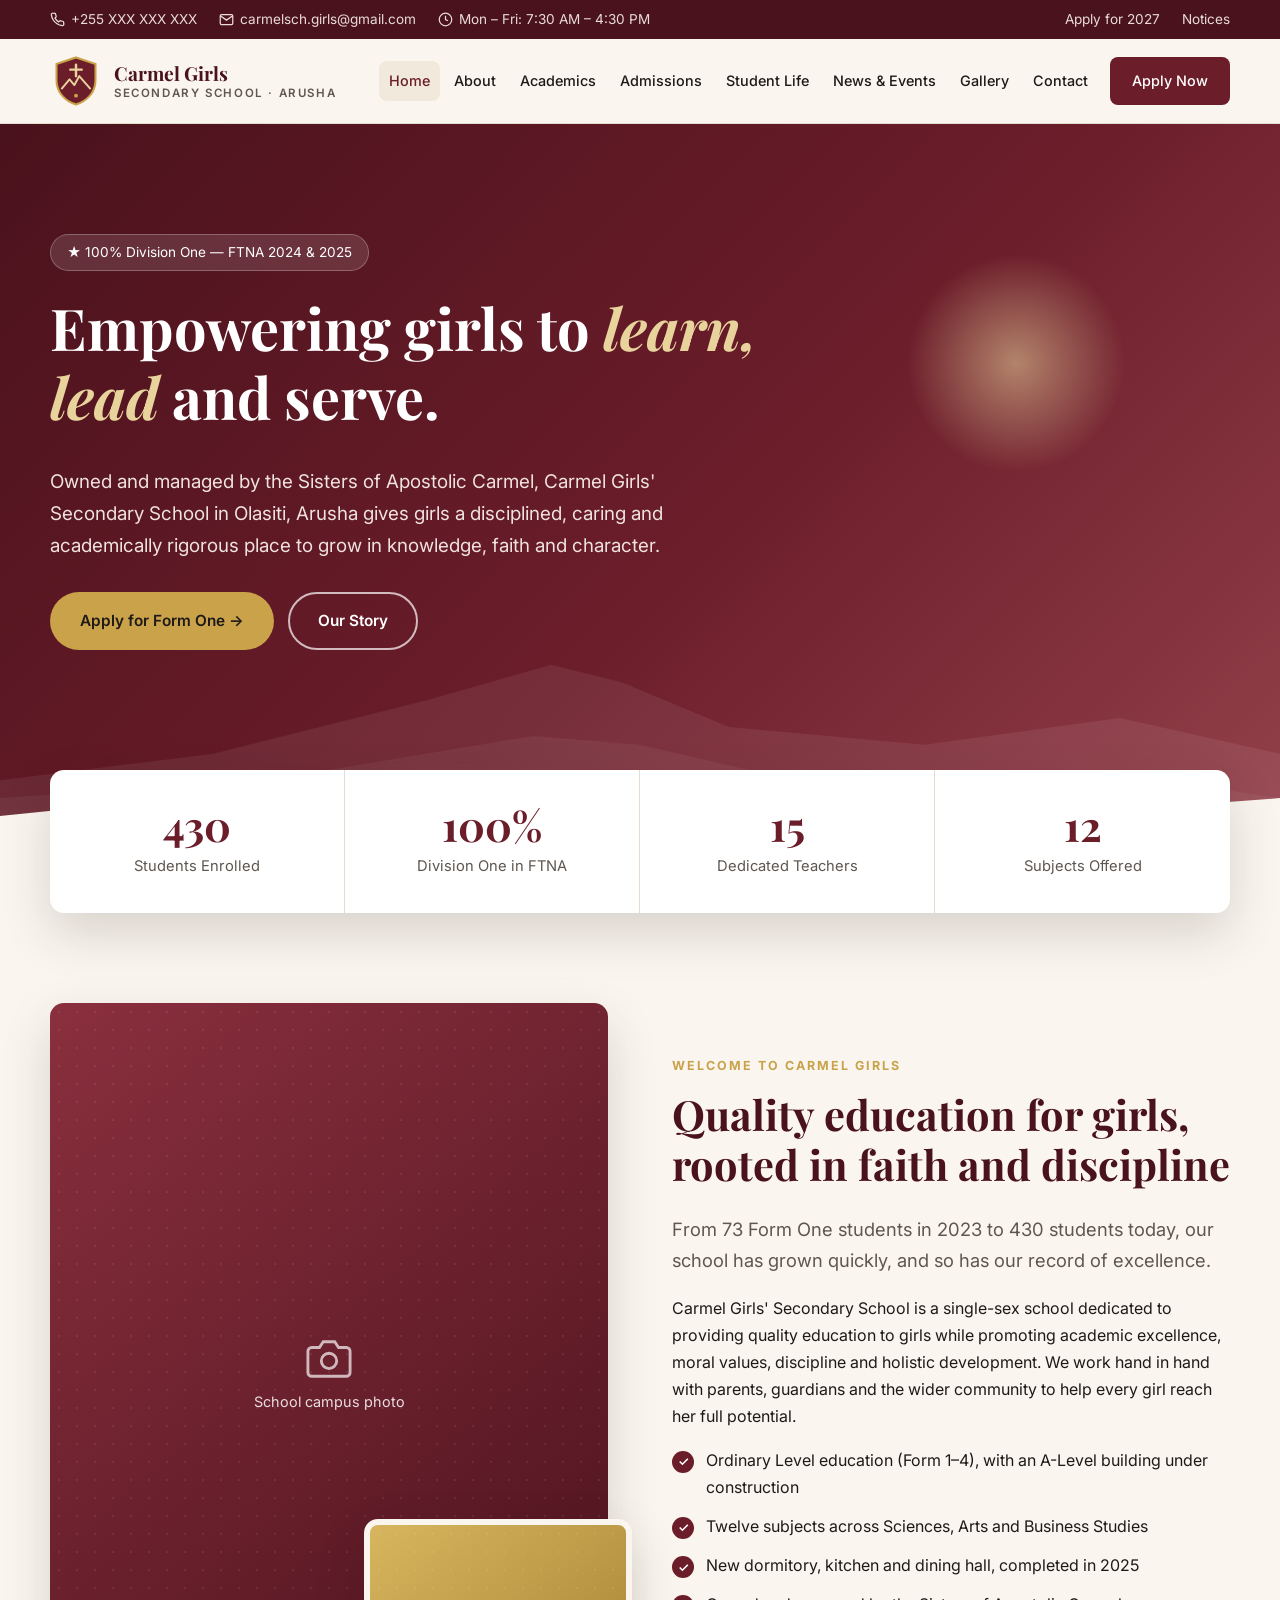
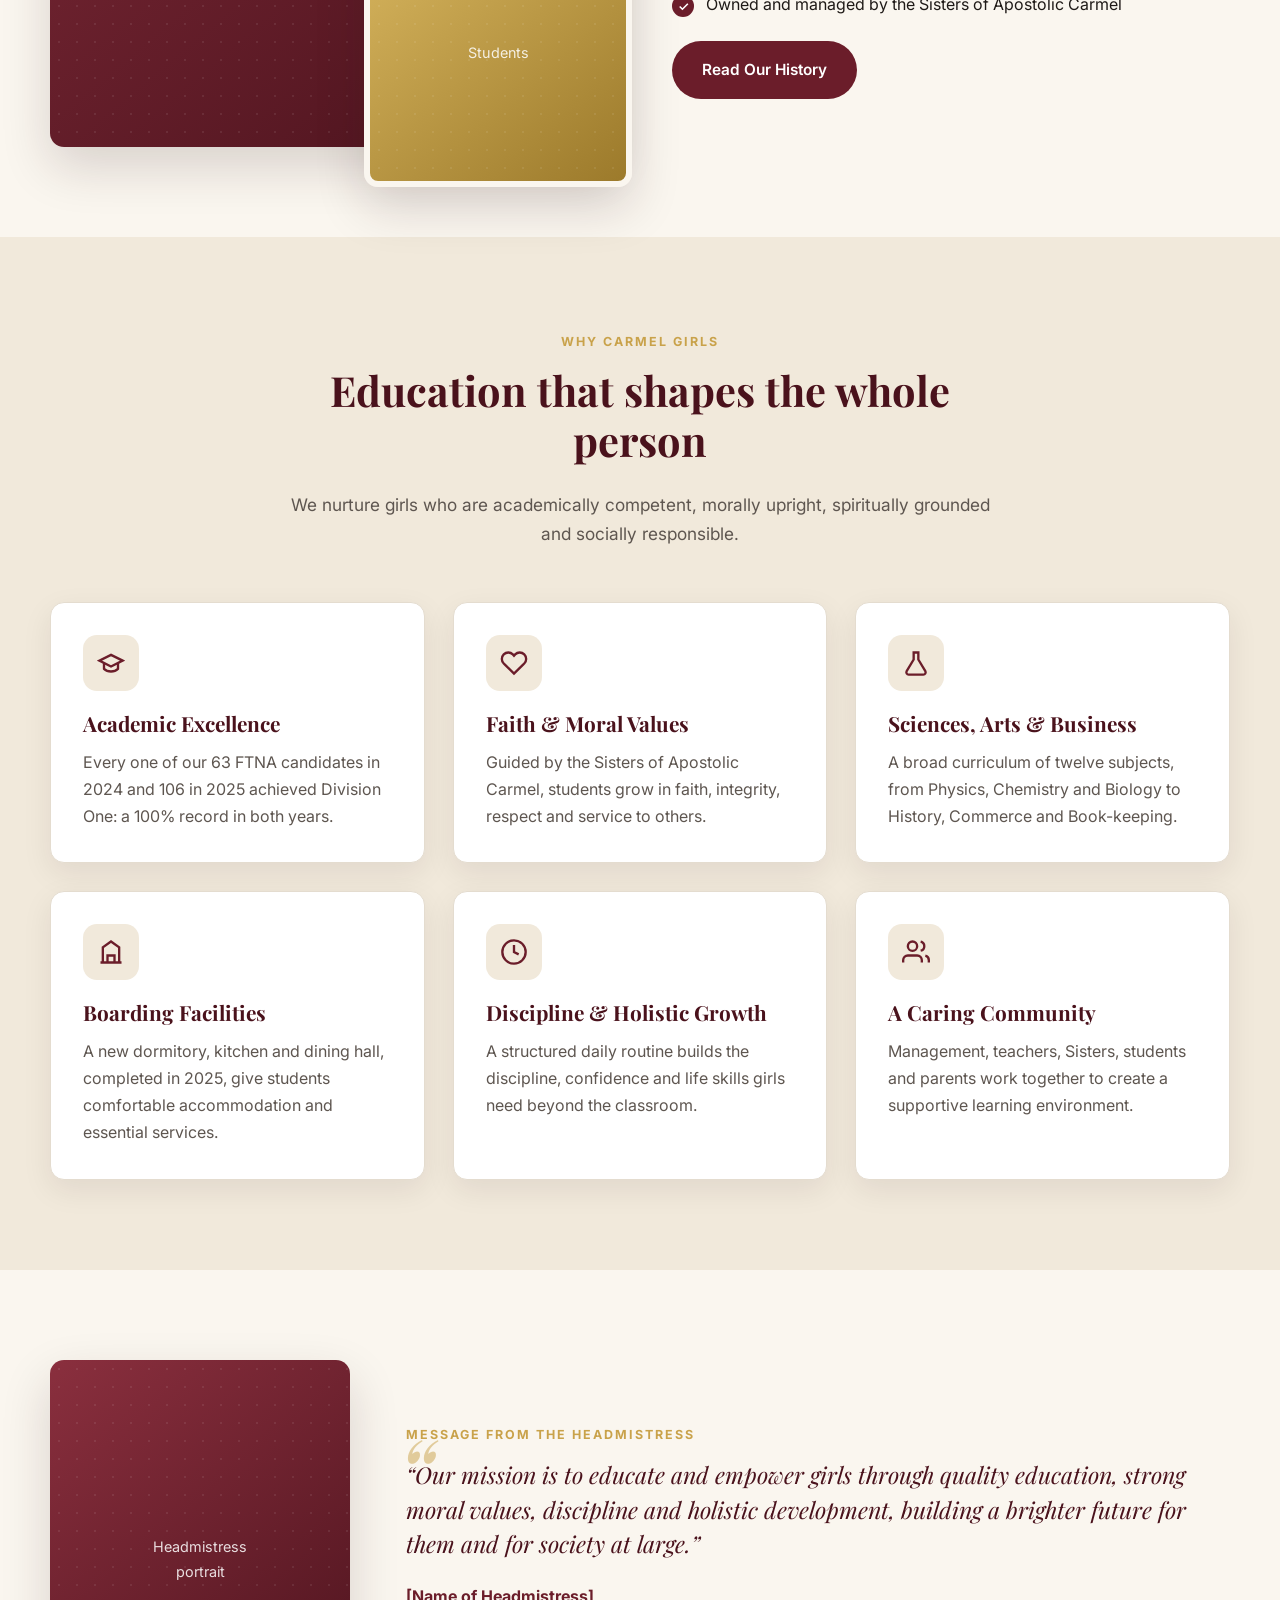
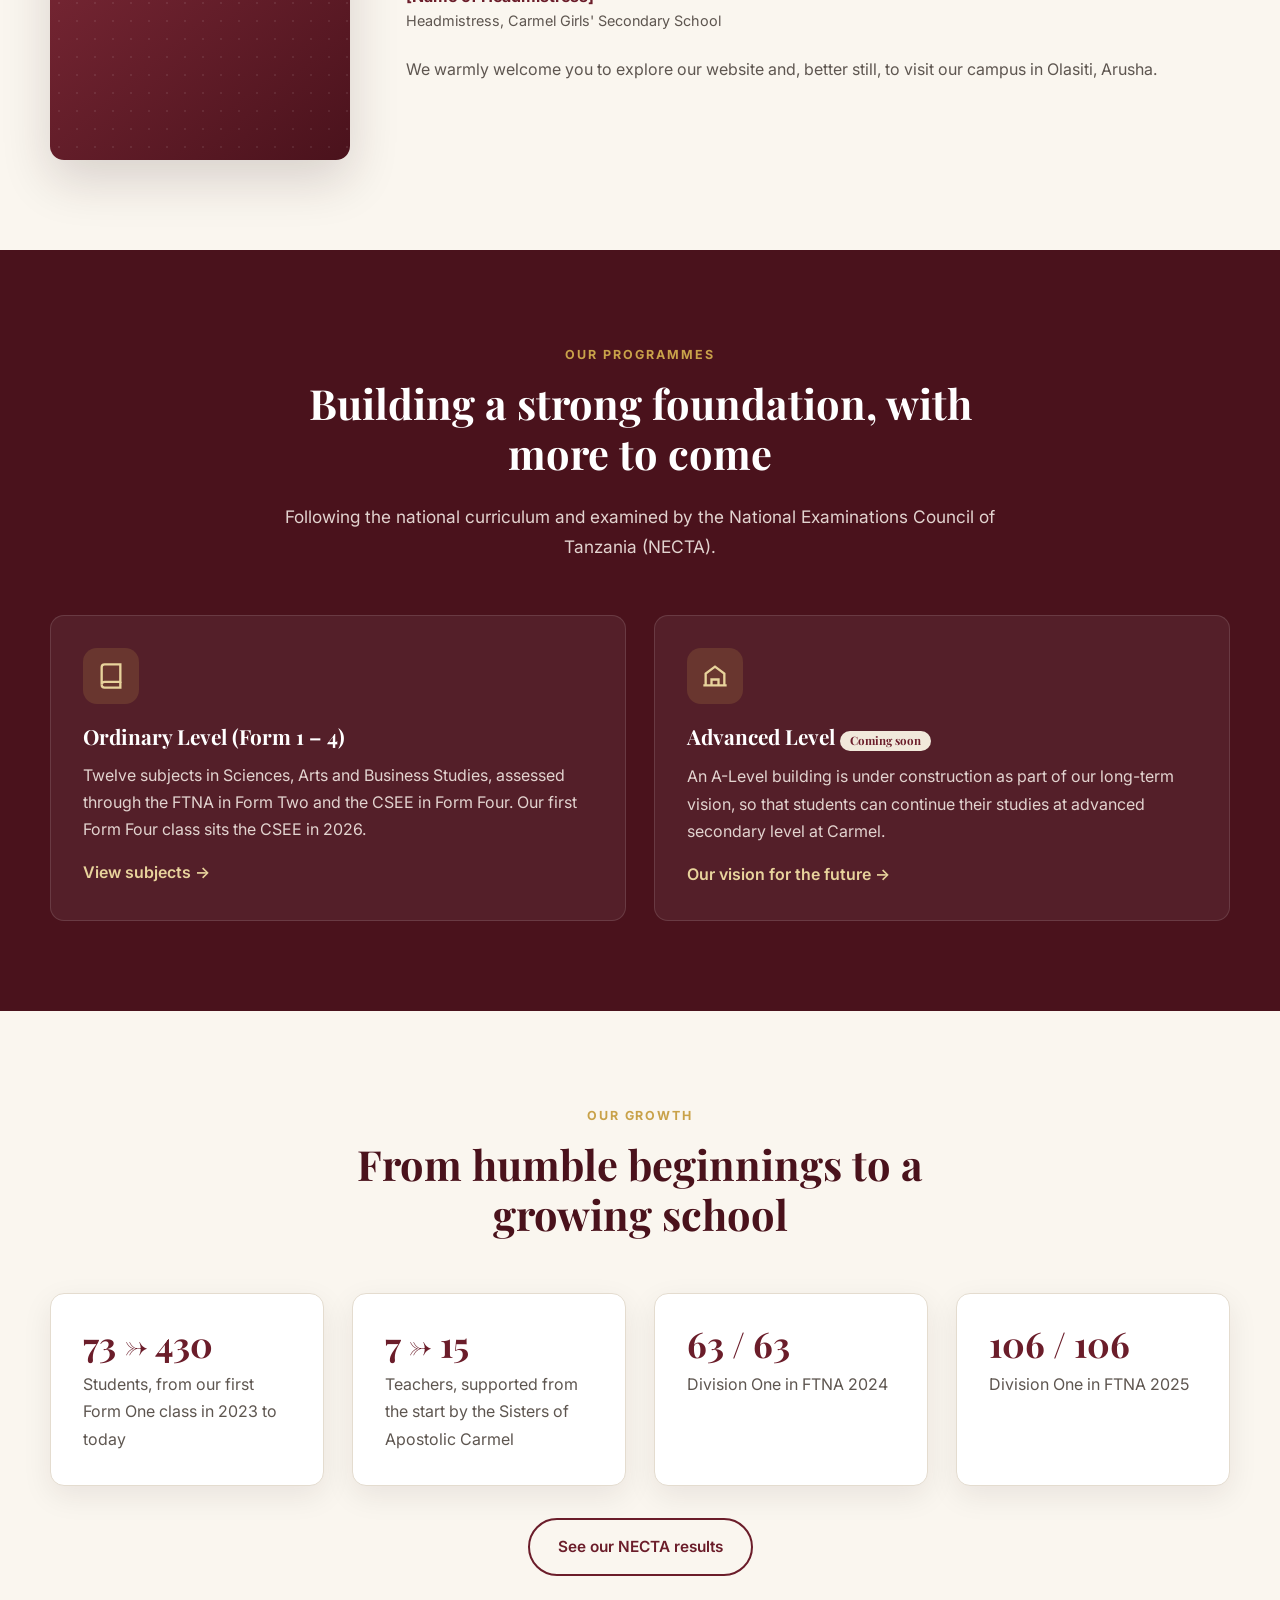
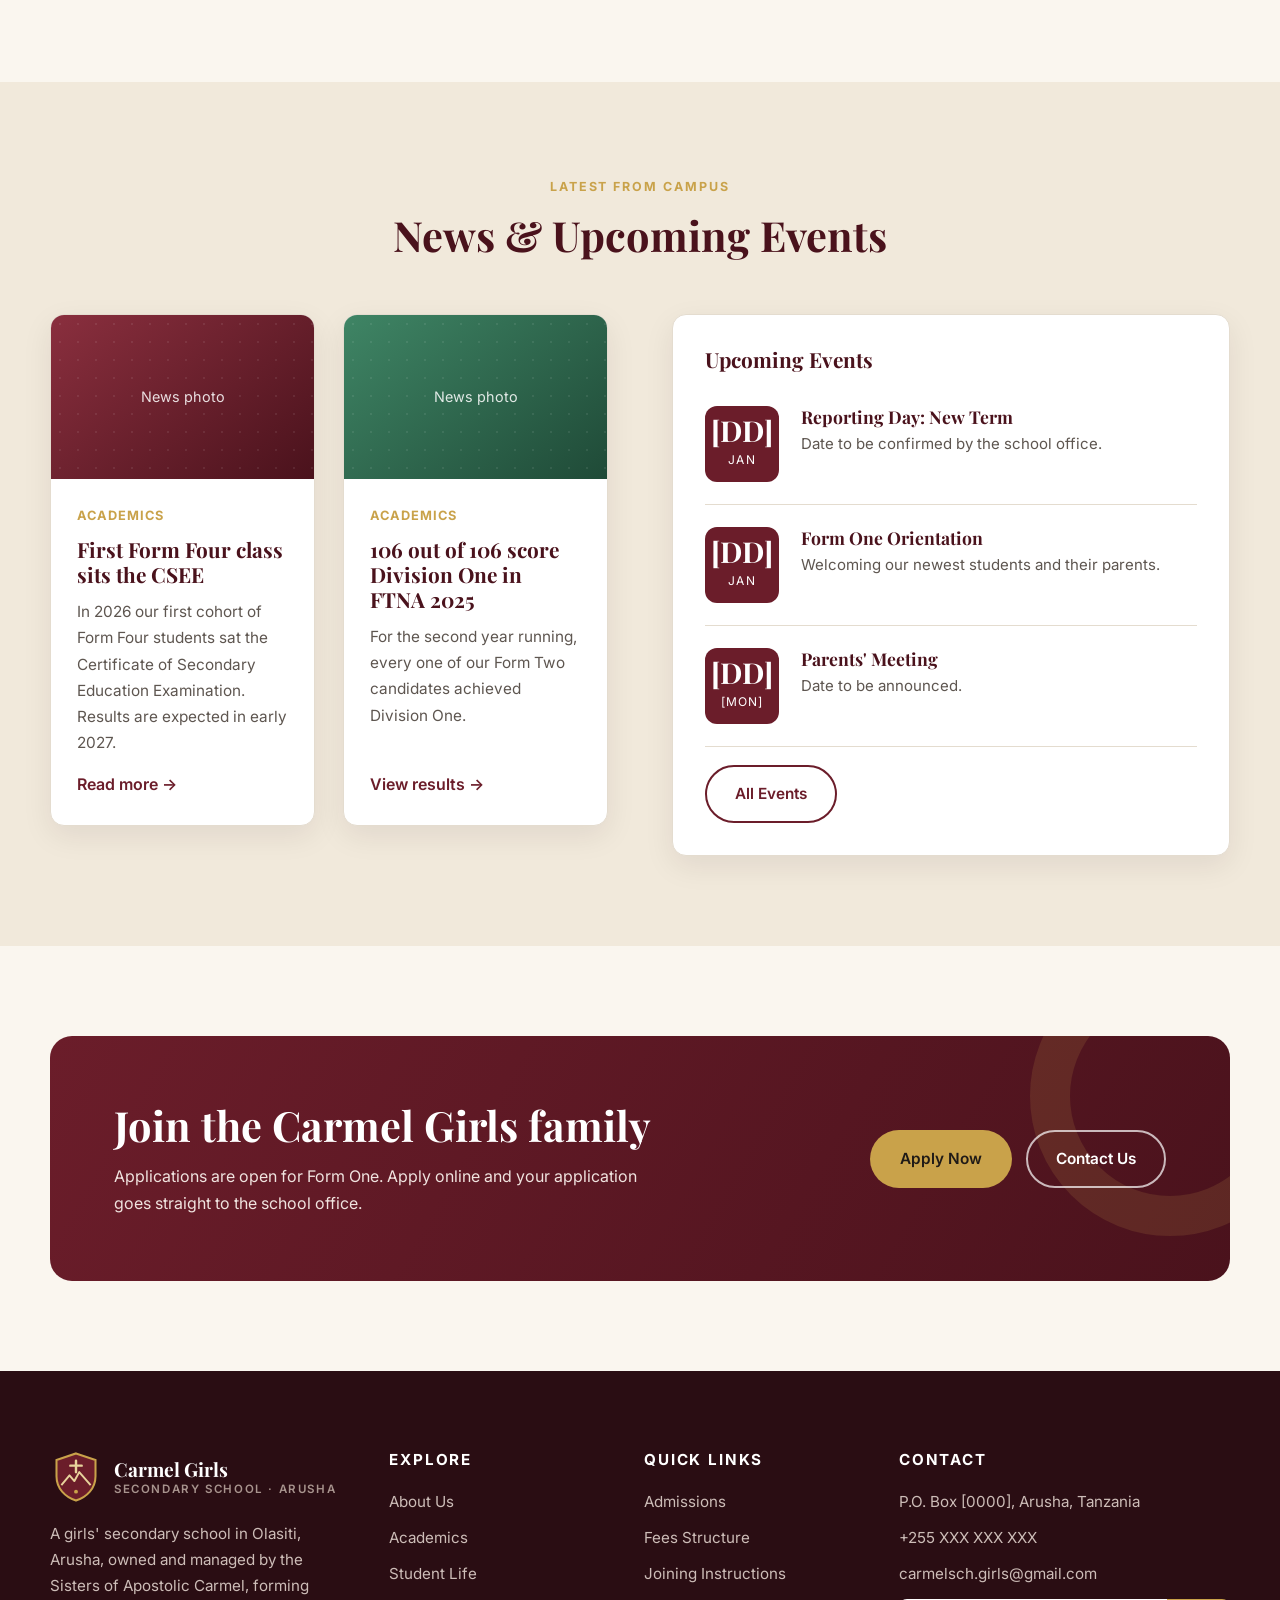
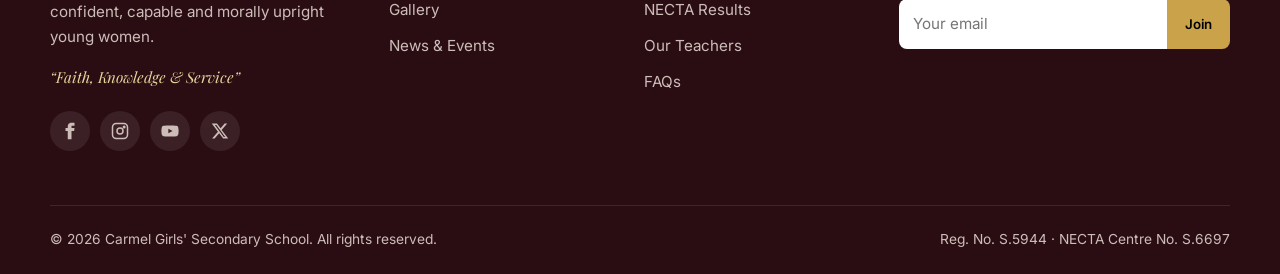
<file: index.html>
<!DOCTYPE html>
<html lang="en">
<head>
  <meta charset="UTF-8">
  <meta name="viewport" content="width=device-width, initial-scale=1.0">
  <title>Carmel Girls' Secondary School | Olasiti, Arusha, Tanzania</title>
  <meta name="description" content="Carmel Girls' Secondary School, Olasiti, Arusha — a girls' secondary school owned by the Sisters of Apostolic Carmel. 100% Division One in FTNA 2024 and 2025.">
  <meta property="og:title" content="Carmel Girls' Secondary School — Arusha">
  <meta property="og:description" content="Quality education for girls, rooted in faith, discipline and holistic development.">
  <meta name="theme-color" content="#6b1d2a">
  <link rel="icon" href="images/favicon.svg" type="image/svg+xml">
  <link rel="preconnect" href="https://fonts.googleapis.com">
  <link rel="preconnect" href="https://fonts.gstatic.com" crossorigin>
  <link href="https://fonts.googleapis.com/css2?family=Inter:wght@400;500;600;700&family=Playfair+Display:ital,wght@0,600;0,700;1,600&display=swap" rel="stylesheet">
  <link rel="stylesheet" href="css/style.css">
</head>
<body>
<div id="site-header"></div>

<main id="main">
  <!-- HERO -->
  <section class="hero">
    <div class="hero__sun"></div>
    <div class="container">
      <div class="hero__inner">
        <span class="hero__badge">★ 100% Division One — FTNA 2024 &amp; 2025</span>
        <h1>Empowering girls to <em>learn, lead</em> and serve.</h1>
        <p>Owned and managed by the Sisters of Apostolic Carmel, Carmel Girls' Secondary School in Olasiti, Arusha gives girls a disciplined, caring and academically rigorous place to grow in knowledge, faith and character.</p>
        <div class="hero__actions">
          <a href="admissions.html#apply" class="btn btn--gold">Apply for Form One →</a>
          <a href="about.html" class="btn btn--outline">Our Story</a>
        </div>
      </div>
    </div>
    <svg class="hero__mountain" viewBox="0 0 1440 220" preserveAspectRatio="none" aria-hidden="true">
      <path fill="rgba(255,255,255,.07)" d="M0 220V150l240-30 240-60 140-40 80 20 120 50 220 20 220-30 180 40v100z"/>
      <path fill="rgba(255,255,255,.05)" d="M0 220V170l300-20 300-50 120 10 260 60 260-30 200 30v50z"/>
      <path fill="#faf6ef" d="M0 220v-30q360-40 720-15t720-5v50z"/>
    </svg>
  </section>

  <!-- STATS -->
  <div class="stats">
    <div class="container">
      <div class="stats__grid">
        <div class="stat"><div class="stat__num" data-count="430">0</div><div class="stat__label">Students Enrolled</div></div>
        <div class="stat"><div class="stat__num" data-count="100" data-suffix="%">0</div><div class="stat__label">Division One in FTNA</div></div>
        <div class="stat"><div class="stat__num" data-count="15">0</div><div class="stat__label">Dedicated Teachers</div></div>
        <div class="stat"><div class="stat__num" data-count="12">0</div><div class="stat__label">Subjects Offered</div></div>
      </div>
    </div>
  </div>

  <!-- WELCOME -->
  <section class="section">
    <div class="container split">
      <div class="photo-stack reveal">
        <div class="photo photo--tall"><div class="photo__label"><svg viewBox="0 0 24 24" fill="none" stroke="currentColor" stroke-width="1.5"><path d="M23 19a2 2 0 0 1-2 2H3a2 2 0 0 1-2-2V8a2 2 0 0 1 2-2h4l2-3h6l2 3h4a2 2 0 0 1 2 2z"/><circle cx="12" cy="13" r="4"/></svg>School campus photo</div></div>
        <div class="photo photo--gold photo--small"><div class="photo__label">Students</div></div>
      </div>
      <div class="reveal">
        <span class="eyebrow">Welcome to Carmel Girls</span>
        <h2>Quality education for girls, rooted in faith and discipline</h2>
        <p class="lead">From 73 Form One students in 2023 to 430 students today, our school has grown quickly, and so has our record of excellence.</p>
        <p>Carmel Girls' Secondary School is a single-sex school dedicated to providing quality education to girls while promoting academic excellence, moral values, discipline and holistic development. We work hand in hand with parents, guardians and the wider community to help every girl reach her full potential.</p>
        <ul class="check-list">
          <li>Ordinary Level education (Form 1–4), with an A-Level building under construction</li>
          <li>Twelve subjects across Sciences, Arts and Business Studies</li>
          <li>New dormitory, kitchen and dining hall, completed in 2025</li>
          <li>Owned and managed by the Sisters of Apostolic Carmel</li>
        </ul>
        <a href="about.html" class="btn btn--maroon">Read Our History</a>
      </div>
    </div>
  </section>

  <!-- WHY CHOOSE -->
  <section class="section section--sand">
    <div class="container">
      <div class="section-head reveal">
        <span class="eyebrow">Why Carmel Girls</span>
        <h2>Education that shapes the whole person</h2>
        <p>We nurture girls who are academically competent, morally upright, spiritually grounded and socially responsible.</p>
      </div>
      <div class="grid grid--3">
        <div class="card reveal">
          <div class="card__icon"><svg viewBox="0 0 24 24" fill="none" stroke="currentColor" stroke-width="2"><path d="M22 10 12 5 2 10l10 5 10-5z"/><path d="M6 12v5c3 3 9 3 12 0v-5"/></svg></div>
          <h3>Academic Excellence</h3>
          <p>Every one of our 63 FTNA candidates in 2024 and 106 in 2025 achieved Division One: a 100% record in both years.</p>
        </div>
        <div class="card reveal">
          <div class="card__icon"><svg viewBox="0 0 24 24" fill="none" stroke="currentColor" stroke-width="2"><path d="M20.8 4.6a5.5 5.5 0 0 0-7.8 0L12 5.7l-1-1.1a5.5 5.5 0 0 0-7.8 7.8l1 1L12 21l7.8-7.6 1-1a5.5 5.5 0 0 0 0-7.8z"/></svg></div>
          <h3>Faith &amp; Moral Values</h3>
          <p>Guided by the Sisters of Apostolic Carmel, students grow in faith, integrity, respect and service to others.</p>
        </div>
        <div class="card reveal">
          <div class="card__icon"><svg viewBox="0 0 24 24" fill="none" stroke="currentColor" stroke-width="2"><path d="M9 3h6M10 3v6L4 19a2 2 0 0 0 1.7 3h12.6a2 2 0 0 0 1.7-3L14 9V3"/></svg></div>
          <h3>Sciences, Arts &amp; Business</h3>
          <p>A broad curriculum of twelve subjects, from Physics, Chemistry and Biology to History, Commerce and Book-keeping.</p>
        </div>
        <div class="card reveal">
          <div class="card__icon"><svg viewBox="0 0 24 24" fill="none" stroke="currentColor" stroke-width="2"><path d="M3 21h18M5 21V8l7-5 7 5v13M9 21v-6h6v6"/></svg></div>
          <h3>Boarding Facilities</h3>
          <p>A new dormitory, kitchen and dining hall, completed in 2025, give students comfortable accommodation and essential services.</p>
        </div>
        <div class="card reveal">
          <div class="card__icon"><svg viewBox="0 0 24 24" fill="none" stroke="currentColor" stroke-width="2"><circle cx="12" cy="12" r="10"/><path d="M12 6v6l4 2"/></svg></div>
          <h3>Discipline &amp; Holistic Growth</h3>
          <p>A structured daily routine builds the discipline, confidence and life skills girls need beyond the classroom.</p>
        </div>
        <div class="card reveal">
          <div class="card__icon"><svg viewBox="0 0 24 24" fill="none" stroke="currentColor" stroke-width="2"><path d="M17 21v-2a4 4 0 0 0-4-4H5a4 4 0 0 0-4 4v2"/><circle cx="9" cy="7" r="4"/><path d="M23 21v-2a4 4 0 0 0-3-3.9M16 3.1a4 4 0 0 1 0 7.8"/></svg></div>
          <h3>A Caring Community</h3>
          <p>Management, teachers, Sisters, students and parents work together to create a supportive learning environment.</p>
        </div>
      </div>
    </div>
  </section>

  <!-- HEAD'S MESSAGE -->
  <section class="section">
    <div class="container message">
      <div class="photo photo--tall reveal"><div class="photo__label">Headmistress<br>portrait</div></div>
      <div class="reveal">
        <span class="eyebrow">Message from the Headmistress</span>
        <blockquote>
          “Our mission is to educate and empower girls through quality education, strong moral values, discipline and holistic development, building a brighter future for them and for society at large.”
          <div class="signature"><strong>[Name of Headmistress]</strong><span>Headmistress, Carmel Girls' Secondary School</span></div>
        </blockquote>
        <p style="margin-top:24px;color:var(--muted)">We warmly welcome you to explore our website and, better still, to visit our campus in Olasiti, Arusha.</p>
      </div>
    </div>
  </section>

  <!-- PROGRAMMES -->
  <section class="section section--maroon">
    <div class="container">
      <div class="section-head reveal">
        <span class="eyebrow">Our Programmes</span>
        <h2>Building a strong foundation, with more to come</h2>
        <p>Following the national curriculum and examined by the National Examinations Council of Tanzania (NECTA).</p>
      </div>
      <div class="grid grid--2">
        <div class="card reveal">
          <div class="card__icon"><svg viewBox="0 0 24 24" fill="none" stroke="currentColor" stroke-width="2"><path d="M4 19.5A2.5 2.5 0 0 1 6.5 17H20V2H6.5A2.5 2.5 0 0 0 4 4.5v15z"/><path d="M4 19.5A2.5 2.5 0 0 0 6.5 22H20v-5"/></svg></div>
          <h3>Ordinary Level (Form 1 – 4)</h3>
          <p>Twelve subjects in Sciences, Arts and Business Studies, assessed through the FTNA in Form Two and the CSEE in Form Four. Our first Form Four class sits the CSEE in 2026.</p>
          <p style="margin-top:16px"><a href="academics.html#subjects" style="color:var(--gold-light);font-weight:600">View subjects →</a></p>
        </div>
        <div class="card reveal">
          <div class="card__icon"><svg viewBox="0 0 24 24" fill="none" stroke="currentColor" stroke-width="2"><path d="M2 20h20M4 20V10l8-6 8 6v10"/><path d="M9 20v-5h6v5"/></svg></div>
          <h3>Advanced Level <span class="badge">Coming soon</span></h3>
          <p>An A-Level building is under construction as part of our long-term vision, so that students can continue their studies at advanced secondary level at Carmel.</p>
          <p style="margin-top:16px"><a href="about.html#future" style="color:var(--gold-light);font-weight:600">Our vision for the future →</a></p>
        </div>
      </div>
    </div>
  </section>

  <!-- MILESTONES (replaces testimonials) -->
  <section class="section">
    <div class="container">
      <div class="section-head reveal">
        <span class="eyebrow">Our Growth</span>
        <h2>From humble beginnings to a growing school</h2>
      </div>
      <div class="grid grid--4">
        <div class="card reveal"><div class="stat__num" style="font-size:2.2rem">73 → 430</div><p style="margin-top:10px">Students, from our first Form One class in 2023 to today</p></div>
        <div class="card reveal"><div class="stat__num" style="font-size:2.2rem">7 → 15</div><p style="margin-top:10px">Teachers, supported from the start by the Sisters of Apostolic Carmel</p></div>
        <div class="card reveal"><div class="stat__num" style="font-size:2.2rem">63 / 63</div><p style="margin-top:10px">Division One in FTNA 2024</p></div>
        <div class="card reveal"><div class="stat__num" style="font-size:2.2rem">106 / 106</div><p style="margin-top:10px">Division One in FTNA 2025</p></div>
      </div>
      <p style="text-align:center;margin-top:32px"><a href="academics.html#results" class="btn btn--ghost">See our NECTA results</a></p>
    </div>
  </section>

  <!-- NEWS + EVENTS -->
  <section class="section section--sand">
    <div class="container">
      <div class="section-head reveal">
        <span class="eyebrow">Latest From Campus</span>
        <h2>News &amp; Upcoming Events</h2>
      </div>
      <div class="split" style="align-items:start">
        <div class="grid grid--2">
          <article class="news-card reveal">
            <div class="photo"><div class="photo__label">News photo</div></div>
            <div class="news-card__body">
              <div class="news-card__meta">Academics</div>
              <h3>First Form Four class sits the CSEE</h3>
              <p>In 2026 our first cohort of Form Four students sat the Certificate of Secondary Education Examination. Results are expected in early 2027.</p>
              <a href="news.html" class="more">Read more →</a>
            </div>
          </article>
          <article class="news-card reveal">
            <div class="photo photo--green"><div class="photo__label">News photo</div></div>
            <div class="news-card__body">
              <div class="news-card__meta">Academics</div>
              <h3>106 out of 106 score Division One in FTNA 2025</h3>
              <p>For the second year running, every one of our Form Two candidates achieved Division One.</p>
              <a href="academics.html#results" class="more">View results →</a>
            </div>
          </article>
        </div>
        <div class="card reveal">
          <h3>Upcoming Events</h3>
          <div class="event"><div class="event__date"><strong>[DD]</strong><span>Jan</span></div><div><h4>Reporting Day: New Term</h4><p>Date to be confirmed by the school office.</p></div></div>
          <div class="event"><div class="event__date"><strong>[DD]</strong><span>Jan</span></div><div><h4>Form One Orientation</h4><p>Welcoming our newest students and their parents.</p></div></div>
          <div class="event"><div class="event__date"><strong>[DD]</strong><span>[Mon]</span></div><div><h4>Parents' Meeting</h4><p>Date to be announced.</p></div></div>
          <a href="news.html#events" class="btn btn--ghost" style="margin-top:18px">All Events</a>
        </div>
      </div>
    </div>
  </section>

  <!-- CTA -->
  <section class="section">
    <div class="container">
      <div class="cta reveal">
        <div>
          <h2>Join the Carmel Girls family</h2>
          <p>Applications are open for Form One. Apply online and your application goes straight to the school office.</p>
        </div>
        <div class="hero__actions" style="margin:0">
          <a href="admissions.html#apply" class="btn btn--gold">Apply Now</a>
          <a href="contact.html" class="btn btn--outline">Contact Us</a>
        </div>
      </div>
    </div>
  </section>
</main>

<div id="site-footer"></div>
<script src="js/main.js"></script>
</body>
</html>
</file>
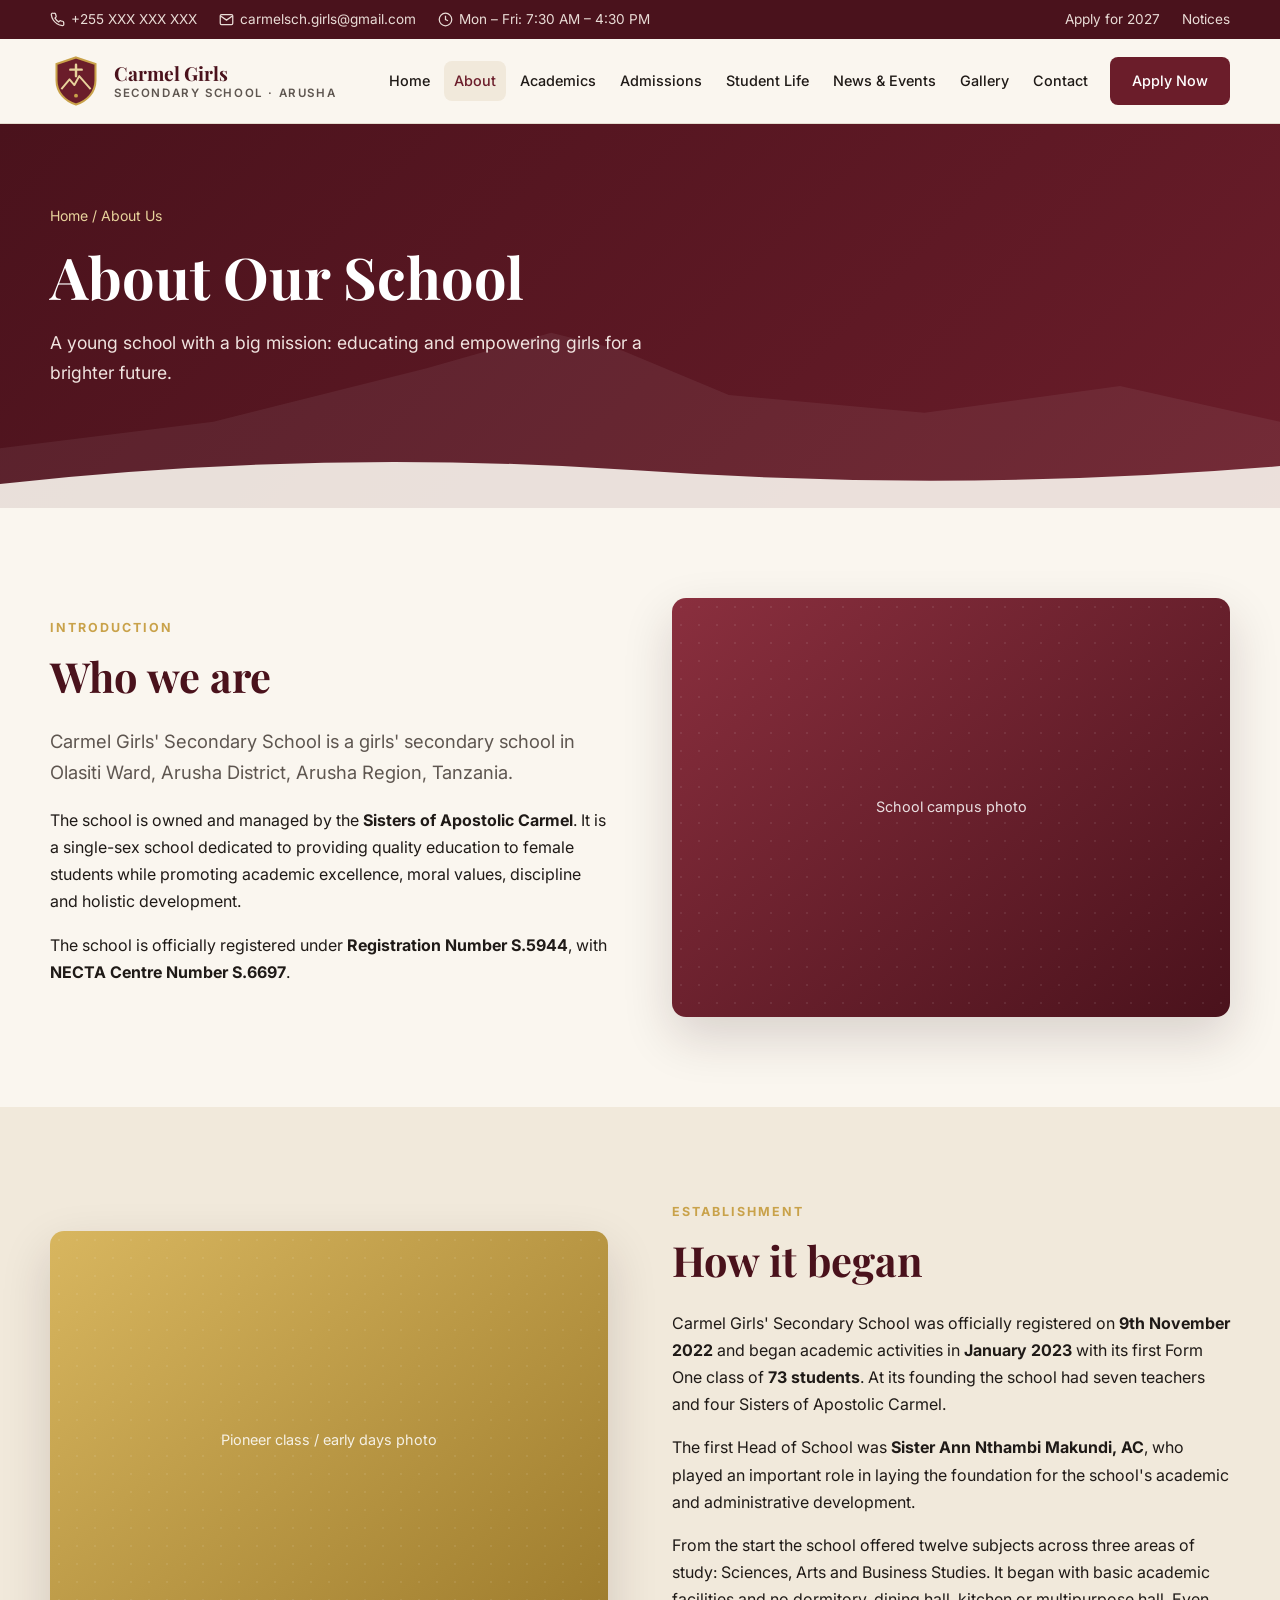
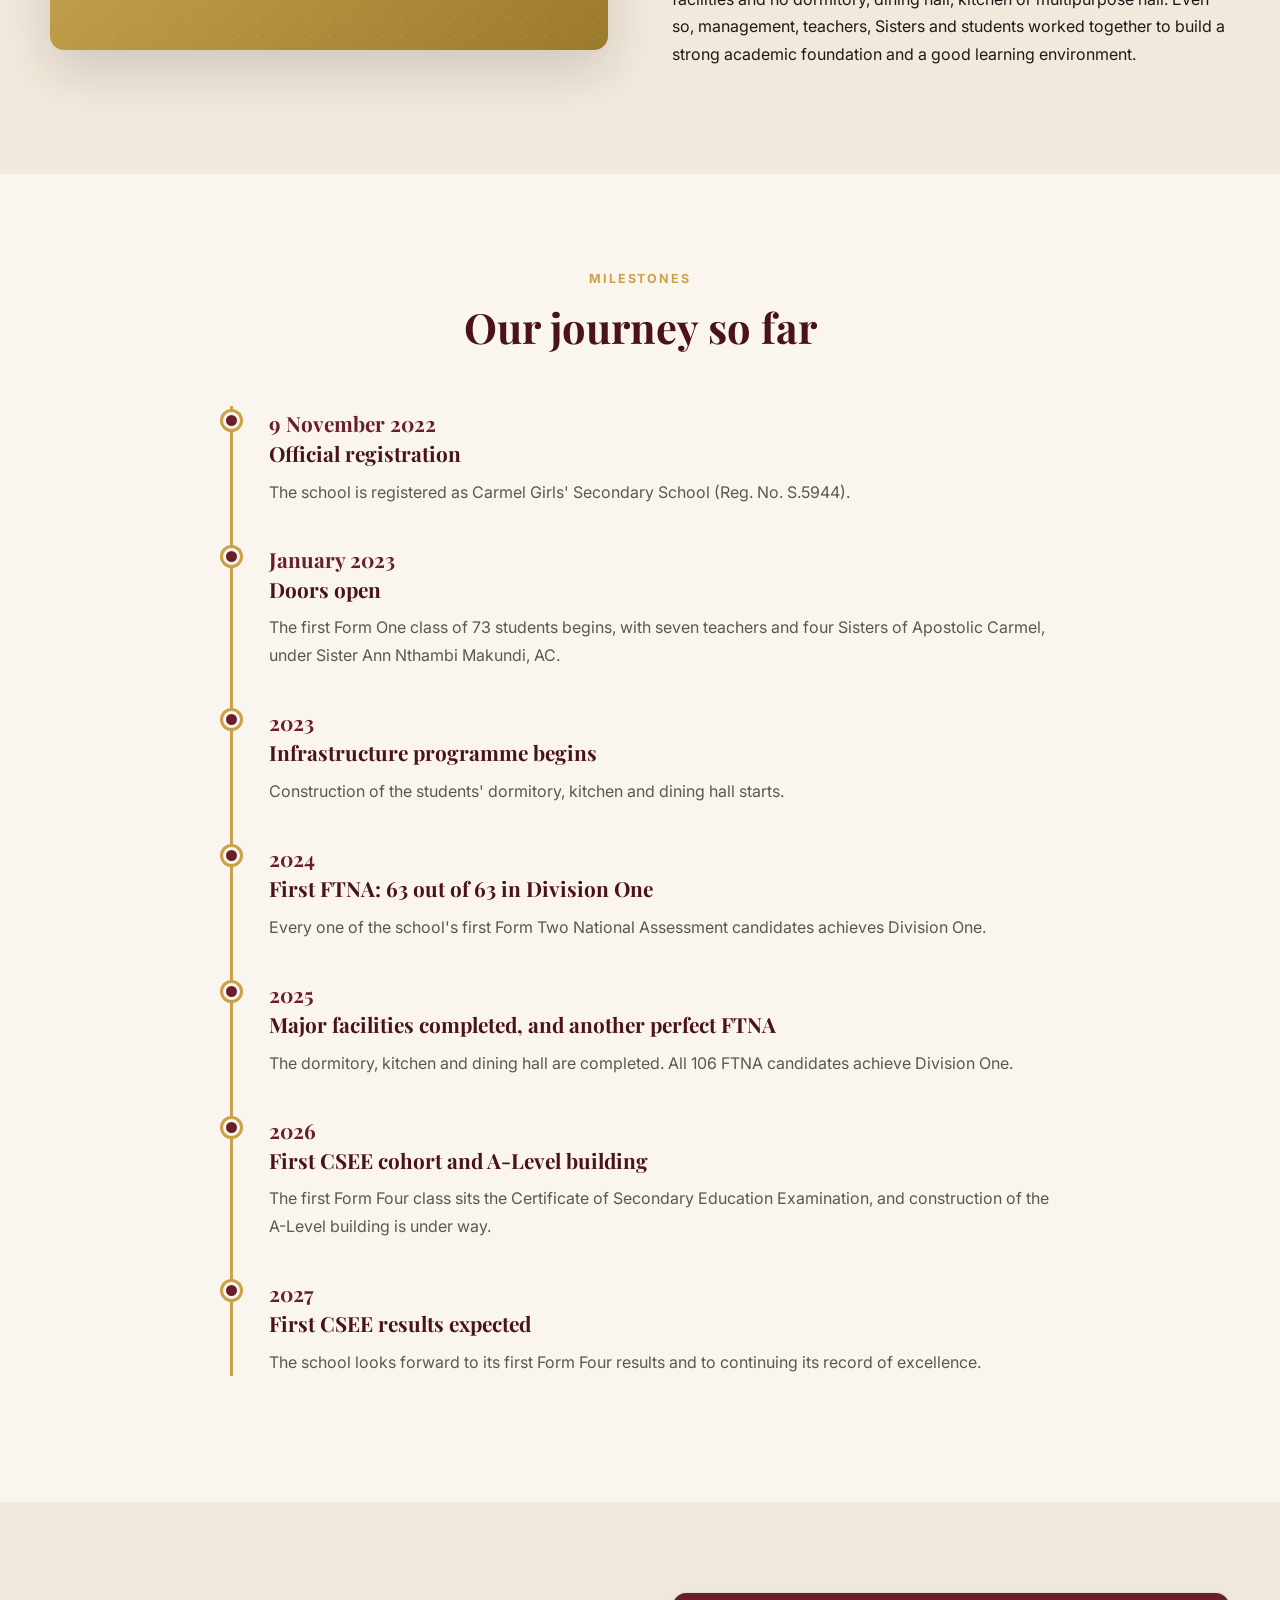
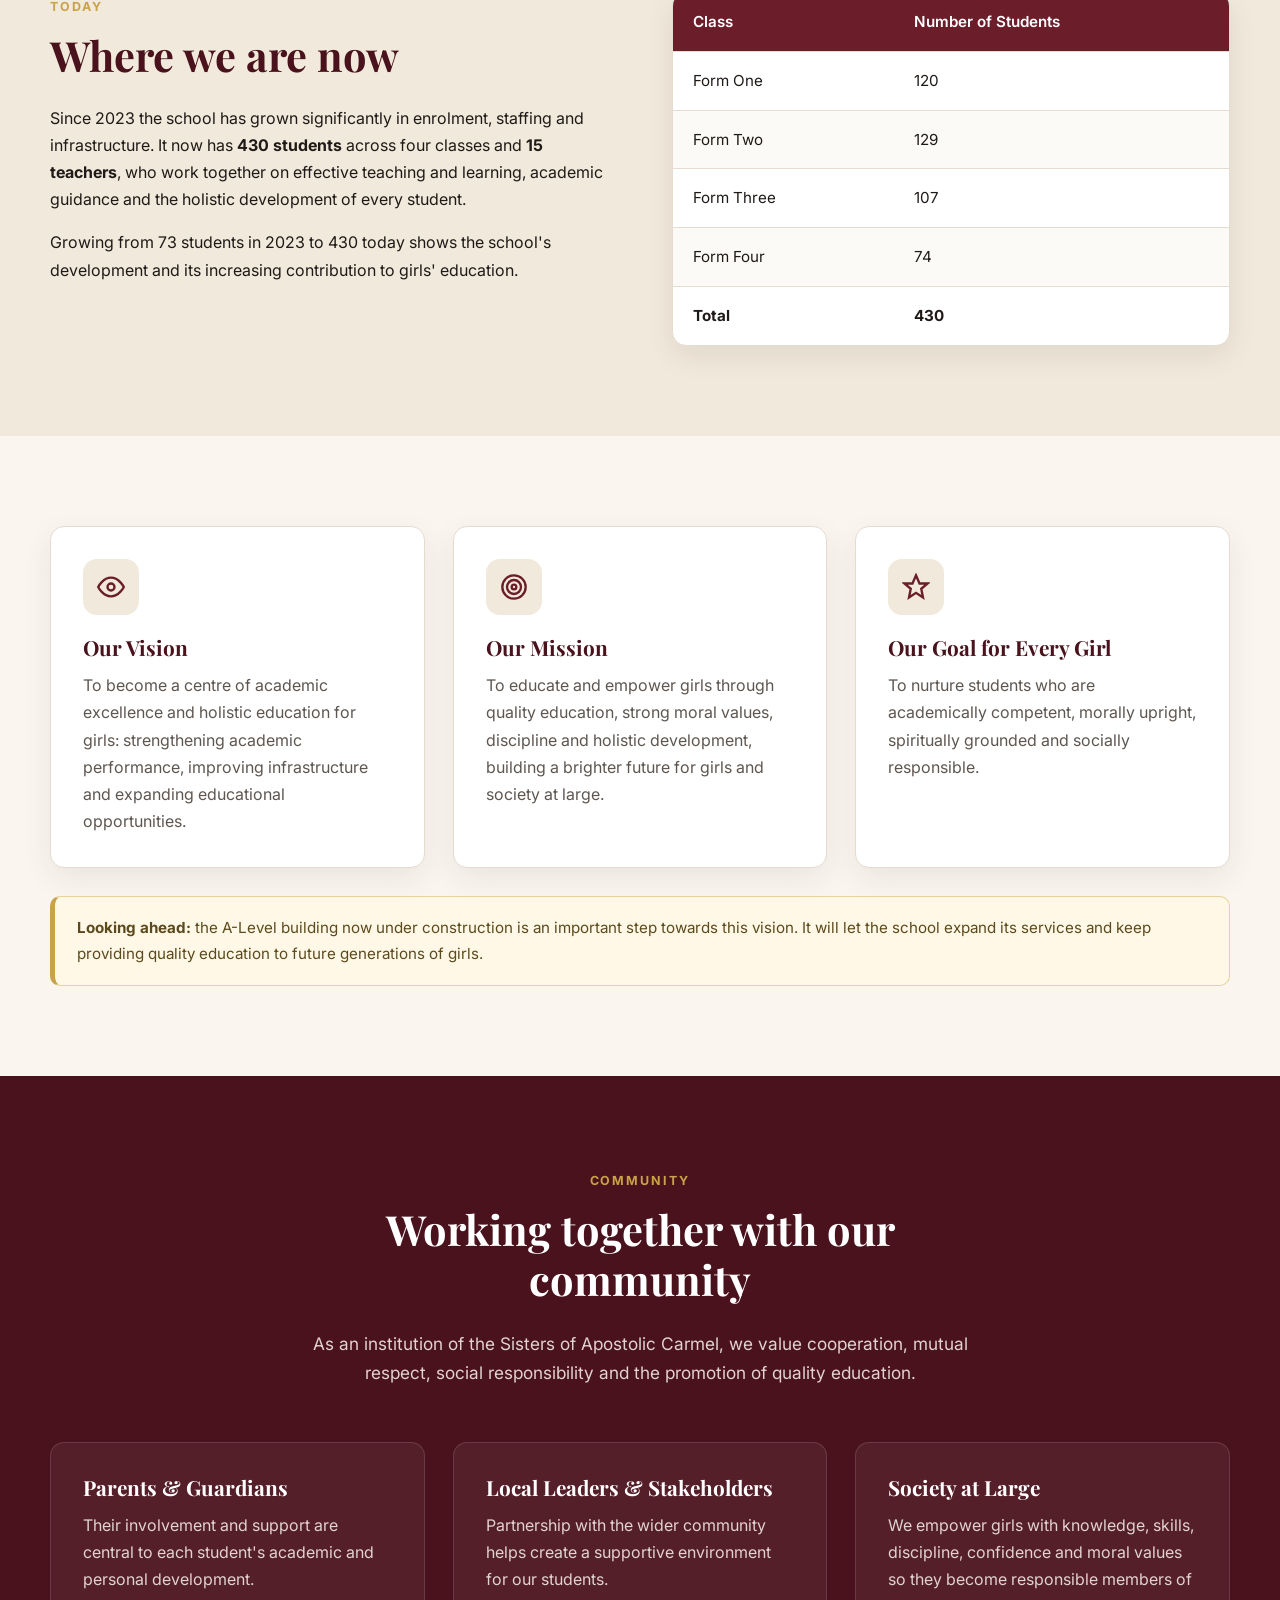
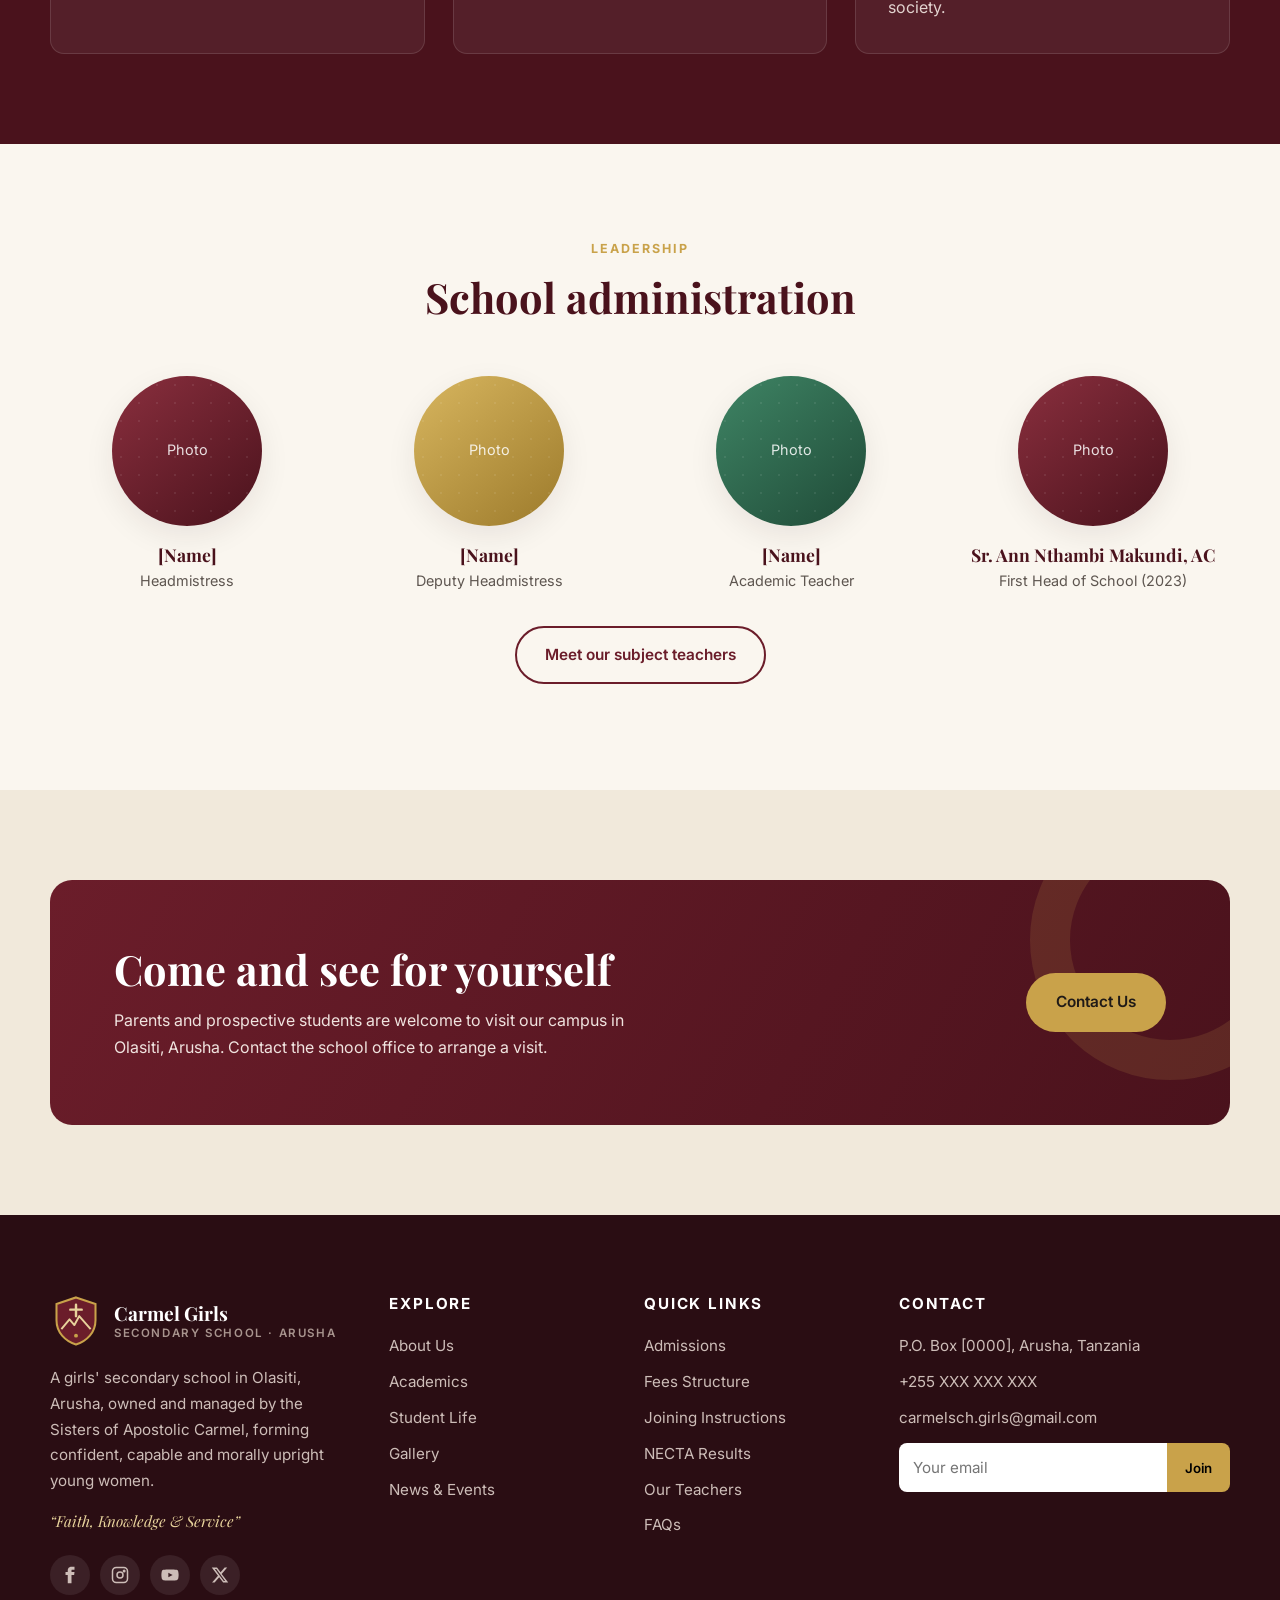
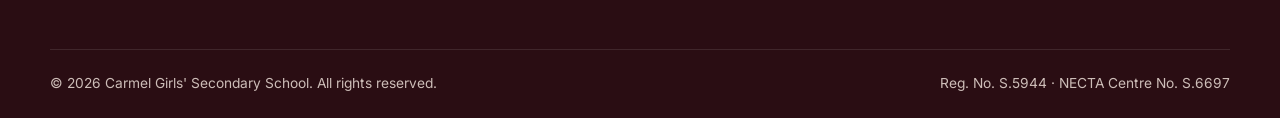
<file: about.html>
<!DOCTYPE html>
<html lang="en">
<head>
  <meta charset="UTF-8">
  <meta name="viewport" content="width=device-width, initial-scale=1.0">
  <title>About Us | Carmel Girls' Secondary School, Arusha</title>
  <meta name="description" content="The history of Carmel Girls' Secondary School, Olasiti, Arusha: founded 2023 by the Sisters of Apostolic Carmel, Reg. No. S.5944, Centre No. S.6697.">
  <meta name="theme-color" content="#6b1d2a">
  <link rel="icon" href="images/favicon.svg" type="image/svg+xml">
  <link rel="preconnect" href="https://fonts.googleapis.com">
  <link rel="preconnect" href="https://fonts.gstatic.com" crossorigin>
  <link href="https://fonts.googleapis.com/css2?family=Inter:wght@400;500;600;700&family=Playfair+Display:ital,wght@0,600;0,700;1,600&display=swap" rel="stylesheet">
  <link rel="stylesheet" href="css/style.css">
</head>
<body>
<div id="site-header"></div>

<main id="main">
  <section class="page-banner">
    <div class="container">
      <div class="breadcrumb"><a href="index.html">Home</a> / About Us</div>
      <h1>About Our School</h1>
      <p>A young school with a big mission: educating and empowering girls for a brighter future.</p>
    </div>
    <svg class="hero__mountain" viewBox="0 0 1440 220" preserveAspectRatio="none" aria-hidden="true"><path fill="rgba(255,255,255,.07)" d="M0 220V150l240-30 240-60 140-40 80 20 120 50 220 20 220-30 180 40v100z"/><path fill="#faf6ef" d="M0 220v-30q360-40 720-15t720-5v50z"/></svg>
  </section>

  <!-- INTRODUCTION -->
  <section class="section">
    <div class="container split">
      <div class="reveal">
        <span class="eyebrow">Introduction</span>
        <h2>Who we are</h2>
        <p class="lead">Carmel Girls' Secondary School is a girls' secondary school in Olasiti Ward, Arusha District, Arusha Region, Tanzania.</p>
        <p>The school is owned and managed by the <strong>Sisters of Apostolic Carmel</strong>. It is a single-sex school dedicated to providing quality education to female students while promoting academic excellence, moral values, discipline and holistic development.</p>
        <p>The school is officially registered under <strong>Registration Number S.5944</strong>, with <strong>NECTA Centre Number S.6697</strong>.</p>
      </div>
      <div class="photo reveal"><div class="photo__label">School campus photo</div></div>
    </div>
  </section>

  <!-- ESTABLISHMENT -->
  <section class="section section--sand">
    <div class="container split">
      <div class="photo photo--gold reveal"><div class="photo__label">Pioneer class / early days photo</div></div>
      <div class="reveal">
        <span class="eyebrow">Establishment</span>
        <h2>How it began</h2>
        <p>Carmel Girls' Secondary School was officially registered on <strong>9th November 2022</strong> and began academic activities in <strong>January 2023</strong> with its first Form One class of <strong>73 students</strong>. At its founding the school had seven teachers and four Sisters of Apostolic Carmel.</p>
        <p>The first Head of School was <strong>Sister Ann Nthambi Makundi, AC</strong>, who played an important role in laying the foundation for the school's academic and administrative development.</p>
        <p>From the start the school offered twelve subjects across three areas of study: Sciences, Arts and Business Studies. It began with basic academic facilities and no dormitory, dining hall, kitchen or multipurpose hall. Even so, management, teachers, Sisters and students worked together to build a strong academic foundation and a good learning environment.</p>
      </div>
    </div>
  </section>

  <!-- TIMELINE -->
  <section class="section">
    <div class="container">
      <div class="section-head reveal">
        <span class="eyebrow">Milestones</span>
        <h2>Our journey so far</h2>
      </div>
      <div class="timeline">
        <div class="timeline__item reveal"><div class="timeline__year">9 November 2022</div><h3>Official registration</h3><p>The school is registered as Carmel Girls' Secondary School (Reg. No. S.5944).</p></div>
        <div class="timeline__item reveal"><div class="timeline__year">January 2023</div><h3>Doors open</h3><p>The first Form One class of 73 students begins, with seven teachers and four Sisters of Apostolic Carmel, under Sister Ann Nthambi Makundi, AC.</p></div>
        <div class="timeline__item reveal"><div class="timeline__year">2023</div><h3>Infrastructure programme begins</h3><p>Construction of the students' dormitory, kitchen and dining hall starts.</p></div>
        <div class="timeline__item reveal"><div class="timeline__year">2024</div><h3>First FTNA: 63 out of 63 in Division One</h3><p>Every one of the school's first Form Two National Assessment candidates achieves Division One.</p></div>
        <div class="timeline__item reveal"><div class="timeline__year">2025</div><h3>Major facilities completed, and another perfect FTNA</h3><p>The dormitory, kitchen and dining hall are completed. All 106 FTNA candidates achieve Division One.</p></div>
        <div class="timeline__item reveal"><div class="timeline__year">2026</div><h3>First CSEE cohort and A-Level building</h3><p>The first Form Four class sits the Certificate of Secondary Education Examination, and construction of the A-Level building is under way.</p></div>
        <div class="timeline__item reveal"><div class="timeline__year">2027</div><h3>First CSEE results expected</h3><p>The school looks forward to its first Form Four results and to continuing its record of excellence.</p></div>
      </div>
    </div>
  </section>

  <!-- CURRENT SITUATION -->
  <section class="section section--sand">
    <div class="container split" style="align-items:start">
      <div class="reveal">
        <span class="eyebrow">Today</span>
        <h2>Where we are now</h2>
        <p>Since 2023 the school has grown significantly in enrolment, staffing and infrastructure. It now has <strong>430 students</strong> across four classes and <strong>15 teachers</strong>, who work together on effective teaching and learning, academic guidance and the holistic development of every student.</p>
        <p>Growing from 73 students in 2023 to 430 today shows the school's development and its increasing contribution to girls' education.</p>
      </div>
      <div class="table-wrap reveal">
        <table style="min-width:0">
          <thead><tr><th>Class</th><th>Number of Students</th></tr></thead>
          <tbody>
            <tr><td>Form One</td><td>120</td></tr>
            <tr><td>Form Two</td><td>129</td></tr>
            <tr><td>Form Three</td><td>107</td></tr>
            <tr><td>Form Four</td><td>74</td></tr>
            <tr><td><strong>Total</strong></td><td><strong>430</strong></td></tr>
          </tbody>
        </table>
      </div>
    </div>
  </section>

  <!-- VISION / MISSION -->
  <section class="section">
    <div class="container">
      <div class="grid grid--3">
        <div class="card reveal" id="future">
          <div class="card__icon"><svg viewBox="0 0 24 24" fill="none" stroke="currentColor" stroke-width="2"><path d="M1 12s4-8 11-8 11 8 11 8-4 8-11 8S1 12 1 12z"/><circle cx="12" cy="12" r="3"/></svg></div>
          <h3>Our Vision</h3>
          <p>To become a centre of academic excellence and holistic education for girls: strengthening academic performance, improving infrastructure and expanding educational opportunities.</p>
        </div>
        <div class="card reveal">
          <div class="card__icon"><svg viewBox="0 0 24 24" fill="none" stroke="currentColor" stroke-width="2"><circle cx="12" cy="12" r="10"/><circle cx="12" cy="12" r="6"/><circle cx="12" cy="12" r="2"/></svg></div>
          <h3>Our Mission</h3>
          <p>To educate and empower girls through quality education, strong moral values, discipline and holistic development, building a brighter future for girls and society at large.</p>
        </div>
        <div class="card reveal">
          <div class="card__icon"><svg viewBox="0 0 24 24" fill="none" stroke="currentColor" stroke-width="2"><path d="M12 2l3 7h7l-5.5 4.5L18 21l-6-4-6 4 1.5-7.5L2 9h7z"/></svg></div>
          <h3>Our Goal for Every Girl</h3>
          <p>To nurture students who are academically competent, morally upright, spiritually grounded and socially responsible.</p>
        </div>
      </div>
      <div class="notice reveal" style="margin-top:28px"><strong>Looking ahead:</strong> the A-Level building now under construction is an important step towards this vision. It will let the school expand its services and keep providing quality education to future generations of girls.</div>
    </div>
  </section>

  <!-- COMMUNITY -->
  <section class="section section--maroon">
    <div class="container">
      <div class="section-head reveal">
        <span class="eyebrow">Community</span>
        <h2>Working together with our community</h2>
        <p>As an institution of the Sisters of Apostolic Carmel, we value cooperation, mutual respect, social responsibility and the promotion of quality education.</p>
      </div>
      <div class="grid grid--3">
        <div class="card reveal"><h3>Parents &amp; Guardians</h3><p>Their involvement and support are central to each student's academic and personal development.</p></div>
        <div class="card reveal"><h3>Local Leaders &amp; Stakeholders</h3><p>Partnership with the wider community helps create a supportive environment for our students.</p></div>
        <div class="card reveal"><h3>Society at Large</h3><p>We empower girls with knowledge, skills, discipline, confidence and moral values so they become responsible members of society.</p></div>
      </div>
    </div>
  </section>

  <!-- LEADERSHIP -->
  <section class="section">
    <div class="container">
      <div class="section-head reveal">
        <span class="eyebrow">Leadership</span>
        <h2>School administration</h2>
      </div>
      <div class="grid grid--4">
        <div class="staff reveal"><div class="photo"><div class="photo__label">Photo</div></div><h3>[Name]</h3><span>Headmistress</span></div>
        <div class="staff reveal"><div class="photo photo--gold"><div class="photo__label">Photo</div></div><h3>[Name]</h3><span>Deputy Headmistress</span></div>
        <div class="staff reveal"><div class="photo photo--green"><div class="photo__label">Photo</div></div><h3>[Name]</h3><span>Academic Teacher</span></div>
        <div class="staff reveal"><div class="photo"><div class="photo__label">Photo</div></div><h3>Sr. Ann Nthambi Makundi, AC</h3><span>First Head of School (2023)</span></div>
      </div>
      <p style="text-align:center;margin-top:32px"><a href="academics.html#teachers" class="btn btn--ghost">Meet our subject teachers</a></p>
    </div>
  </section>

  <section class="section section--sand">
    <div class="container">
      <div class="cta reveal">
        <div><h2>Come and see for yourself</h2><p>Parents and prospective students are welcome to visit our campus in Olasiti, Arusha. Contact the school office to arrange a visit.</p></div>
        <a href="contact.html" class="btn btn--gold">Contact Us</a>
      </div>
    </div>
  </section>
</main>

<div id="site-footer"></div>
<script src="js/main.js"></script>
</body>
</html>
</file>
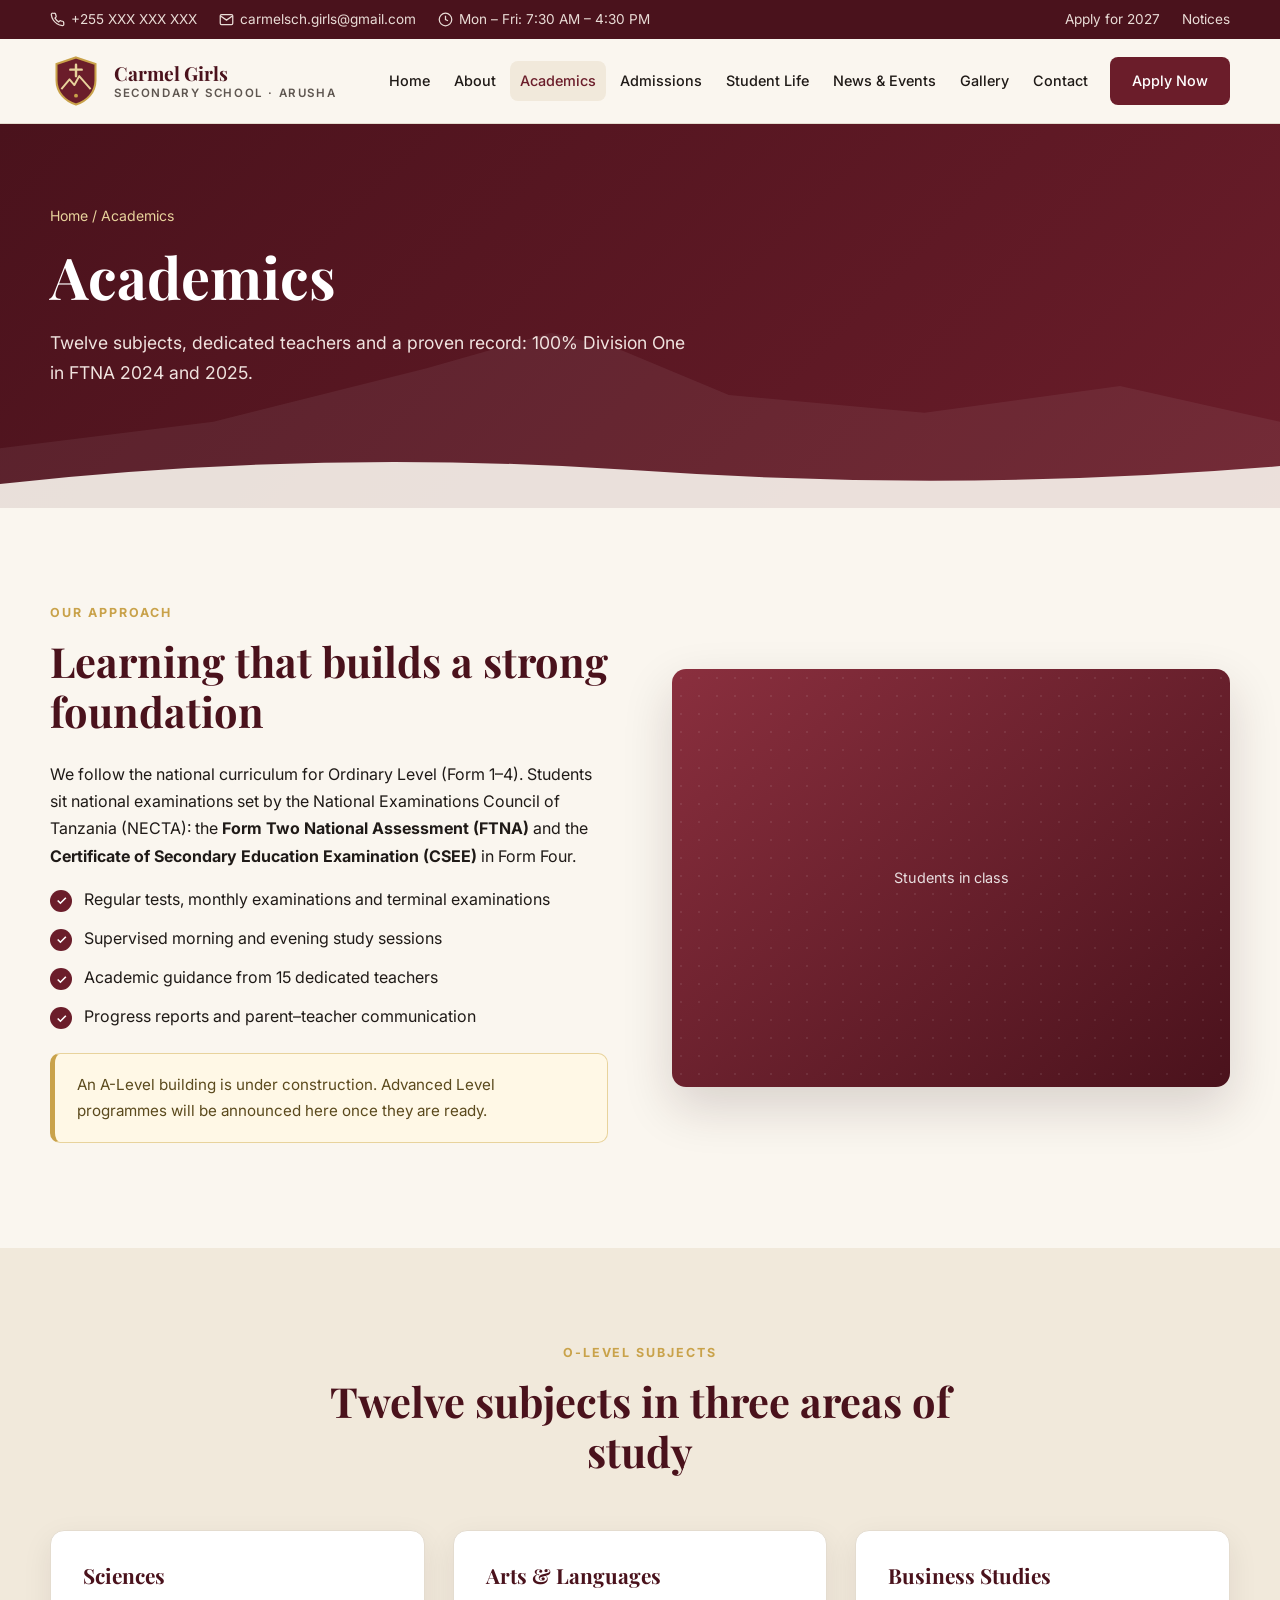
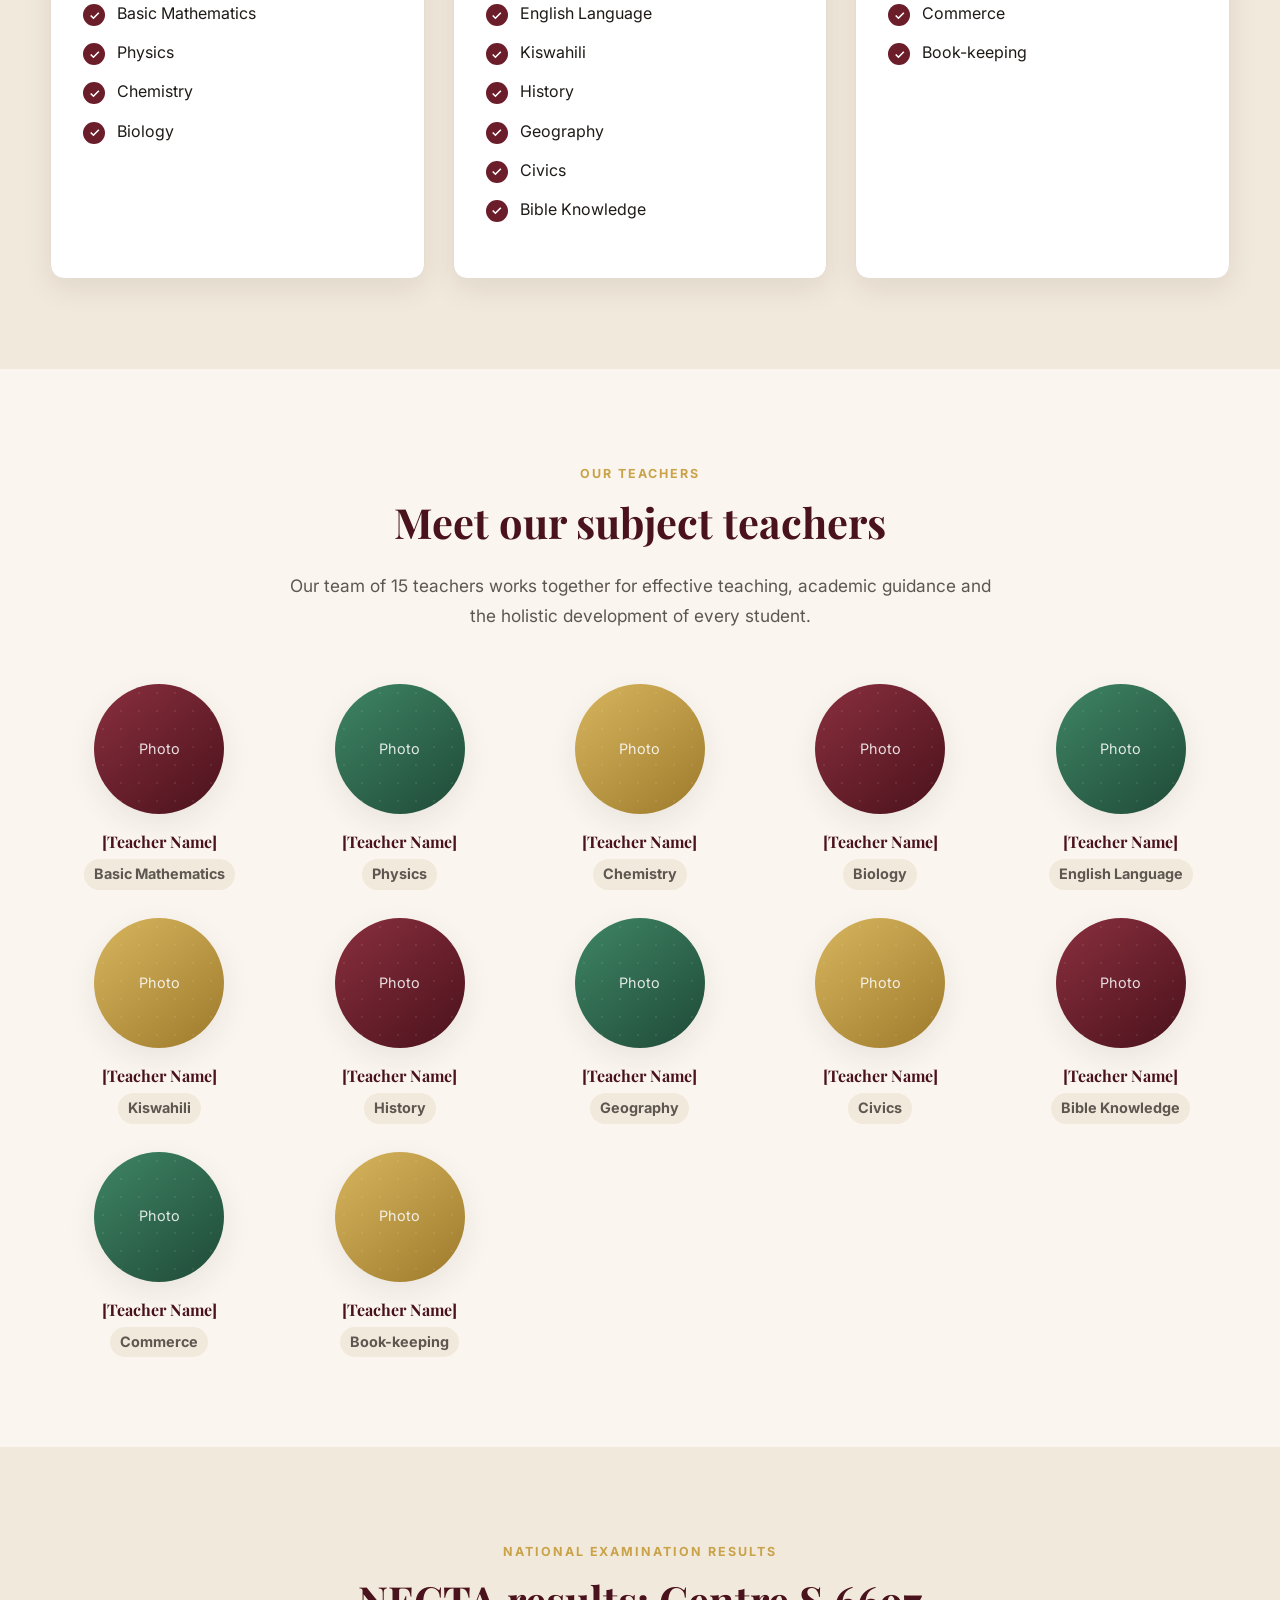
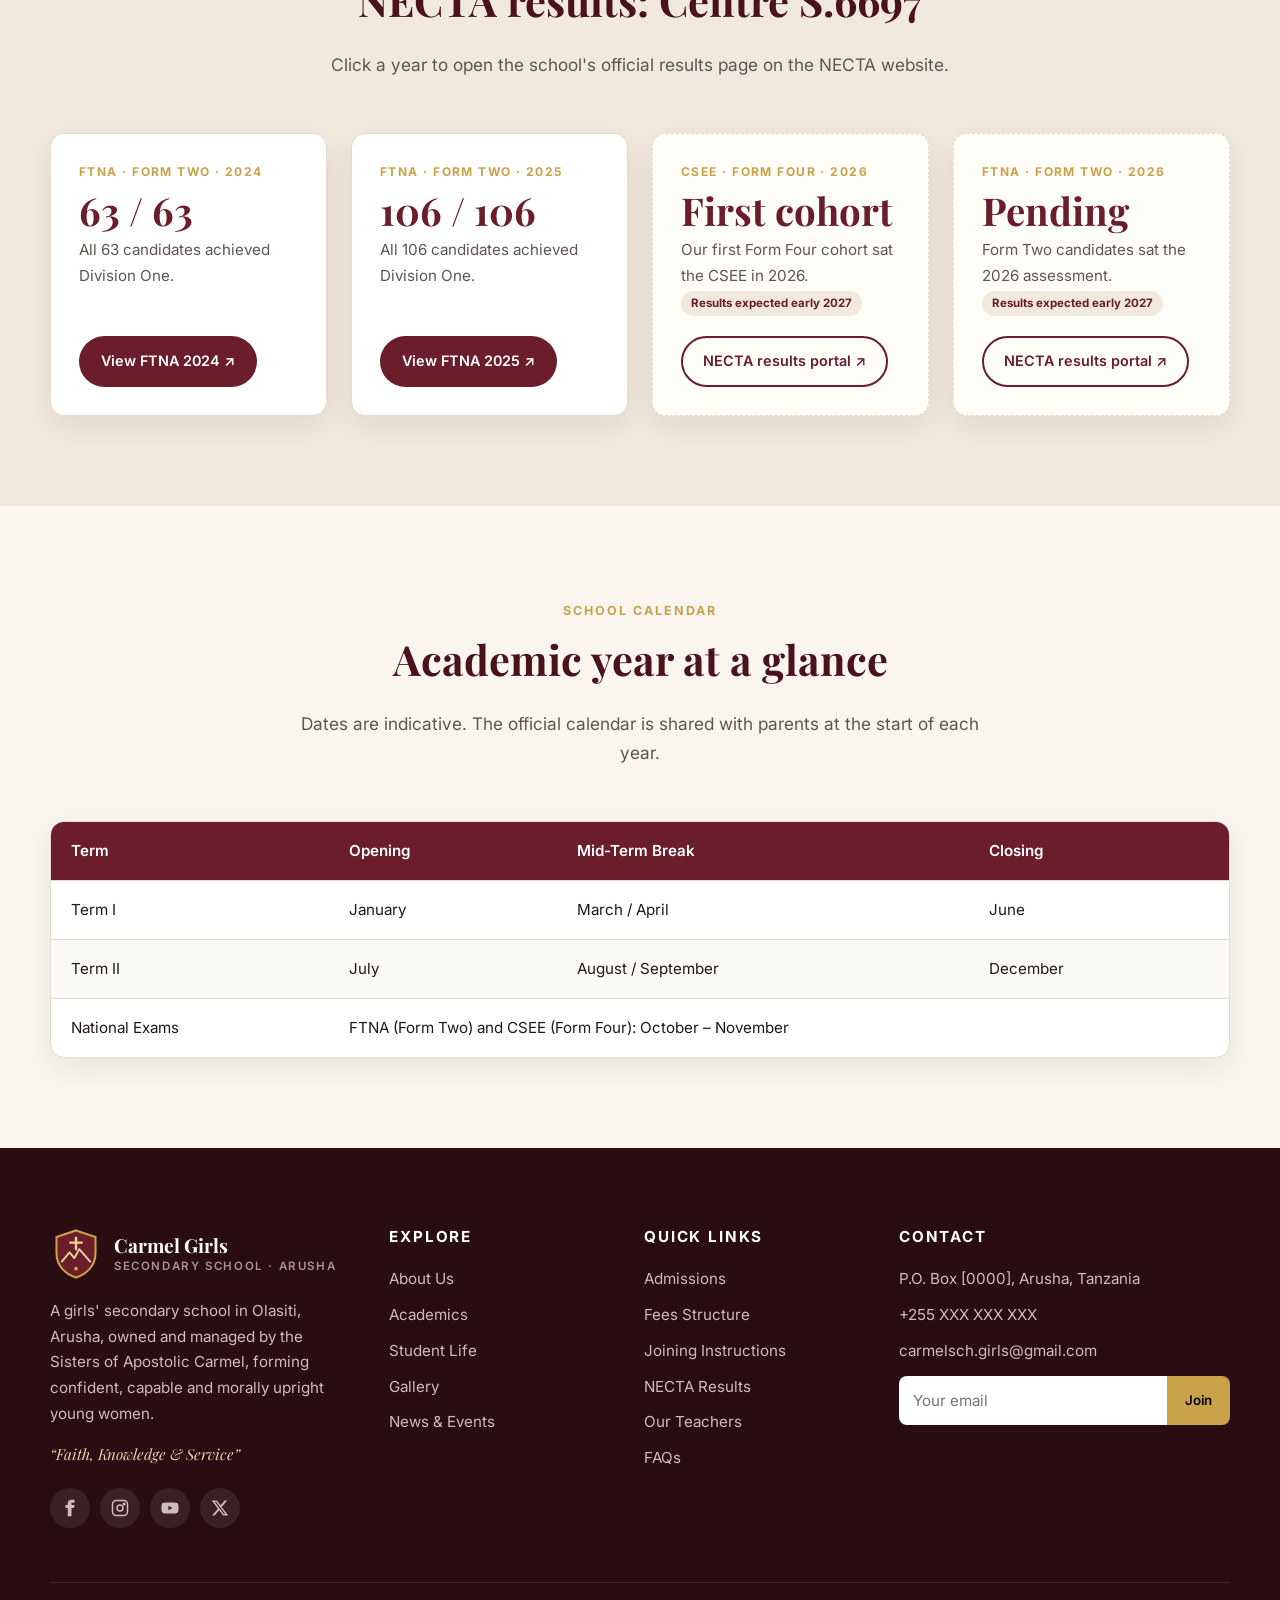
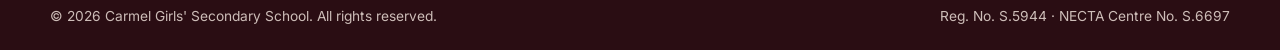
<file: academics.html>
<!DOCTYPE html>
<html lang="en">
<head>
  <meta charset="UTF-8">
  <meta name="viewport" content="width=device-width, initial-scale=1.0">
  <title>Academics | Carmel Girls' Secondary School, Arusha</title>
  <meta name="description" content="Subjects, teachers and NECTA results (FTNA and CSEE) for Carmel Girls' Secondary School, Arusha, Centre No. S.6697.">
  <meta name="theme-color" content="#6b1d2a">
  <link rel="icon" href="images/favicon.svg" type="image/svg+xml">
  <link rel="preconnect" href="https://fonts.googleapis.com">
  <link rel="preconnect" href="https://fonts.gstatic.com" crossorigin>
  <link href="https://fonts.googleapis.com/css2?family=Inter:wght@400;500;600;700&family=Playfair+Display:ital,wght@0,600;0,700;1,600&display=swap" rel="stylesheet">
  <link rel="stylesheet" href="css/style.css">
</head>
<body>
<div id="site-header"></div>

<main id="main">
  <section class="page-banner">
    <div class="container">
      <div class="breadcrumb"><a href="index.html">Home</a> / Academics</div>
      <h1>Academics</h1>
      <p>Twelve subjects, dedicated teachers and a proven record: 100% Division One in FTNA 2024 and 2025.</p>
    </div>
    <svg class="hero__mountain" viewBox="0 0 1440 220" preserveAspectRatio="none" aria-hidden="true"><path fill="rgba(255,255,255,.07)" d="M0 220V150l240-30 240-60 140-40 80 20 120 50 220 20 220-30 180 40v100z"/><path fill="#faf6ef" d="M0 220v-30q360-40 720-15t720-5v50z"/></svg>
  </section>

  <!-- APPROACH -->
  <section class="section">
    <div class="container split">
      <div class="reveal">
        <span class="eyebrow">Our Approach</span>
        <h2>Learning that builds a strong foundation</h2>
        <p>We follow the national curriculum for Ordinary Level (Form 1–4). Students sit national examinations set by the National Examinations Council of Tanzania (NECTA): the <strong>Form Two National Assessment (FTNA)</strong> and the <strong>Certificate of Secondary Education Examination (CSEE)</strong> in Form Four.</p>
        <ul class="check-list">
          <li>Regular tests, monthly examinations and terminal examinations</li>
          <li>Supervised morning and evening study sessions</li>
          <li>Academic guidance from 15 dedicated teachers</li>
          <li>Progress reports and parent–teacher communication</li>
        </ul>
        <p class="notice">An A-Level building is under construction. Advanced Level programmes will be announced here once they are ready.</p>
      </div>
      <div class="photo reveal"><div class="photo__label">Students in class</div></div>
    </div>
  </section>

  <!-- SUBJECTS -->
  <section class="section section--sand" id="subjects">
    <div class="container">
      <div class="section-head reveal">
        <span class="eyebrow">O-Level Subjects</span>
        <h2>Twelve subjects in three areas of study</h2>
      </div>
      <div class="grid grid--3">
        <div class="card reveal">
          <h3>Sciences</h3>
          <ul class="check-list">
            <li>Basic Mathematics</li>
            <li>Physics</li>
            <li>Chemistry</li>
            <li>Biology</li>
          </ul>
        </div>
        <div class="card reveal">
          <h3>Arts &amp; Languages</h3>
          <ul class="check-list">
            <li>English Language</li>
            <li>Kiswahili</li>
            <li>History</li>
            <li>Geography</li>
            <li>Civics</li>
            <li>Bible Knowledge</li>
          </ul>
        </div>
        <div class="card reveal">
          <h3>Business Studies</h3>
          <ul class="check-list">
            <li>Commerce</li>
            <li>Book-keeping</li>
          </ul>
        </div>
      </div>
    </div>
  </section>

  <!-- TEACHERS -->
  <section class="section" id="teachers">
    <div class="container">
      <div class="section-head reveal">
        <span class="eyebrow">Our Teachers</span>
        <h2>Meet our subject teachers</h2>
        <p>Our team of 15 teachers works together for effective teaching, academic guidance and the holistic development of every student.</p>
      </div>
      <!-- To add a photo: put the image in /images and place <img src="images/teacher-name.jpg" alt="Teacher name"> inside the .photo div.
           Duplicate a card if a subject has more than one teacher. -->
      <div class="teachers">
        <div class="staff reveal"><div class="photo"><div class="photo__label">Photo</div></div><h3>[Teacher Name]</h3><span class="badge subject">Basic Mathematics</span></div>
        <div class="staff reveal"><div class="photo photo--green"><div class="photo__label">Photo</div></div><h3>[Teacher Name]</h3><span class="badge subject">Physics</span></div>
        <div class="staff reveal"><div class="photo photo--gold"><div class="photo__label">Photo</div></div><h3>[Teacher Name]</h3><span class="badge subject">Chemistry</span></div>
        <div class="staff reveal"><div class="photo"><div class="photo__label">Photo</div></div><h3>[Teacher Name]</h3><span class="badge subject">Biology</span></div>
        <div class="staff reveal"><div class="photo photo--green"><div class="photo__label">Photo</div></div><h3>[Teacher Name]</h3><span class="badge subject">English Language</span></div>
        <div class="staff reveal"><div class="photo photo--gold"><div class="photo__label">Photo</div></div><h3>[Teacher Name]</h3><span class="badge subject">Kiswahili</span></div>
        <div class="staff reveal"><div class="photo"><div class="photo__label">Photo</div></div><h3>[Teacher Name]</h3><span class="badge subject">History</span></div>
        <div class="staff reveal"><div class="photo photo--green"><div class="photo__label">Photo</div></div><h3>[Teacher Name]</h3><span class="badge subject">Geography</span></div>
        <div class="staff reveal"><div class="photo photo--gold"><div class="photo__label">Photo</div></div><h3>[Teacher Name]</h3><span class="badge subject">Civics</span></div>
        <div class="staff reveal"><div class="photo"><div class="photo__label">Photo</div></div><h3>[Teacher Name]</h3><span class="badge subject">Bible Knowledge</span></div>
        <div class="staff reveal"><div class="photo photo--green"><div class="photo__label">Photo</div></div><h3>[Teacher Name]</h3><span class="badge subject">Commerce</span></div>
        <div class="staff reveal"><div class="photo photo--gold"><div class="photo__label">Photo</div></div><h3>[Teacher Name]</h3><span class="badge subject">Book-keeping</span></div>
      </div>
    </div>
  </section>

  <!-- RESULTS -->
  <section class="section section--sand" id="results">
    <div class="container">
      <div class="section-head reveal">
        <span class="eyebrow">National Examination Results</span>
        <h2>NECTA results: Centre S.6697</h2>
        <p>Click a year to open the school's official results page on the NECTA website.</p>
      </div>
      <div class="results-grid">
        <div class="result-card reveal">
          <span class="result-card__tag">FTNA · Form Two · 2024</span>
          <div class="result-card__big">63 / 63</div>
          <p>All 63 candidates achieved Division One.</p>
          <a class="btn btn--maroon" href="https://onlinesys.necta.go.tz/results/2024/ftna/results/S6697.htm" target="_blank" rel="noopener">View FTNA 2024 ↗</a>
        </div>
        <div class="result-card reveal">
          <span class="result-card__tag">FTNA · Form Two · 2025</span>
          <div class="result-card__big">106 / 106</div>
          <p>All 106 candidates achieved Division One.</p>
          <a class="btn btn--maroon" href="https://onlinesys.necta.go.tz/results/2025/ftna/results/S6697.htm" target="_blank" rel="noopener">View FTNA 2025 ↗</a>
        </div>
        <!-- When CSEE 2026 results are published, replace this card's href with the school's page.
             Find it on https://matokeo.necta.go.tz → CSEE 2026 → search "CARMEL GIRLS'" (centre S6697). -->
        <div class="result-card result-card--pending reveal">
          <span class="result-card__tag">CSEE · Form Four · 2026</span>
          <div class="result-card__big">First cohort</div>
          <p>Our first Form Four cohort sat the CSEE in 2026. <span class="badge">Results expected early 2027</span></p>
          <a class="btn btn--ghost" href="https://matokeo.necta.go.tz/" target="_blank" rel="noopener">NECTA results portal ↗</a>
        </div>
        <!-- Expected link once published: https://onlinesys.necta.go.tz/results/2026/ftna/results/S6697.htm -->
        <div class="result-card result-card--pending reveal">
          <span class="result-card__tag">FTNA · Form Two · 2026</span>
          <div class="result-card__big">Pending</div>
          <p>Form Two candidates sat the 2026 assessment. <span class="badge">Results expected early 2027</span></p>
          <a class="btn btn--ghost" href="https://matokeo.necta.go.tz/" target="_blank" rel="noopener">NECTA results portal ↗</a>
        </div>
      </div>
    </div>
  </section>

  <!-- CALENDAR -->
  <section class="section" id="calendar">
    <div class="container">
      <div class="section-head reveal">
        <span class="eyebrow">School Calendar</span>
        <h2>Academic year at a glance</h2>
        <p>Dates are indicative. The official calendar is shared with parents at the start of each year.</p>
      </div>
      <div class="table-wrap reveal">
        <table>
          <thead><tr><th>Term</th><th>Opening</th><th>Mid-Term Break</th><th>Closing</th></tr></thead>
          <tbody>
            <tr><td>Term I</td><td>January</td><td>March / April</td><td>June</td></tr>
            <tr><td>Term II</td><td>July</td><td>August / September</td><td>December</td></tr>
            <tr><td>National Exams</td><td colspan="3">FTNA (Form Two) and CSEE (Form Four): October – November</td></tr>
          </tbody>
        </table>
      </div>
    </div>
  </section>
</main>

<div id="site-footer"></div>
<script src="js/main.js"></script>
</body>
</html>
</file>
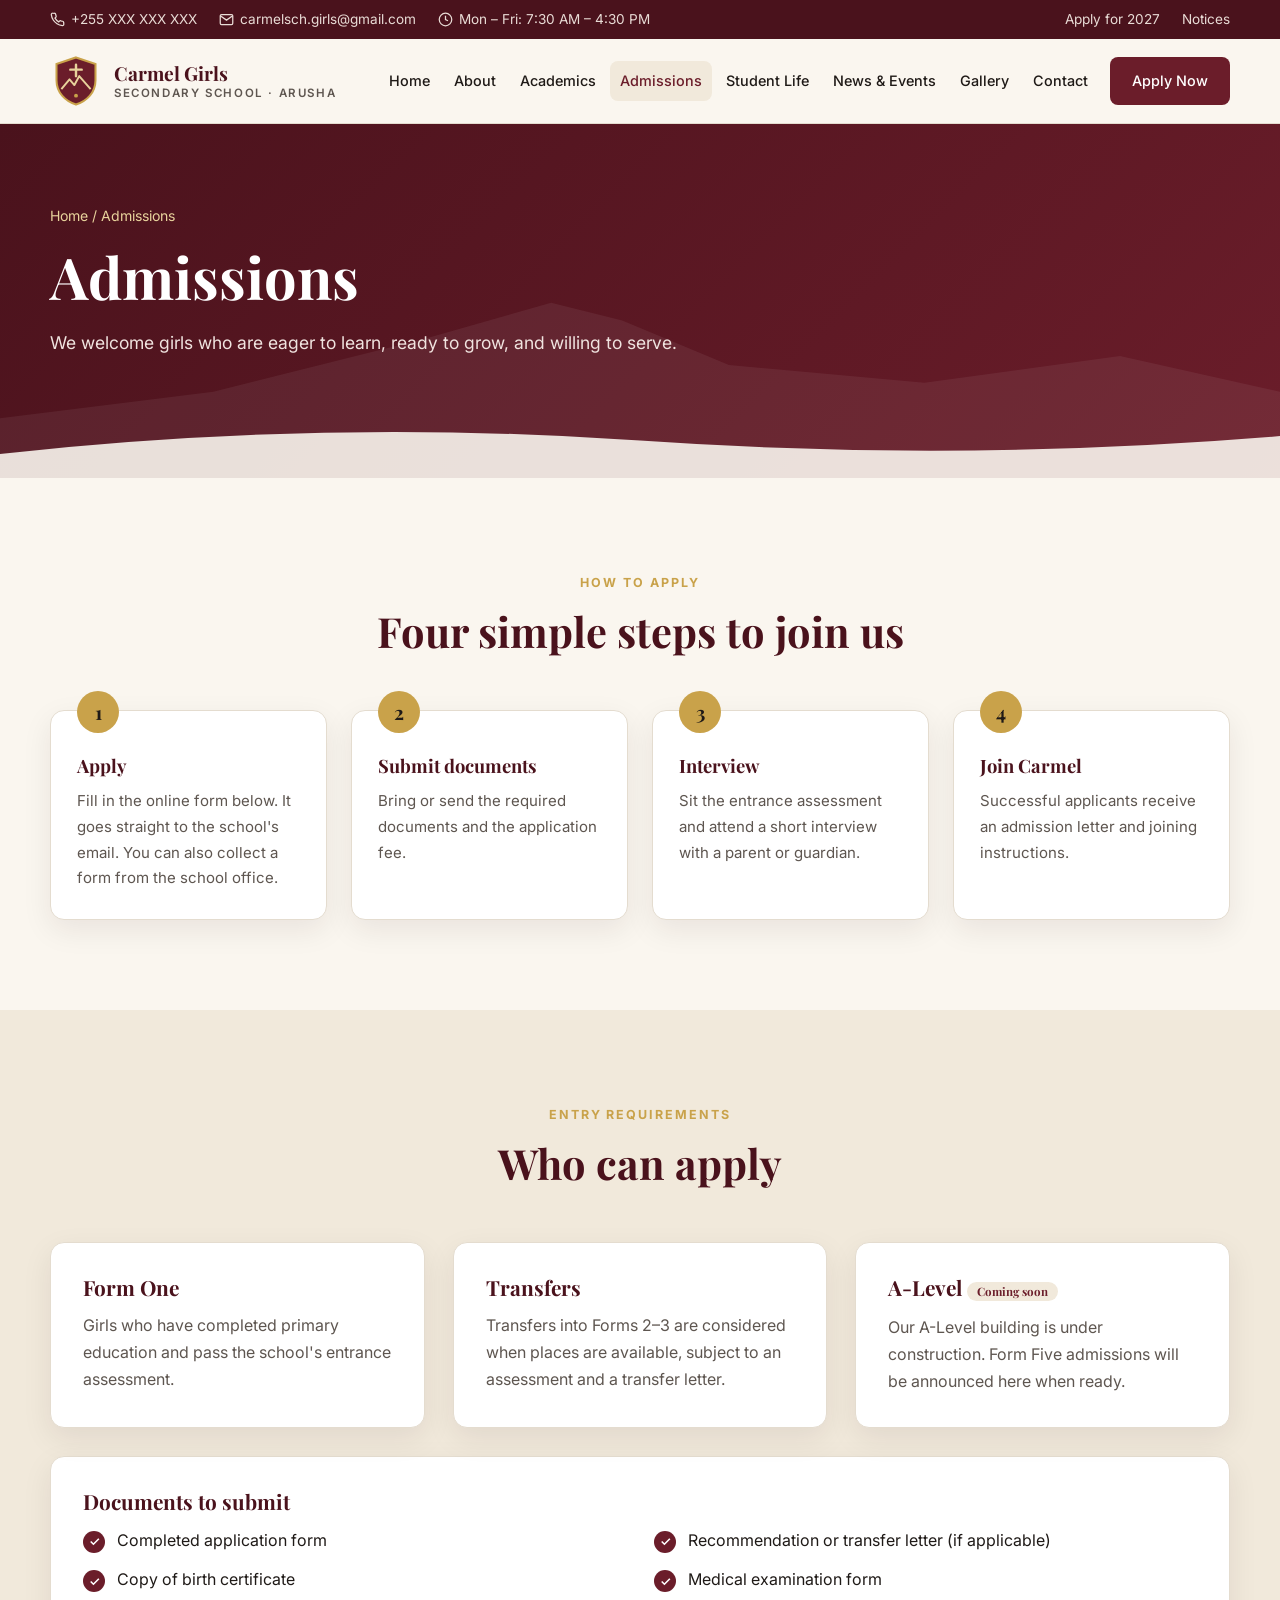
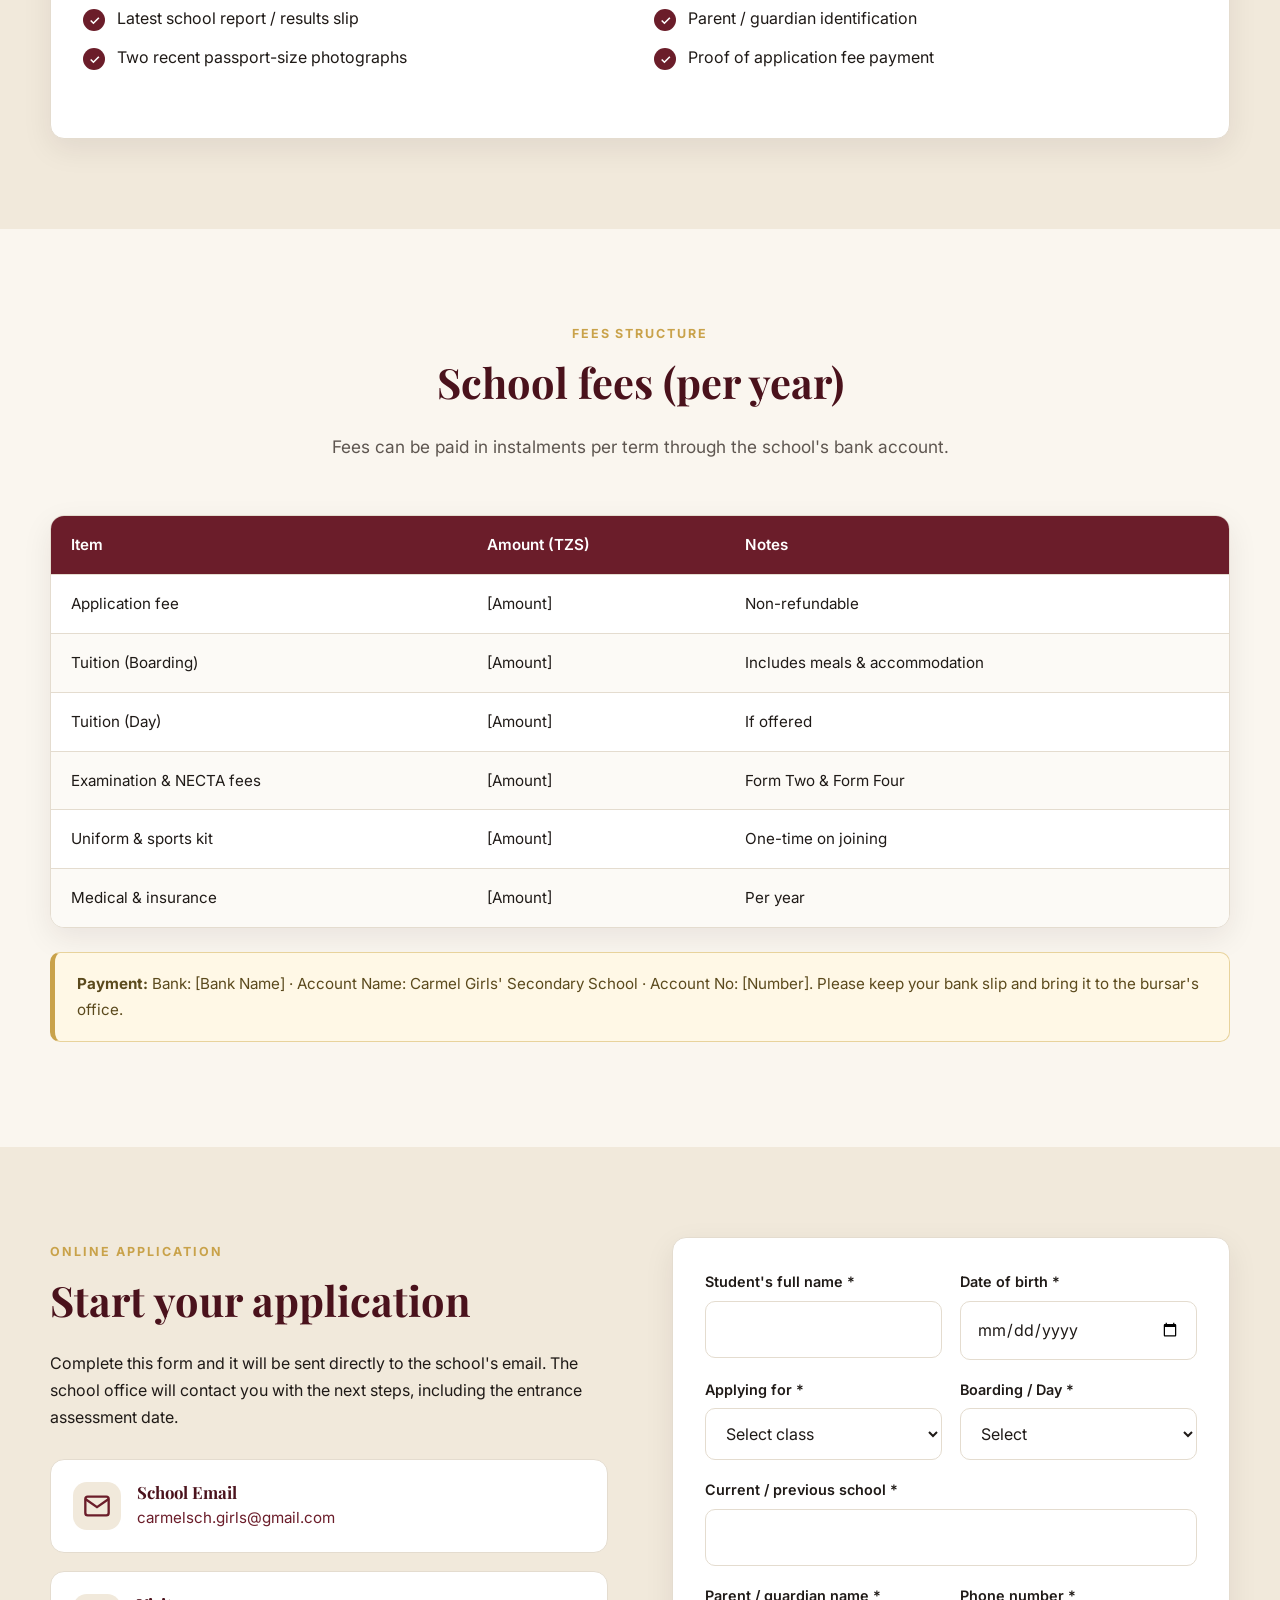
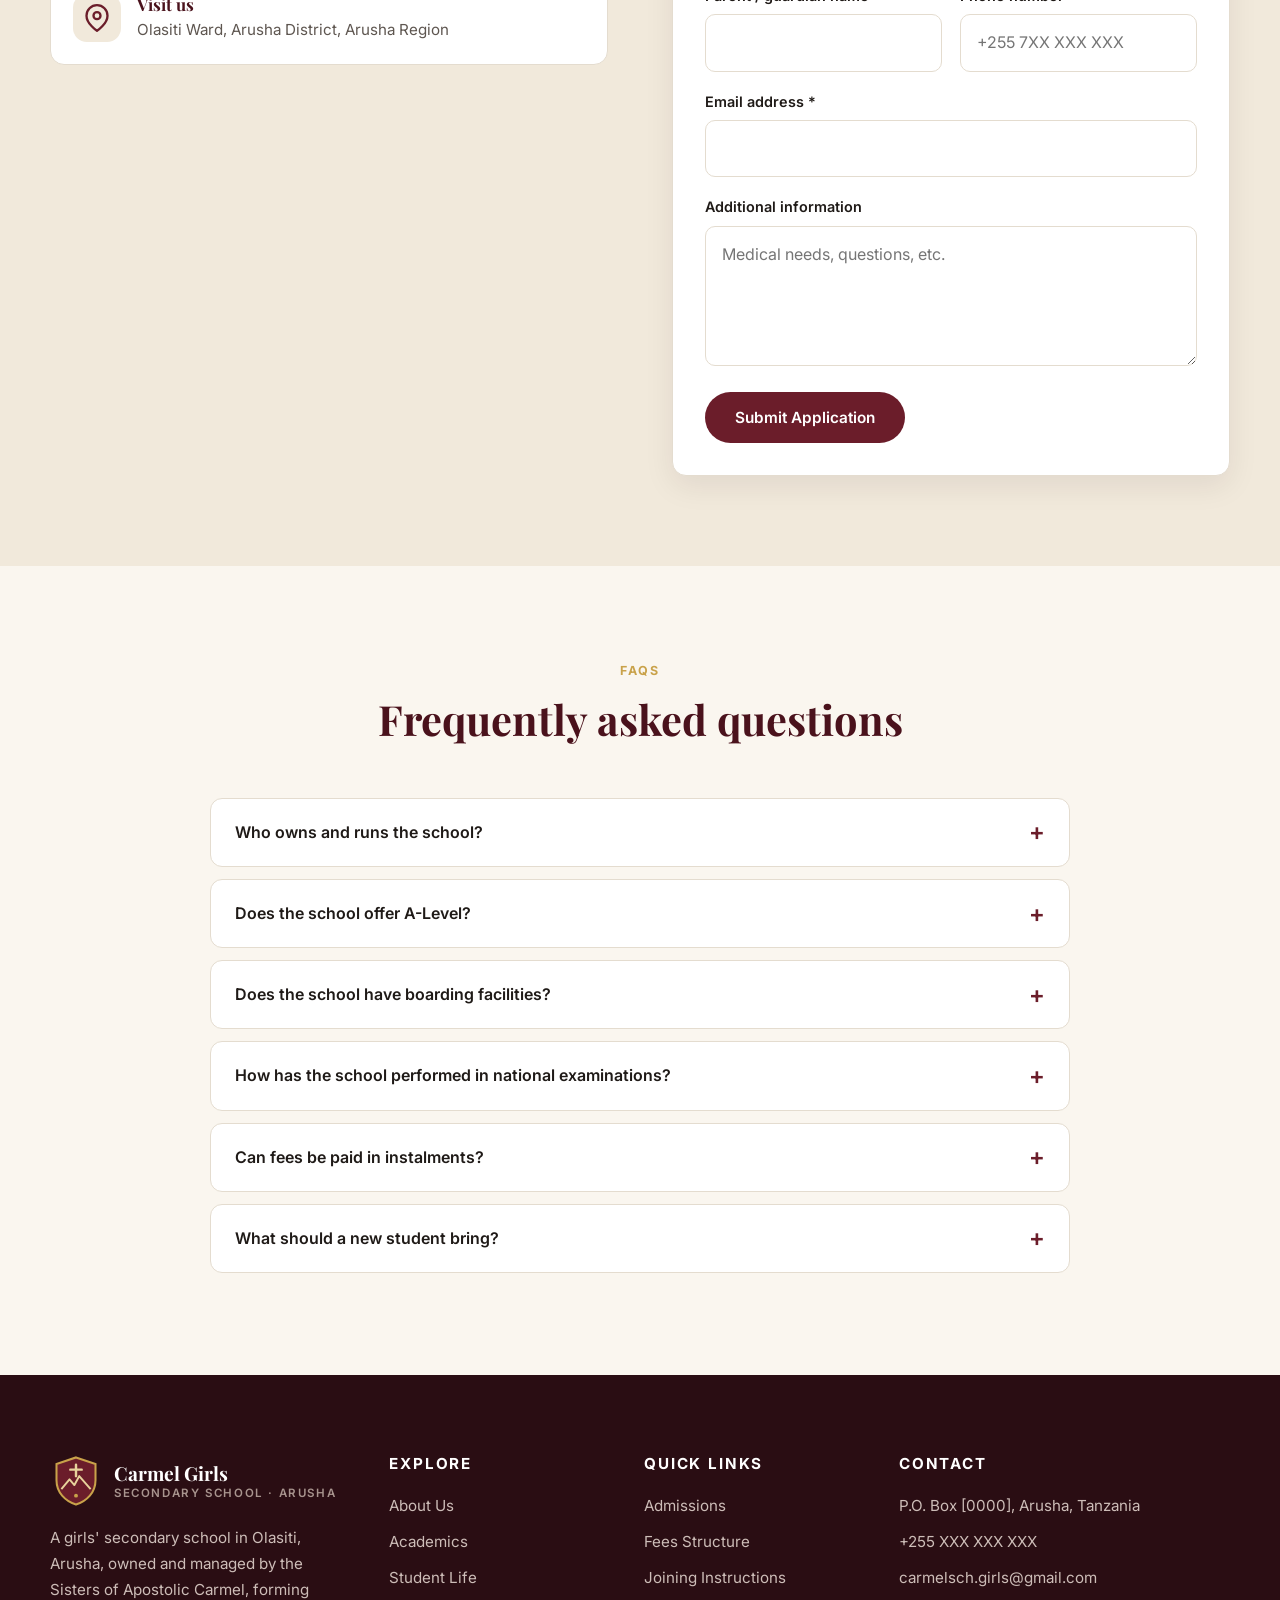
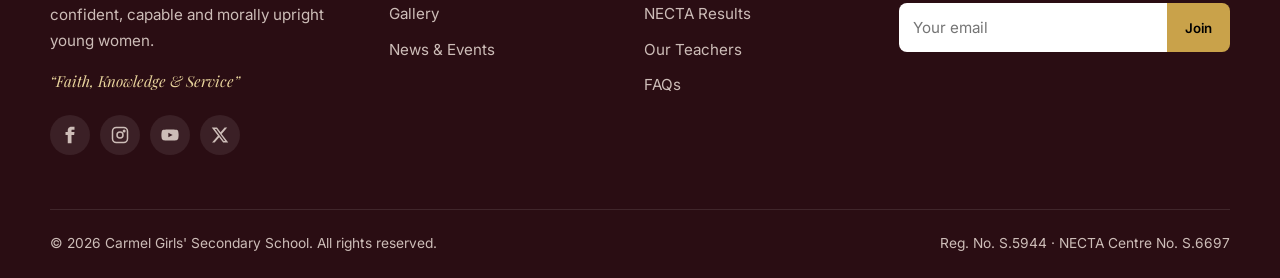
<file: admissions.html>
<!DOCTYPE html>
<html lang="en">
<head>
  <meta charset="UTF-8">
  <meta name="viewport" content="width=device-width, initial-scale=1.0">
  <title>Admissions | Carmel Girls' Secondary School, Arusha</title>
  <meta name="description" content="How to apply to Carmel Girls' Secondary School, Olasiti, Arusha: admission process, requirements, fees and online application.">
  <meta name="theme-color" content="#6b1d2a">
  <link rel="icon" href="images/favicon.svg" type="image/svg+xml">
  <link rel="preconnect" href="https://fonts.googleapis.com">
  <link rel="preconnect" href="https://fonts.gstatic.com" crossorigin>
  <link href="https://fonts.googleapis.com/css2?family=Inter:wght@400;500;600;700&family=Playfair+Display:ital,wght@0,600;0,700;1,600&display=swap" rel="stylesheet">
  <link rel="stylesheet" href="css/style.css">
</head>
<body>
<div id="site-header"></div>

<main id="main">
  <section class="page-banner">
    <div class="container">
      <div class="breadcrumb"><a href="index.html">Home</a> / Admissions</div>
      <h1>Admissions</h1>
      <p>We welcome girls who are eager to learn, ready to grow, and willing to serve.</p>
    </div>
    <svg class="hero__mountain" viewBox="0 0 1440 220" preserveAspectRatio="none" aria-hidden="true"><path fill="rgba(255,255,255,.07)" d="M0 220V150l240-30 240-60 140-40 80 20 120 50 220 20 220-30 180 40v100z"/><path fill="#faf6ef" d="M0 220v-30q360-40 720-15t720-5v50z"/></svg>
  </section>

  <!-- PROCESS -->
  <section class="section">
    <div class="container">
      <div class="section-head reveal">
        <span class="eyebrow">How to Apply</span>
        <h2>Four simple steps to join us</h2>
      </div>
      <div class="steps">
        <div class="step reveal"><h3>Apply</h3><p>Fill in the online form below. It goes straight to the school's email. You can also collect a form from the school office.</p></div>
        <div class="step reveal"><h3>Submit documents</h3><p>Bring or send the required documents and the application fee.</p></div>
        <div class="step reveal"><h3>Interview</h3><p>Sit the entrance assessment and attend a short interview with a parent or guardian.</p></div>
        <div class="step reveal"><h3>Join Carmel</h3><p>Successful applicants receive an admission letter and joining instructions.</p></div>
      </div>
    </div>
  </section>

  <!-- ENTRY POINTS + REQUIREMENTS -->
  <section class="section section--sand" id="requirements">
    <div class="container">
      <div class="section-head reveal">
        <span class="eyebrow">Entry Requirements</span>
        <h2>Who can apply</h2>
      </div>
      <div class="grid grid--3">
        <div class="card reveal">
          <h3>Form One</h3>
          <p>Girls who have completed primary education and pass the school's entrance assessment.</p>
        </div>
        <div class="card reveal">
          <h3>Transfers</h3>
          <p>Transfers into Forms 2–3 are considered when places are available, subject to an assessment and a transfer letter.</p>
        </div>
        <div class="card reveal">
          <h3>A-Level <span class="badge">Coming soon</span></h3>
          <p>Our A-Level building is under construction. Form Five admissions will be announced here when ready.</p>
        </div>
      </div>
      <div class="card reveal" style="margin-top:28px">
        <h3>Documents to submit</h3>
        <div class="grid grid--2" style="gap:0 28px">
          <ul class="check-list">
            <li>Completed application form</li>
            <li>Copy of birth certificate</li>
            <li>Latest school report / results slip</li>
            <li>Two recent passport-size photographs</li>
          </ul>
          <ul class="check-list">
            <li>Recommendation or transfer letter (if applicable)</li>
            <li>Medical examination form</li>
            <li>Parent / guardian identification</li>
            <li>Proof of application fee payment</li>
          </ul>
        </div>
      </div>
    </div>
  </section>

  <!-- FEES -->
  <section class="section" id="fees">
    <div class="container">
      <div class="section-head reveal">
        <span class="eyebrow">Fees Structure</span>
        <h2>School fees (per year)</h2>
        <p>Fees can be paid in instalments per term through the school's bank account.</p>
      </div>
      <div class="table-wrap reveal">
        <table>
          <thead><tr><th>Item</th><th>Amount (TZS)</th><th>Notes</th></tr></thead>
          <tbody>
            <tr><td>Application fee</td><td>[Amount]</td><td>Non-refundable</td></tr>
            <tr><td>Tuition (Boarding)</td><td>[Amount]</td><td>Includes meals &amp; accommodation</td></tr>
            <tr><td>Tuition (Day)</td><td>[Amount]</td><td>If offered</td></tr>
            <tr><td>Examination &amp; NECTA fees</td><td>[Amount]</td><td>Form Two &amp; Form Four</td></tr>
            <tr><td>Uniform &amp; sports kit</td><td>[Amount]</td><td>One-time on joining</td></tr>
            <tr><td>Medical &amp; insurance</td><td>[Amount]</td><td>Per year</td></tr>
          </tbody>
        </table>
      </div>
      <p class="notice reveal" style="margin-top:24px"><strong>Payment:</strong> Bank: [Bank Name] · Account Name: Carmel Girls' Secondary School · Account No: [Number]. Please keep your bank slip and bring it to the bursar's office.</p>
    </div>
  </section>

  <!-- APPLICATION FORM -->
  <section class="section section--sand" id="apply">
    <div class="container split" style="align-items:start">
      <div class="reveal">
        <span class="eyebrow">Online Application</span>
        <h2>Start your application</h2>
        <p>Complete this form and it will be sent directly to the school's email. The school office will contact you with the next steps, including the entrance assessment date.</p>
        <div class="contact-info" style="margin-top:28px">
          <div class="contact-item">
            <div class="card__icon"><svg viewBox="0 0 24 24" fill="none" stroke="currentColor" stroke-width="2"><rect x="2" y="4" width="20" height="16" rx="2"/><path d="m22 6-10 7L2 6"/></svg></div>
            <div><h4>School Email</h4><p><a href="mailto:carmelsch.girls@gmail.com">carmelsch.girls@gmail.com</a></p></div>
          </div>
          <div class="contact-item">
            <div class="card__icon"><svg viewBox="0 0 24 24" fill="none" stroke="currentColor" stroke-width="2"><path d="M21 10c0 7-9 13-9 13S3 17 3 10a9 9 0 0 1 18 0z"/><circle cx="12" cy="10" r="3"/></svg></div>
            <div><h4>Visit us</h4><p data-school="location">Olasiti Ward, Arusha District, Arusha Region</p></div>
          </div>
        </div>
      </div>
      <div class="card reveal">
        <!-- Submissions are emailed to carmelsch.girls@gmail.com via FormSubmit. The very first submission sends an
             activation email to that inbox; click "Activate Form" in it once, and every later application will arrive. -->
        <form class="form" data-validate novalidate action="https://formsubmit.co/ajax/carmelsch.girls@gmail.com" method="POST">
          <input type="hidden" name="_subject" value="New Admission Application: Carmel Girls' Website">
          <input type="hidden" name="_template" value="table">
          <input type="text" name="_honey" style="display:none" tabindex="-1" autocomplete="off">
          <div class="field"><label for="sname">Student's full name *</label><input id="sname" name="Student name" required><div class="error">Please enter the student's name.</div></div>
          <div class="field"><label for="dob">Date of birth *</label><input id="dob" name="Date of birth" type="date" required><div class="error">Please enter date of birth.</div></div>
          <div class="field"><label for="level">Applying for *</label>
            <select id="level" name="Applying for" required>
              <option value="">Select class</option>
              <option>Form One</option><option>Form Two (transfer)</option><option>Form Three (transfer)</option>
            </select><div class="error">Please choose a class.</div></div>
          <div class="field"><label for="mode">Boarding / Day *</label>
            <select id="mode" name="Boarding or Day" required><option value="">Select</option><option>Boarding</option><option>Day</option></select>
            <div class="error">Please choose an option.</div></div>
          <div class="field full"><label for="prev">Current / previous school *</label><input id="prev" name="Previous school" required><div class="error">Please enter the previous school.</div></div>
          <div class="field"><label for="pname">Parent / guardian name *</label><input id="pname" name="Parent or guardian" required><div class="error">Please enter a name.</div></div>
          <div class="field"><label for="pphone">Phone number *</label><input id="pphone" name="Phone" type="tel" placeholder="+255 7XX XXX XXX" required><div class="error">Please enter a valid phone number.</div></div>
          <div class="field full"><label for="pemail">Email address *</label><input id="pemail" name="email" type="email" required><div class="error">Please enter a valid email.</div></div>
          <div class="field full"><label for="notes">Additional information</label><textarea id="notes" name="Additional information" placeholder="Medical needs, questions, etc."></textarea></div>
          <div class="full"><button type="submit" class="btn btn--maroon">Submit Application</button>
            <div class="form-success" role="status">Thank you! Your application has been sent to the school. The office will contact you shortly.</div></div>
        </form>
      </div>
    </div>
  </section>

  <!-- FAQ -->
  <section class="section" id="faq">
    <div class="container">
      <div class="section-head reveal">
        <span class="eyebrow">FAQs</span>
        <h2>Frequently asked questions</h2>
      </div>
      <div class="faq reveal">
        <details><summary>Who owns and runs the school?</summary><p>Carmel Girls' Secondary School is owned and managed by the Sisters of Apostolic Carmel.</p></details>
        <details><summary>Does the school offer A-Level?</summary><p>Not yet. The school currently offers Ordinary Level (Form 1–4). An A-Level building is under construction, and Form Five admissions will be announced when it is ready.</p></details>
        <details><summary>Does the school have boarding facilities?</summary><p>Yes. A new dormitory, kitchen and dining hall were completed in 2025.</p></details>
        <details><summary>How has the school performed in national examinations?</summary><p>All candidates achieved Division One in the Form Two National Assessment (FTNA) in both 2024 (63 candidates) and 2025 (106 candidates). See the <a href="academics.html#results">results page</a>.</p></details>
        <details><summary>Can fees be paid in instalments?</summary><p>Yes, fees can be paid termly. Contact the school office to agree on a payment plan.</p></details>
        <details><summary>What should a new student bring?</summary><p>A full list of items is included in the joining instructions sent with the admission letter.</p></details>
      </div>
    </div>
  </section>
</main>

<div id="site-footer"></div>
<script src="js/main.js"></script>
</body>
</html>
</file>
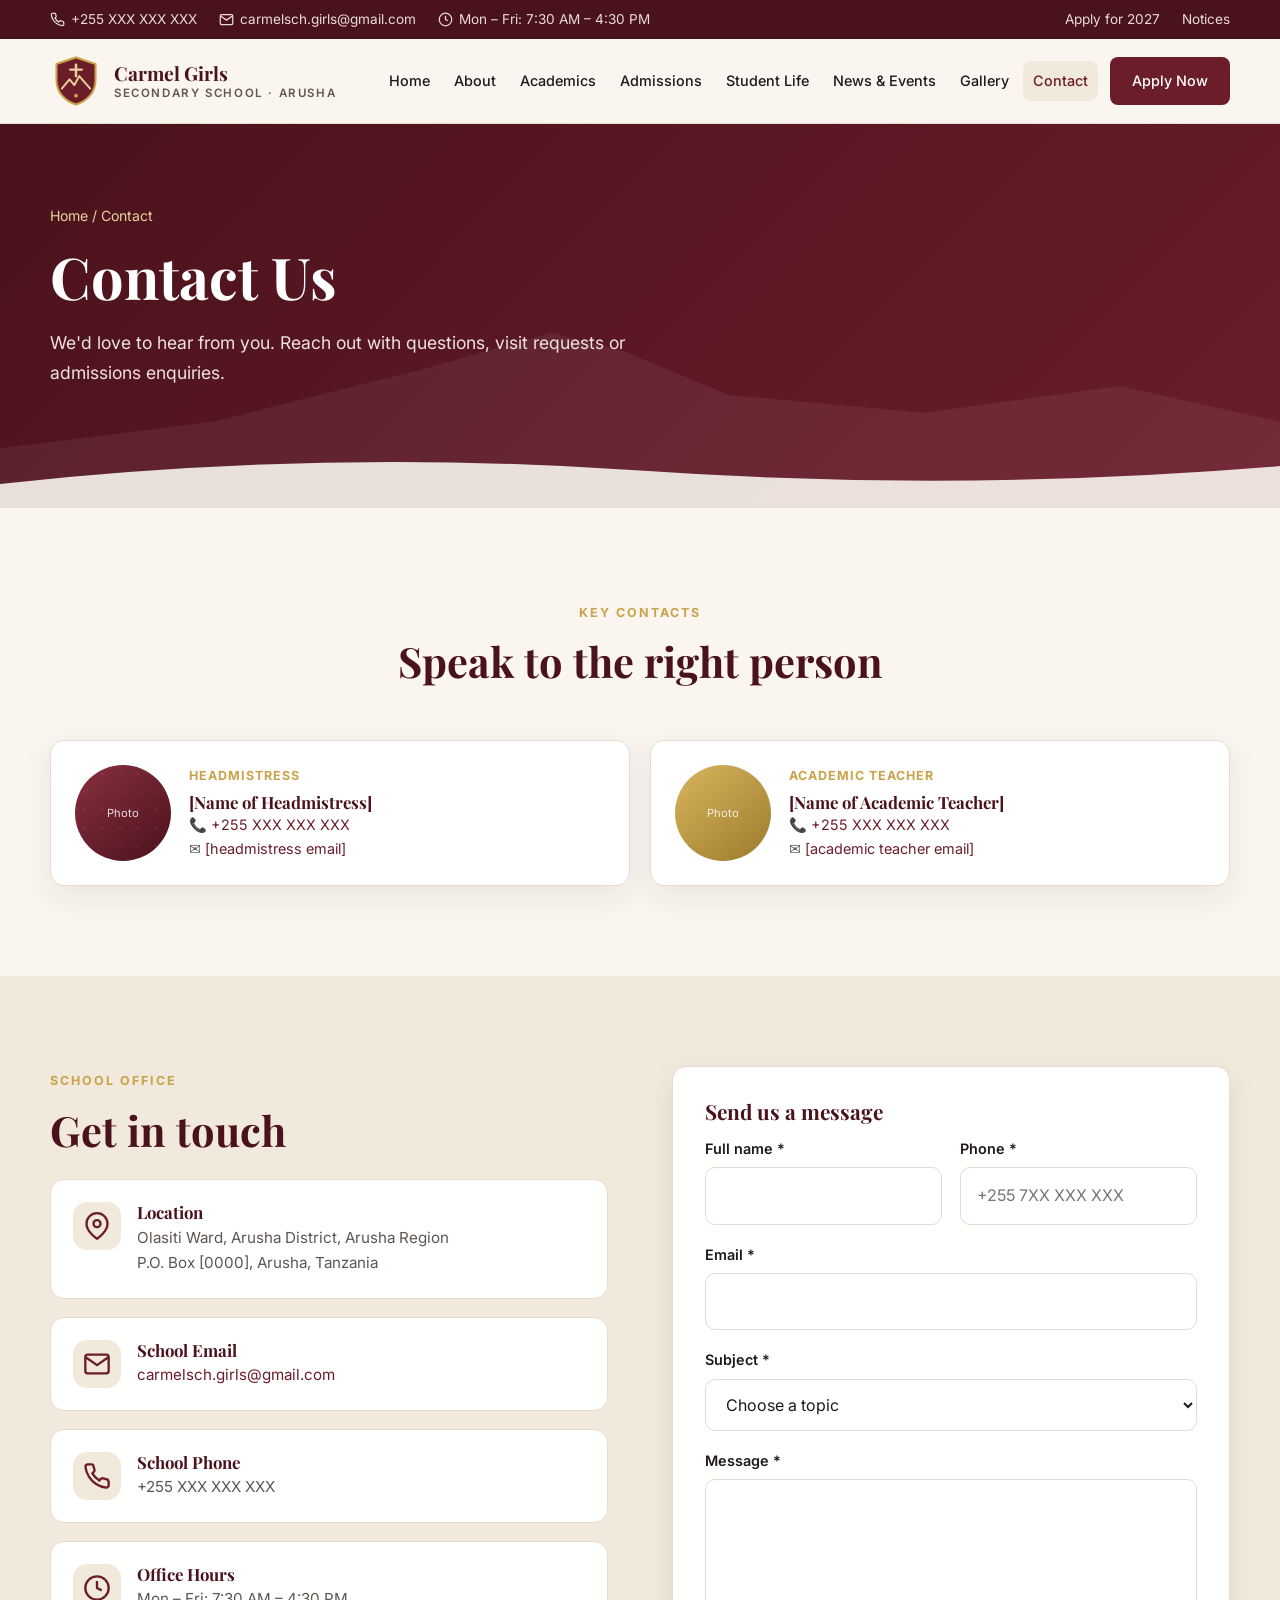
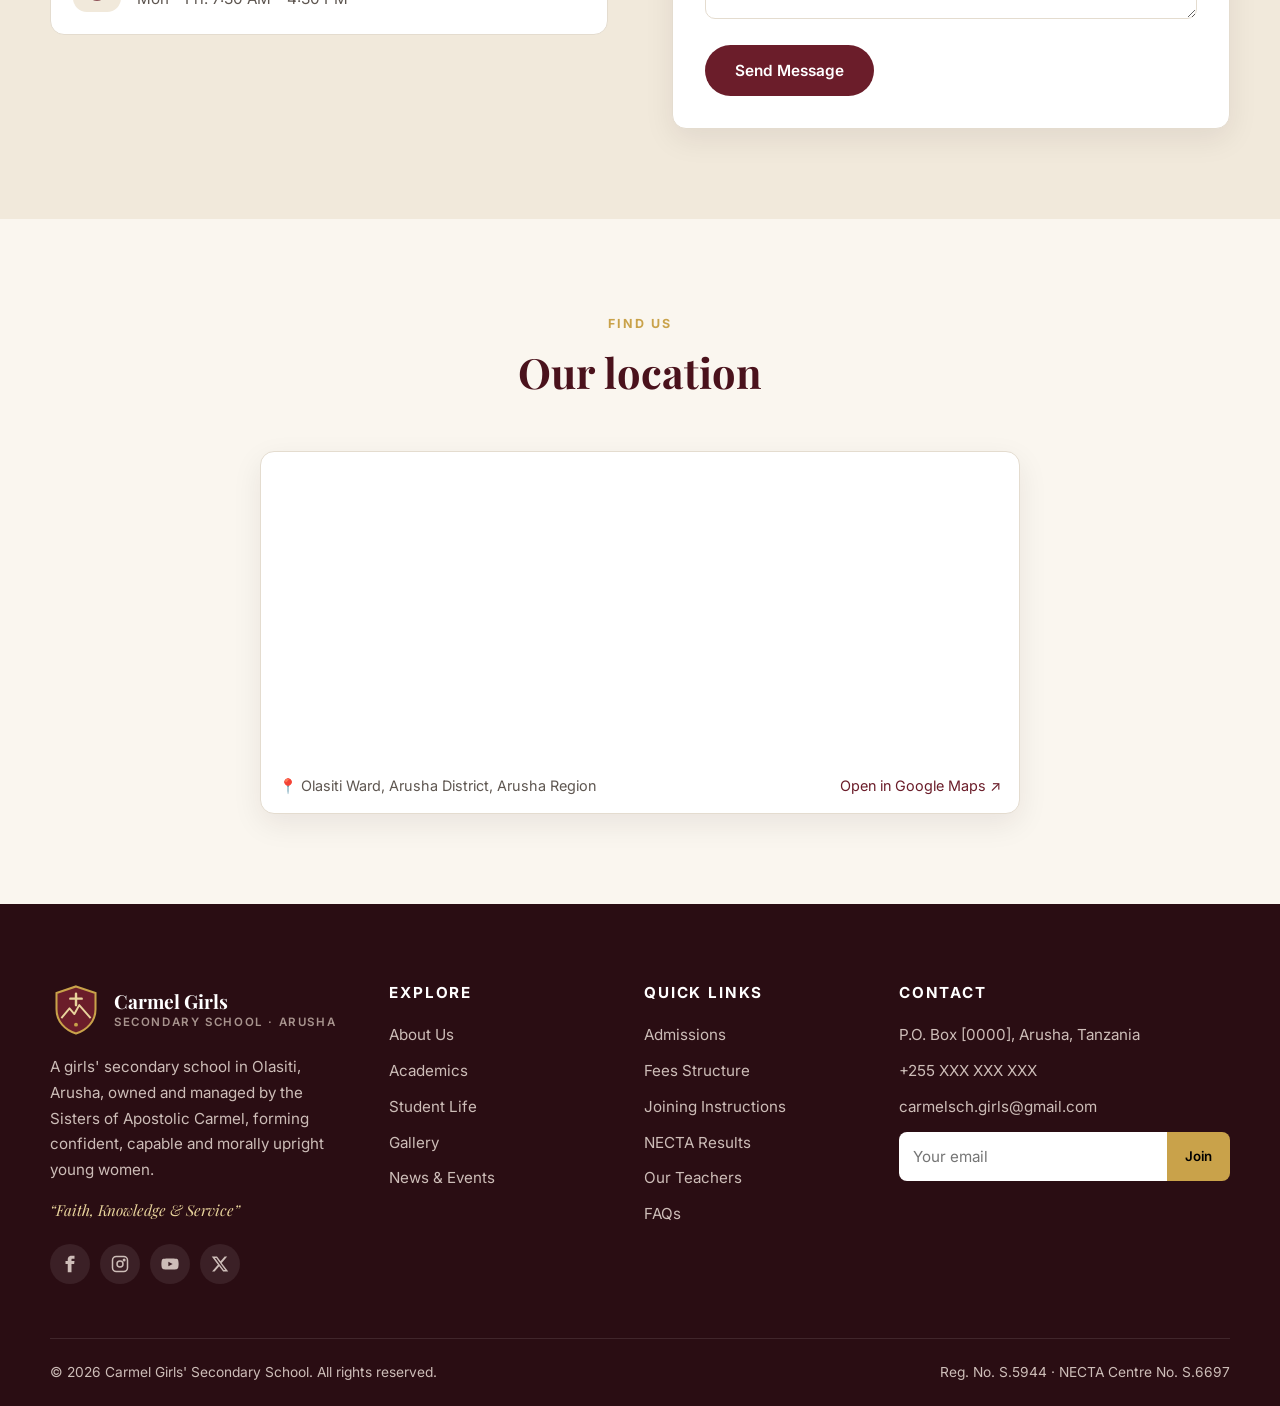
<file: contact.html>
<!DOCTYPE html>
<html lang="en">
<head>
  <meta charset="UTF-8">
  <meta name="viewport" content="width=device-width, initial-scale=1.0">
  <title>Contact Us | Carmel Girls' Secondary School, Arusha</title>
  <meta name="description" content="Contact Carmel Girls' Secondary School in Olasiti, Arusha: Headmistress, Academic Teacher, school email and location map.">
  <meta name="theme-color" content="#6b1d2a">
  <link rel="icon" href="images/favicon.svg" type="image/svg+xml">
  <link rel="preconnect" href="https://fonts.googleapis.com">
  <link rel="preconnect" href="https://fonts.gstatic.com" crossorigin>
  <link href="https://fonts.googleapis.com/css2?family=Inter:wght@400;500;600;700&family=Playfair+Display:ital,wght@0,600;0,700;1,600&display=swap" rel="stylesheet">
  <link rel="stylesheet" href="css/style.css">
</head>
<body>
<div id="site-header"></div>

<main id="main">
  <section class="page-banner">
    <div class="container">
      <div class="breadcrumb"><a href="index.html">Home</a> / Contact</div>
      <h1>Contact Us</h1>
      <p>We'd love to hear from you. Reach out with questions, visit requests or admissions enquiries.</p>
    </div>
    <svg class="hero__mountain" viewBox="0 0 1440 220" preserveAspectRatio="none" aria-hidden="true"><path fill="rgba(255,255,255,.07)" d="M0 220V150l240-30 240-60 140-40 80 20 120 50 220 20 220-30 180 40v100z"/><path fill="#faf6ef" d="M0 220v-30q360-40 720-15t720-5v50z"/></svg>
  </section>

  <!-- KEY CONTACTS -->
  <section class="section">
    <div class="container">
      <div class="section-head reveal">
        <span class="eyebrow">Key Contacts</span>
        <h2>Speak to the right person</h2>
      </div>
      <!-- Add photos: place <img src="images/headmistress.jpg" alt="Headmistress"> inside each .photo div -->
      <div class="people reveal">
        <div class="person">
          <div class="photo"><div class="photo__label">Photo</div></div>
          <div>
            <span class="person__role">Headmistress</span>
            <h4>[Name of Headmistress]</h4>
            <p>📞 <a href="tel:+255XXXXXXXXX">+255 XXX XXX XXX</a></p>
            <p>✉️ <a href="mailto:headmistress@example.com">[headmistress email]</a></p>
          </div>
        </div>
        <div class="person">
          <div class="photo photo--gold"><div class="photo__label">Photo</div></div>
          <div>
            <span class="person__role">Academic Teacher</span>
            <h4>[Name of Academic Teacher]</h4>
            <p>📞 <a href="tel:+255XXXXXXXXX">+255 XXX XXX XXX</a></p>
            <p>✉️ <a href="mailto:academic@example.com">[academic teacher email]</a></p>
          </div>
        </div>
      </div>
    </div>
  </section>

  <section class="section section--sand">
    <div class="container split" style="align-items:start">
      <div class="reveal">
        <span class="eyebrow">School Office</span>
        <h2>Get in touch</h2>
        <div class="contact-info">
          <div class="contact-item">
            <div class="card__icon"><svg viewBox="0 0 24 24" fill="none" stroke="currentColor" stroke-width="2"><path d="M21 10c0 7-9 13-9 13S3 17 3 10a9 9 0 0 1 18 0z"/><circle cx="12" cy="10" r="3"/></svg></div>
            <div><h4>Location</h4><p data-school="location">Olasiti Ward, Arusha District, Arusha Region</p><p data-school="poBox">P.O. Box [0000], Arusha, Tanzania</p></div>
          </div>
          <div class="contact-item">
            <div class="card__icon"><svg viewBox="0 0 24 24" fill="none" stroke="currentColor" stroke-width="2"><rect x="2" y="4" width="20" height="16" rx="2"/><path d="m22 6-10 7L2 6"/></svg></div>
            <div><h4>School Email</h4><p><a href="mailto:carmelsch.girls@gmail.com">carmelsch.girls@gmail.com</a></p></div>
          </div>
          <div class="contact-item">
            <div class="card__icon"><svg viewBox="0 0 24 24" fill="none" stroke="currentColor" stroke-width="2"><path d="M22 16.9v3a2 2 0 0 1-2.2 2 19.8 19.8 0 0 1-8.6-3.1 19.5 19.5 0 0 1-6-6A19.8 19.8 0 0 1 2.1 4.2 2 2 0 0 1 4.1 2h3a2 2 0 0 1 2 1.7c.1.9.4 1.8.7 2.7a2 2 0 0 1-.5 2.1L8 9.8a16 16 0 0 0 6 6l1.3-1.3a2 2 0 0 1 2.1-.4c.9.3 1.8.6 2.7.7a2 2 0 0 1 1.7 2z"/></svg></div>
            <div><h4>School Phone</h4><p data-school="phone">+255 XXX XXX XXX</p></div>
          </div>
          <div class="contact-item">
            <div class="card__icon"><svg viewBox="0 0 24 24" fill="none" stroke="currentColor" stroke-width="2"><circle cx="12" cy="12" r="10"/><path d="M12 6v6l4 2"/></svg></div>
            <div><h4>Office Hours</h4><p data-school="hours">Mon – Fri: 7:30 AM – 4:30 PM</p></div>
          </div>
        </div>
      </div>

      <div class="card reveal">
        <h3>Send us a message</h3>
        <form class="form" data-validate novalidate action="https://formsubmit.co/ajax/carmelsch.girls@gmail.com" method="POST">
          <input type="hidden" name="_subject" value="New Message: Carmel Girls' Website">
          <input type="hidden" name="_template" value="table">
          <input type="text" name="_honey" style="display:none" tabindex="-1" autocomplete="off">
          <div class="field"><label for="cname">Full name *</label><input id="cname" name="Name" required><div class="error">Please enter your name.</div></div>
          <div class="field"><label for="cphone">Phone *</label><input id="cphone" name="Phone" type="tel" placeholder="+255 7XX XXX XXX" required><div class="error">Please enter a valid phone number.</div></div>
          <div class="field full"><label for="cemail">Email *</label><input id="cemail" name="email" type="email" required><div class="error">Please enter a valid email.</div></div>
          <div class="field full"><label for="subject">Subject *</label>
            <select id="subject" name="Topic" required>
              <option value="">Choose a topic</option>
              <option>Admissions enquiry</option><option>Book a campus visit</option><option>Fees &amp; payments</option><option>Academic matters</option><option>Other</option>
            </select><div class="error">Please choose a subject.</div></div>
          <div class="field full"><label for="message">Message *</label><textarea id="message" name="Message" required></textarea><div class="error">Please write your message.</div></div>
          <div class="full"><button type="submit" class="btn btn--maroon">Send Message</button>
            <div class="form-success" role="status">Thank you for contacting us! Your message has been sent to the school.</div></div>
        </form>
      </div>
    </div>
  </section>

  <!-- MAP -->
  <section class="section">
    <div class="container">
      <div class="section-head reveal">
        <span class="eyebrow">Find Us</span>
        <h2>Our location</h2>
      </div>
      <div class="map-box reveal">
        <!-- The school is not yet listed on Google Maps, so this shows Olasiti Ward.
             For an exact pin, replace "Olasiti,+Arusha,+Tanzania" in BOTH links below with the school's
             GPS coordinates, e.g. q=-3.3912,36.6457 (get them by long-pressing the school's spot in Google Maps). -->
        <iframe title="Map: Olasiti, Arusha (location of Carmel Girls' Secondary School)" loading="lazy" referrerpolicy="no-referrer-when-downgrade"
          src="https://www.google.com/maps?q=Olasiti,+Arusha,+Tanzania&z=14&output=embed"></iframe>
        <div class="map-box__caption">
          <span>📍 Olasiti Ward, Arusha District, Arusha Region</span>
          <a href="https://www.google.com/maps/search/?api=1&query=Olasiti,+Arusha,+Tanzania" target="_blank" rel="noopener">Open in Google Maps ↗</a>
        </div>
      </div>
    </div>
  </section>
</main>

<div id="site-footer"></div>
<script src="js/main.js"></script>
</body>
</html>
</file>
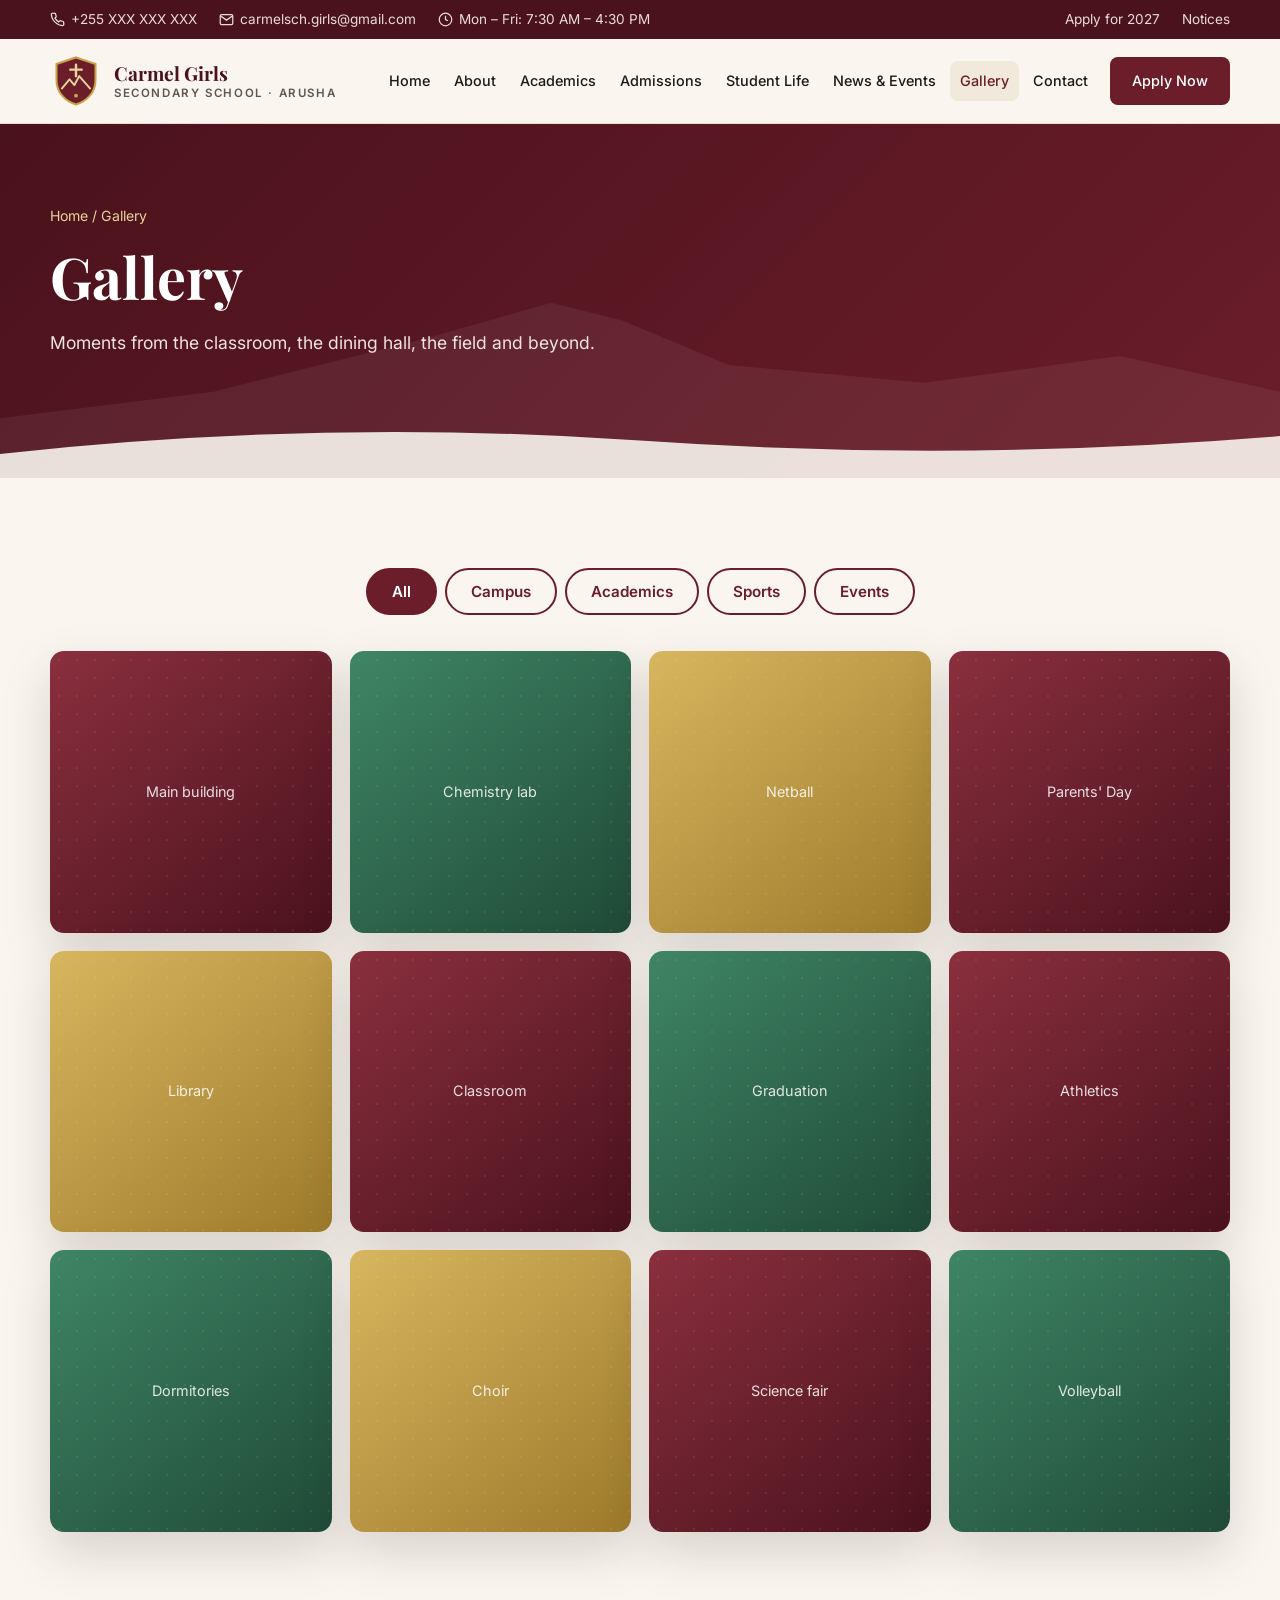
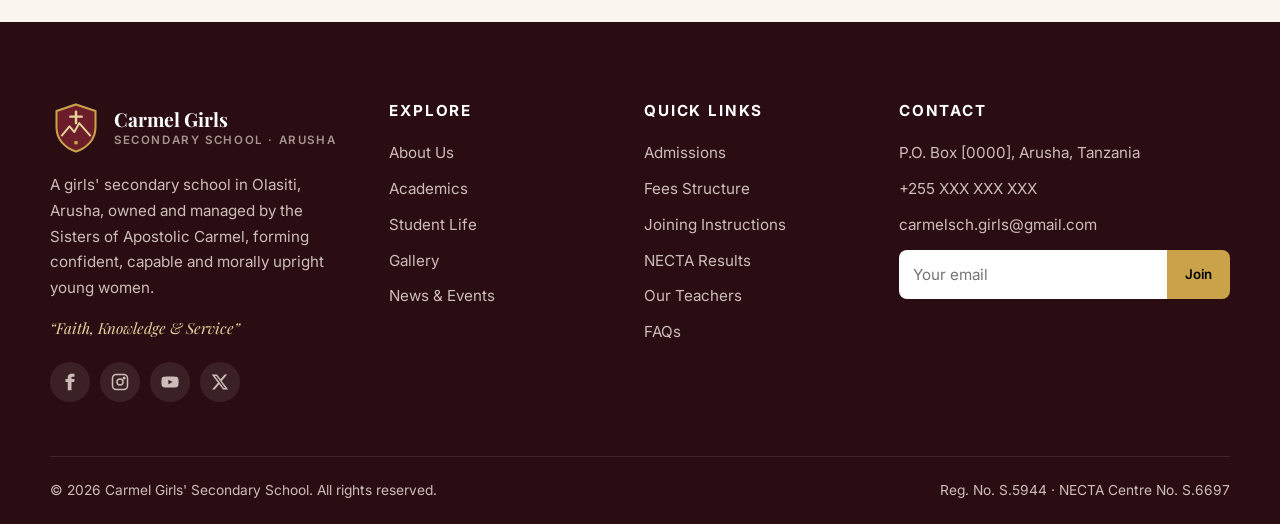
<file: gallery.html>
<!DOCTYPE html>
<html lang="en">
<head>
  <meta charset="UTF-8">
  <meta name="viewport" content="width=device-width, initial-scale=1.0">
  <title>Gallery | Carmel Girls Secondary School, Arusha</title>
  <meta name="description" content="Photo gallery of campus life, academics, sports and events at Carmel Girls Secondary School, Arusha.">
  <meta name="theme-color" content="#6b1d2a">
  <link rel="icon" href="images/favicon.svg" type="image/svg+xml">
  <link rel="preconnect" href="https://fonts.googleapis.com">
  <link rel="preconnect" href="https://fonts.gstatic.com" crossorigin>
  <link href="https://fonts.googleapis.com/css2?family=Inter:wght@400;500;600;700&family=Playfair+Display:ital,wght@0,600;0,700;1,600&display=swap" rel="stylesheet">
  <link rel="stylesheet" href="css/style.css">
</head>
<body>
<div id="site-header"></div>

<main id="main">
  <section class="page-banner">
    <div class="container">
      <div class="breadcrumb"><a href="index.html">Home</a> / Gallery</div>
      <h1>Gallery</h1>
      <p>Moments from the classroom, the dining hall, the field and beyond.</p>
    </div>
    <svg class="hero__mountain" viewBox="0 0 1440 220" preserveAspectRatio="none" aria-hidden="true"><path fill="rgba(255,255,255,.07)" d="M0 220V150l240-30 240-60 140-40 80 20 120 50 220 20 220-30 180 40v100z"/><path fill="#faf6ef" d="M0 220v-30q360-40 720-15t720-5v50z"/></svg>
  </section>

  <section class="section">
    <div class="container">
      <div class="filters">
        <button class="tab-btn active" data-filter="all">All</button>
        <button class="tab-btn" data-filter="campus">Campus</button>
        <button class="tab-btn" data-filter="academics">Academics</button>
        <button class="tab-btn" data-filter="sports">Sports</button>
        <button class="tab-btn" data-filter="events">Events</button>
      </div>
      <!-- To use real photos: put images in /images and add <img src="images/your-photo.jpg" alt="..."> inside each .photo -->
      <div class="gallery">
        <button class="gallery__item" data-cat="campus" data-caption="Main administration block"><div class="photo"><div class="photo__label">Main building</div></div></button>
        <button class="gallery__item" data-cat="academics" data-caption="Chemistry practical session"><div class="photo photo--green"><div class="photo__label">Chemistry lab</div></div></button>
        <button class="gallery__item" data-cat="sports" data-caption="Netball team in action"><div class="photo photo--gold"><div class="photo__label">Netball</div></div></button>
        <button class="gallery__item" data-cat="events" data-caption="Parents' Day celebrations"><div class="photo"><div class="photo__label">Parents' Day</div></div></button>
        <button class="gallery__item" data-cat="campus" data-caption="School library"><div class="photo photo--gold"><div class="photo__label">Library</div></div></button>
        <button class="gallery__item" data-cat="academics" data-caption="Students in class"><div class="photo"><div class="photo__label">Classroom</div></div></button>
        <button class="gallery__item" data-cat="events" data-caption="Graduation ceremony"><div class="photo photo--green"><div class="photo__label">Graduation</div></div></button>
        <button class="gallery__item" data-cat="sports" data-caption="Inter-house athletics"><div class="photo"><div class="photo__label">Athletics</div></div></button>
        <button class="gallery__item" data-cat="campus" data-caption="Dormitories and gardens"><div class="photo photo--green"><div class="photo__label">Dormitories</div></div></button>
        <button class="gallery__item" data-cat="events" data-caption="Choir performance"><div class="photo photo--gold"><div class="photo__label">Choir</div></div></button>
        <button class="gallery__item" data-cat="academics" data-caption="Science exhibition"><div class="photo"><div class="photo__label">Science fair</div></div></button>
        <button class="gallery__item" data-cat="sports" data-caption="Volleyball tournament"><div class="photo photo--green"><div class="photo__label">Volleyball</div></div></button>
      </div>
    </div>
  </section>
</main>

<div class="lightbox" id="lightbox" role="dialog" aria-modal="true" aria-label="Image viewer">
  <button class="lightbox__close" aria-label="Close">×</button>
  <div class="lightbox__content"><div class="lightbox__media"></div><p class="lightbox__caption"></p></div>
</div>

<div id="site-footer"></div>
<script src="js/main.js"></script>
</body>
</html>
</file>
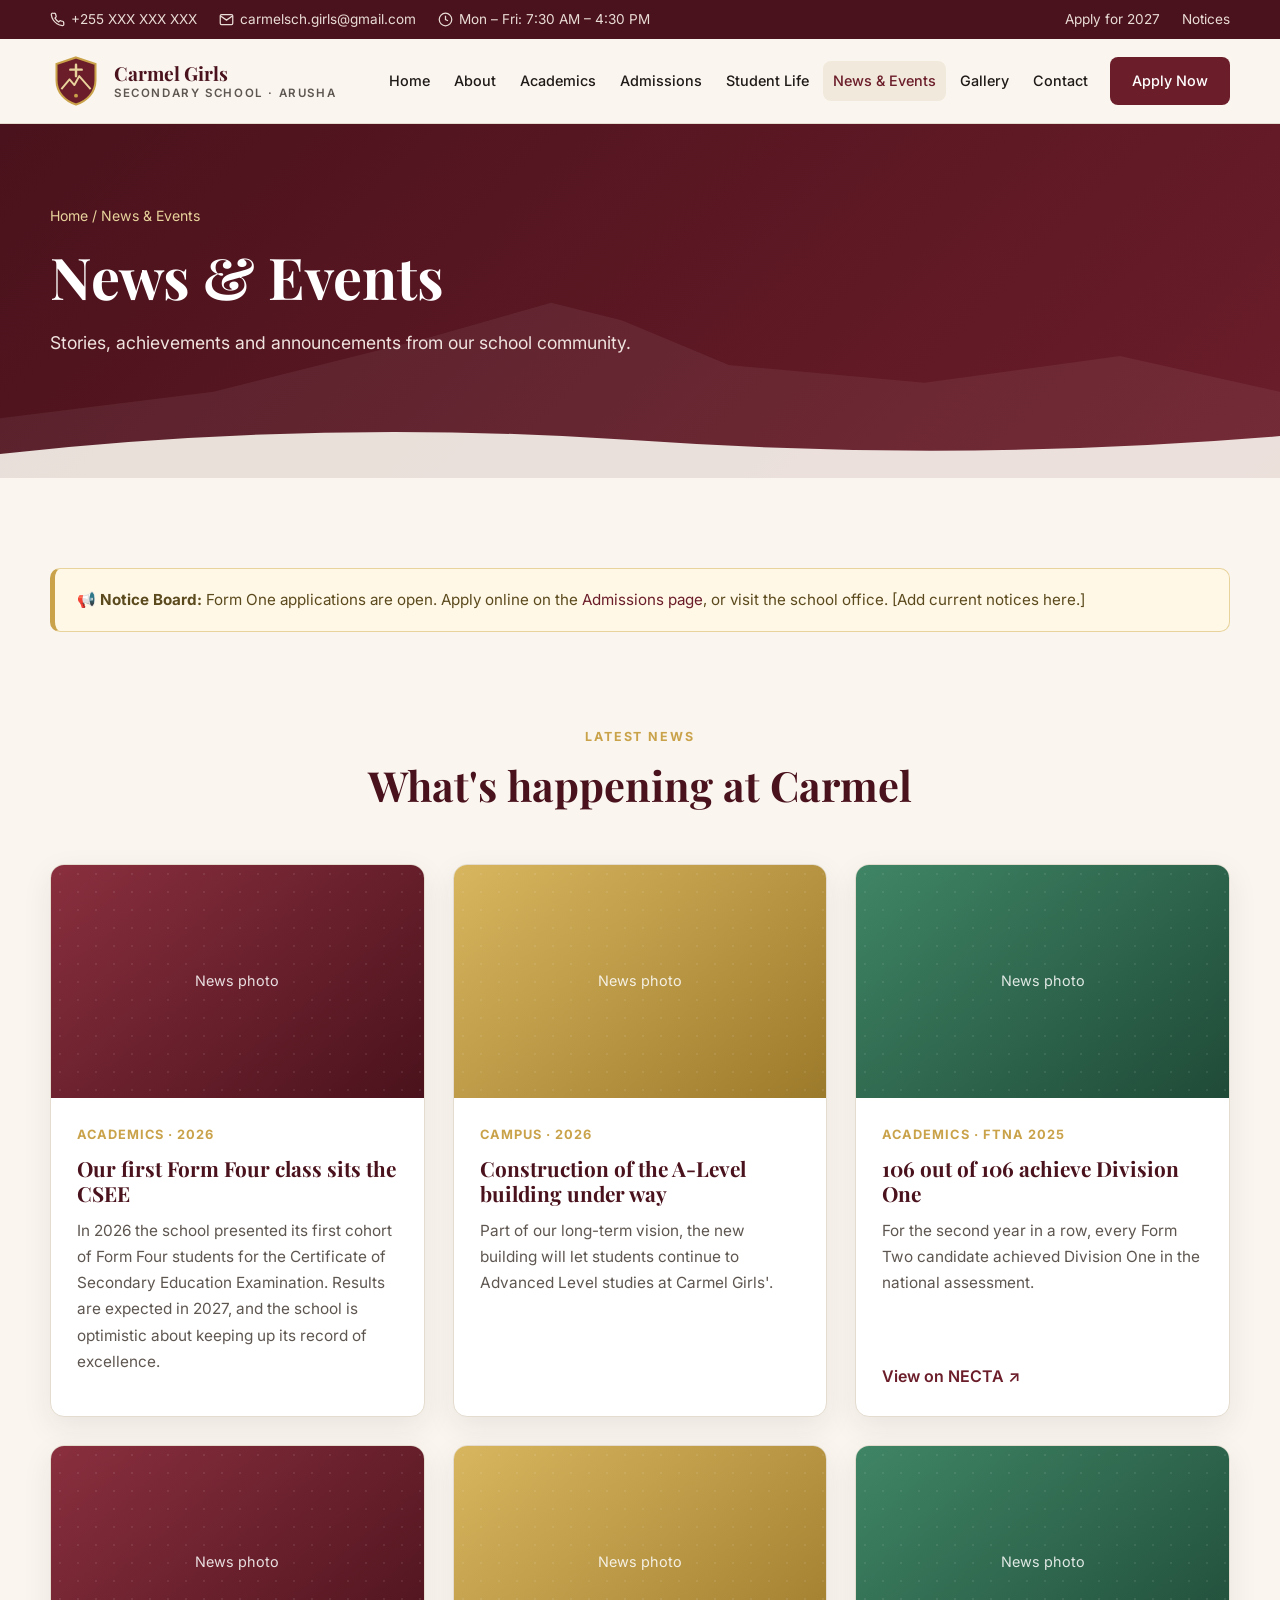
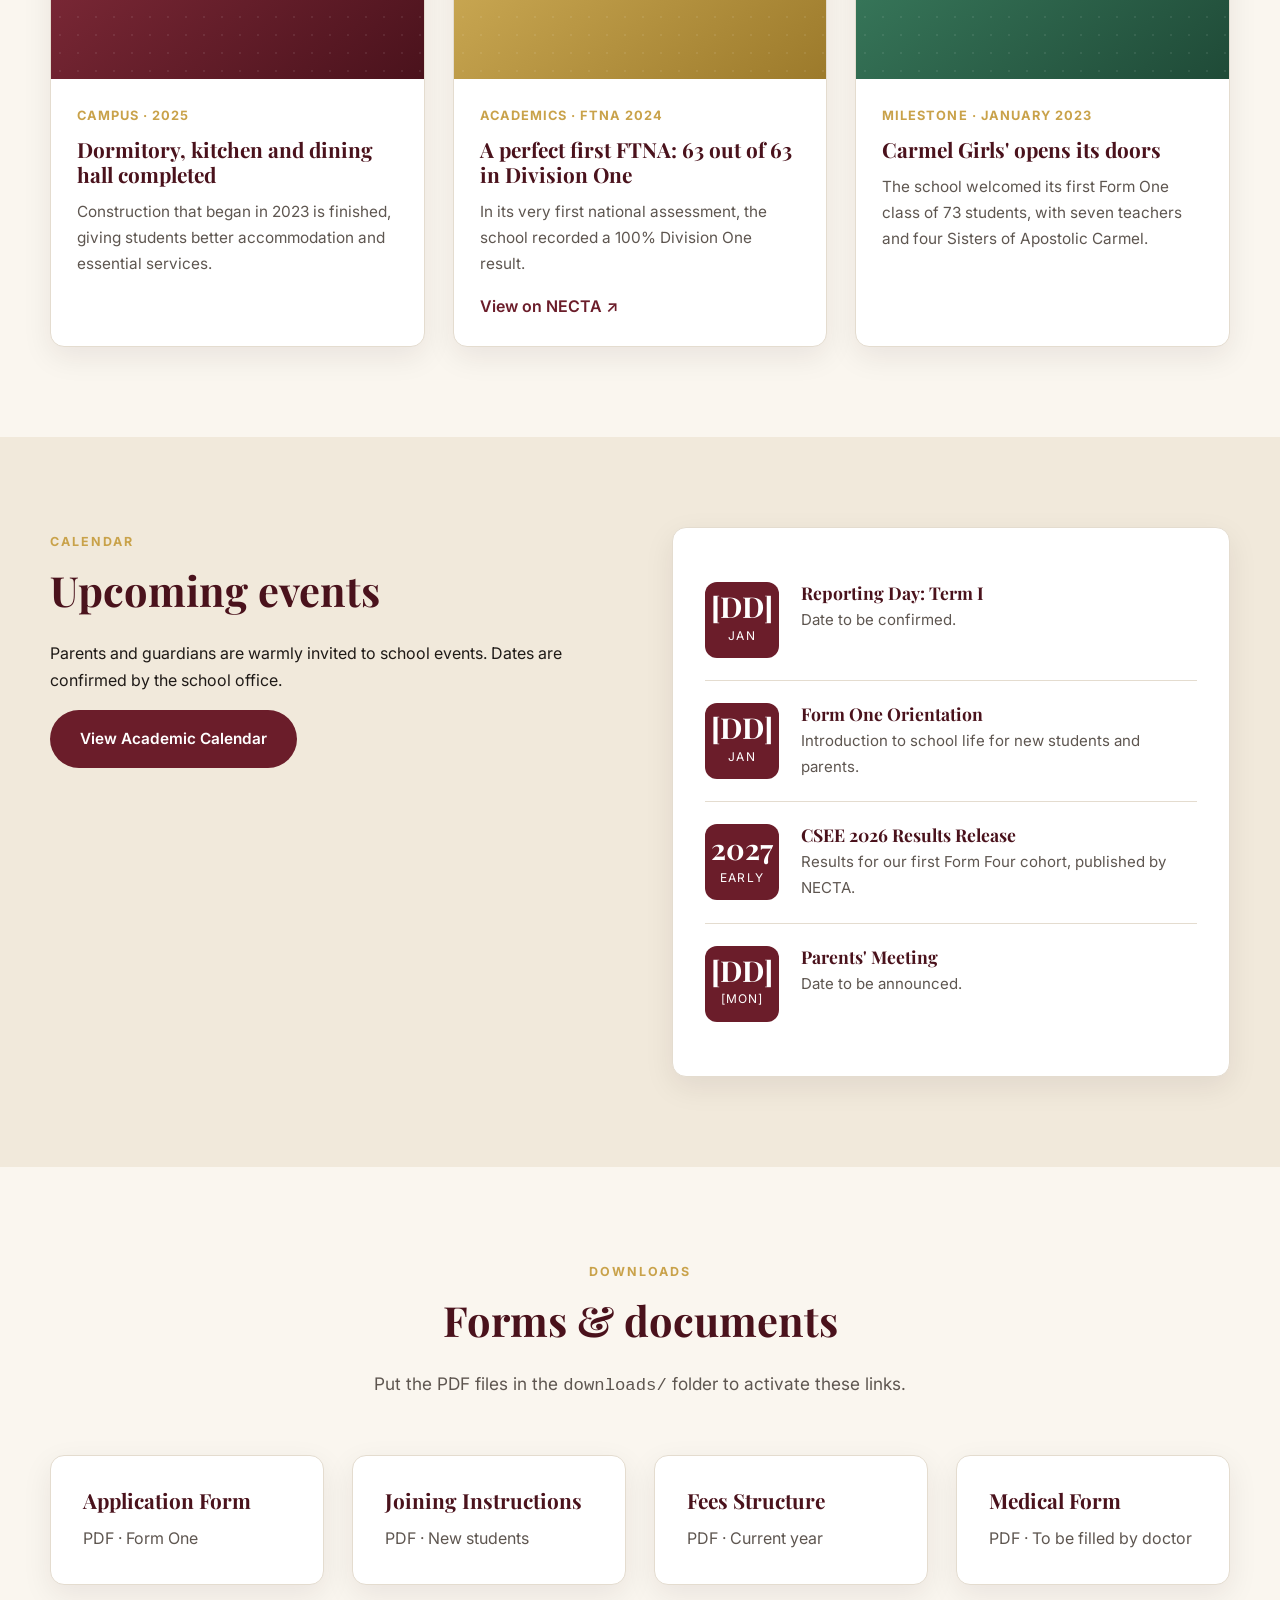
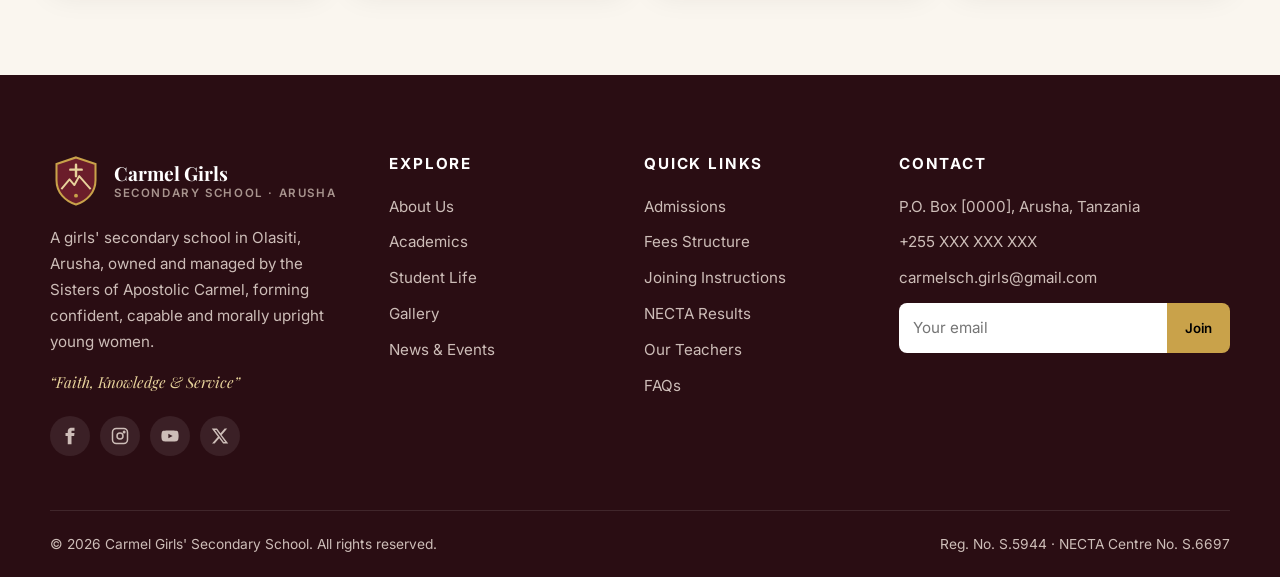
<file: news.html>
<!DOCTYPE html>
<html lang="en">
<head>
  <meta charset="UTF-8">
  <meta name="viewport" content="width=device-width, initial-scale=1.0">
  <title>News &amp; Events | Carmel Girls' Secondary School, Arusha</title>
  <meta name="description" content="Latest news, announcements and upcoming events at Carmel Girls' Secondary School, Olasiti, Arusha.">
  <meta name="theme-color" content="#6b1d2a">
  <link rel="icon" href="images/favicon.svg" type="image/svg+xml">
  <link rel="preconnect" href="https://fonts.googleapis.com">
  <link rel="preconnect" href="https://fonts.gstatic.com" crossorigin>
  <link href="https://fonts.googleapis.com/css2?family=Inter:wght@400;500;600;700&family=Playfair+Display:ital,wght@0,600;0,700;1,600&display=swap" rel="stylesheet">
  <link rel="stylesheet" href="css/style.css">
</head>
<body>
<div id="site-header"></div>

<main id="main">
  <section class="page-banner">
    <div class="container">
      <div class="breadcrumb"><a href="index.html">Home</a> / News &amp; Events</div>
      <h1>News &amp; Events</h1>
      <p>Stories, achievements and announcements from our school community.</p>
    </div>
    <svg class="hero__mountain" viewBox="0 0 1440 220" preserveAspectRatio="none" aria-hidden="true"><path fill="rgba(255,255,255,.07)" d="M0 220V150l240-30 240-60 140-40 80 20 120 50 220 20 220-30 180 40v100z"/><path fill="#faf6ef" d="M0 220v-30q360-40 720-15t720-5v50z"/></svg>
  </section>

  <!-- NOTICE BOARD -->
  <section class="section" style="padding-bottom:0">
    <div class="container">
      <div class="notice reveal"><strong>📢 Notice Board:</strong> Form One applications are open. Apply online on the <a href="admissions.html#apply">Admissions page</a>, or visit the school office. [Add current notices here.]</div>
    </div>
  </section>

  <!-- NEWS -->
  <section class="section">
    <div class="container">
      <div class="section-head reveal">
        <span class="eyebrow">Latest News</span>
        <h2>What's happening at Carmel</h2>
      </div>
      <div class="grid grid--3">
        <article class="news-card reveal">
          <div class="photo"><div class="photo__label">News photo</div></div>
          <div class="news-card__body">
            <div class="news-card__meta">Academics · 2026</div>
            <h3>Our first Form Four class sits the CSEE</h3>
            <p>In 2026 the school presented its first cohort of Form Four students for the Certificate of Secondary Education Examination. Results are expected in 2027, and the school is optimistic about keeping up its record of excellence.</p>
          </div>
        </article>
        <article class="news-card reveal">
          <div class="photo photo--gold"><div class="photo__label">News photo</div></div>
          <div class="news-card__body">
            <div class="news-card__meta">Campus · 2026</div>
            <h3>Construction of the A-Level building under way</h3>
            <p>Part of our long-term vision, the new building will let students continue to Advanced Level studies at Carmel Girls'.</p>
          </div>
        </article>
        <article class="news-card reveal">
          <div class="photo photo--green"><div class="photo__label">News photo</div></div>
          <div class="news-card__body">
            <div class="news-card__meta">Academics · FTNA 2025</div>
            <h3>106 out of 106 achieve Division One</h3>
            <p>For the second year in a row, every Form Two candidate achieved Division One in the national assessment.</p>
            <a href="https://onlinesys.necta.go.tz/results/2025/ftna/results/S6697.htm" target="_blank" rel="noopener" class="more">View on NECTA ↗</a>
          </div>
        </article>
        <article class="news-card reveal">
          <div class="photo"><div class="photo__label">News photo</div></div>
          <div class="news-card__body">
            <div class="news-card__meta">Campus · 2025</div>
            <h3>Dormitory, kitchen and dining hall completed</h3>
            <p>Construction that began in 2023 is finished, giving students better accommodation and essential services.</p>
          </div>
        </article>
        <article class="news-card reveal">
          <div class="photo photo--gold"><div class="photo__label">News photo</div></div>
          <div class="news-card__body">
            <div class="news-card__meta">Academics · FTNA 2024</div>
            <h3>A perfect first FTNA: 63 out of 63 in Division One</h3>
            <p>In its very first national assessment, the school recorded a 100% Division One result.</p>
            <a href="https://onlinesys.necta.go.tz/results/2024/ftna/results/S6697.htm" target="_blank" rel="noopener" class="more">View on NECTA ↗</a>
          </div>
        </article>
        <article class="news-card reveal">
          <div class="photo photo--green"><div class="photo__label">News photo</div></div>
          <div class="news-card__body">
            <div class="news-card__meta">Milestone · January 2023</div>
            <h3>Carmel Girls' opens its doors</h3>
            <p>The school welcomed its first Form One class of 73 students, with seven teachers and four Sisters of Apostolic Carmel.</p>
          </div>
        </article>
      </div>
    </div>
  </section>

  <!-- EVENTS -->
  <section class="section section--sand" id="events">
    <div class="container split" style="align-items:start">
      <div class="reveal">
        <span class="eyebrow">Calendar</span>
        <h2>Upcoming events</h2>
        <p>Parents and guardians are warmly invited to school events. Dates are confirmed by the school office.</p>
        <a href="academics.html#calendar" class="btn btn--maroon">View Academic Calendar</a>
      </div>
      <div class="card reveal">
        <div class="event"><div class="event__date"><strong>[DD]</strong><span>Jan</span></div><div><h4>Reporting Day: Term I</h4><p>Date to be confirmed.</p></div></div>
        <div class="event"><div class="event__date"><strong>[DD]</strong><span>Jan</span></div><div><h4>Form One Orientation</h4><p>Introduction to school life for new students and parents.</p></div></div>
        <div class="event"><div class="event__date"><strong>2027</strong><span>Early</span></div><div><h4>CSEE 2026 Results Release</h4><p>Results for our first Form Four cohort, published by NECTA.</p></div></div>
        <div class="event"><div class="event__date"><strong>[DD]</strong><span>[Mon]</span></div><div><h4>Parents' Meeting</h4><p>Date to be announced.</p></div></div>
      </div>
    </div>
  </section>

  <!-- DOWNLOADS -->
  <section class="section">
    <div class="container">
      <div class="section-head reveal">
        <span class="eyebrow">Downloads</span>
        <h2>Forms &amp; documents</h2>
        <p>Put the PDF files in the <code>downloads/</code> folder to activate these links.</p>
      </div>
      <div class="grid grid--4">
        <a class="card reveal" href="downloads/application-form.pdf"><h3>Application Form</h3><p>PDF · Form One</p></a>
        <a class="card reveal" href="downloads/joining-instructions.pdf"><h3>Joining Instructions</h3><p>PDF · New students</p></a>
        <a class="card reveal" href="downloads/fees-structure.pdf"><h3>Fees Structure</h3><p>PDF · Current year</p></a>
        <a class="card reveal" href="downloads/medical-form.pdf"><h3>Medical Form</h3><p>PDF · To be filled by doctor</p></a>
      </div>
    </div>
  </section>
</main>

<div id="site-footer"></div>
<script src="js/main.js"></script>
</body>
</html>
</file>
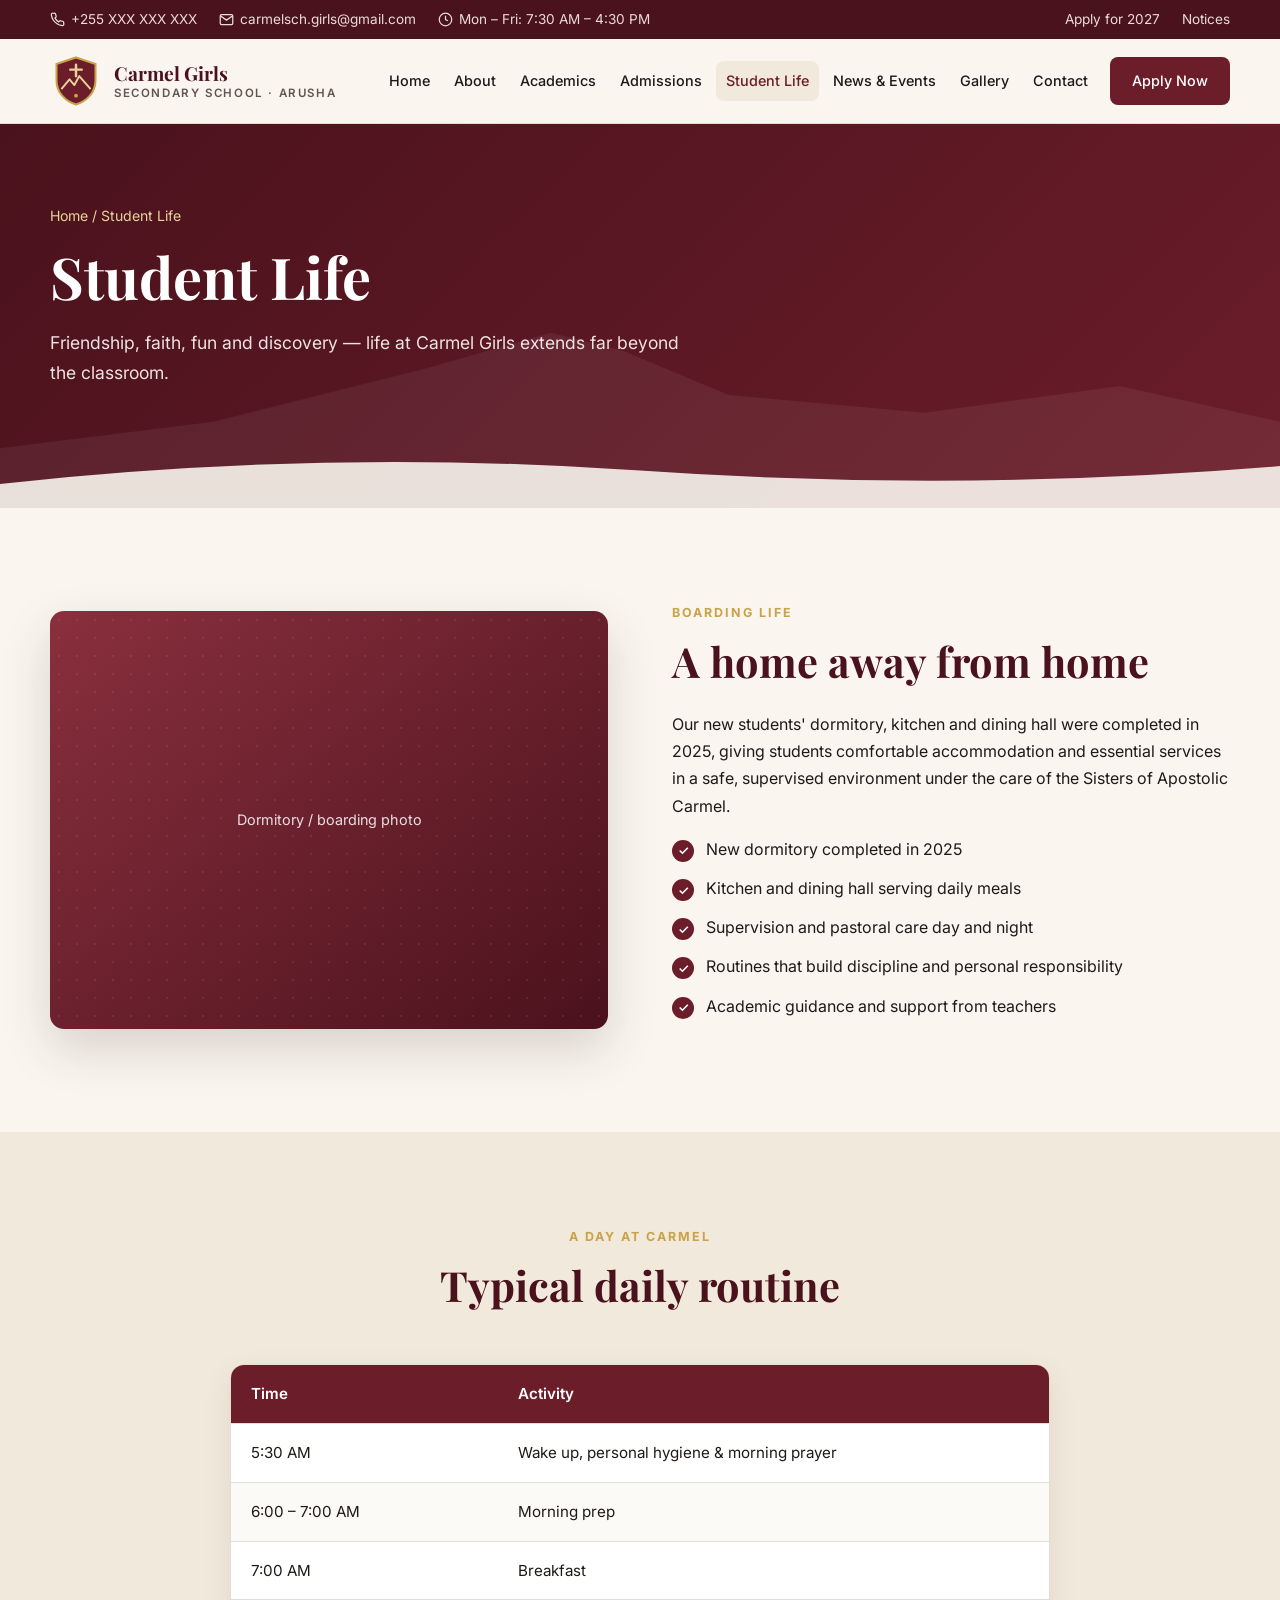
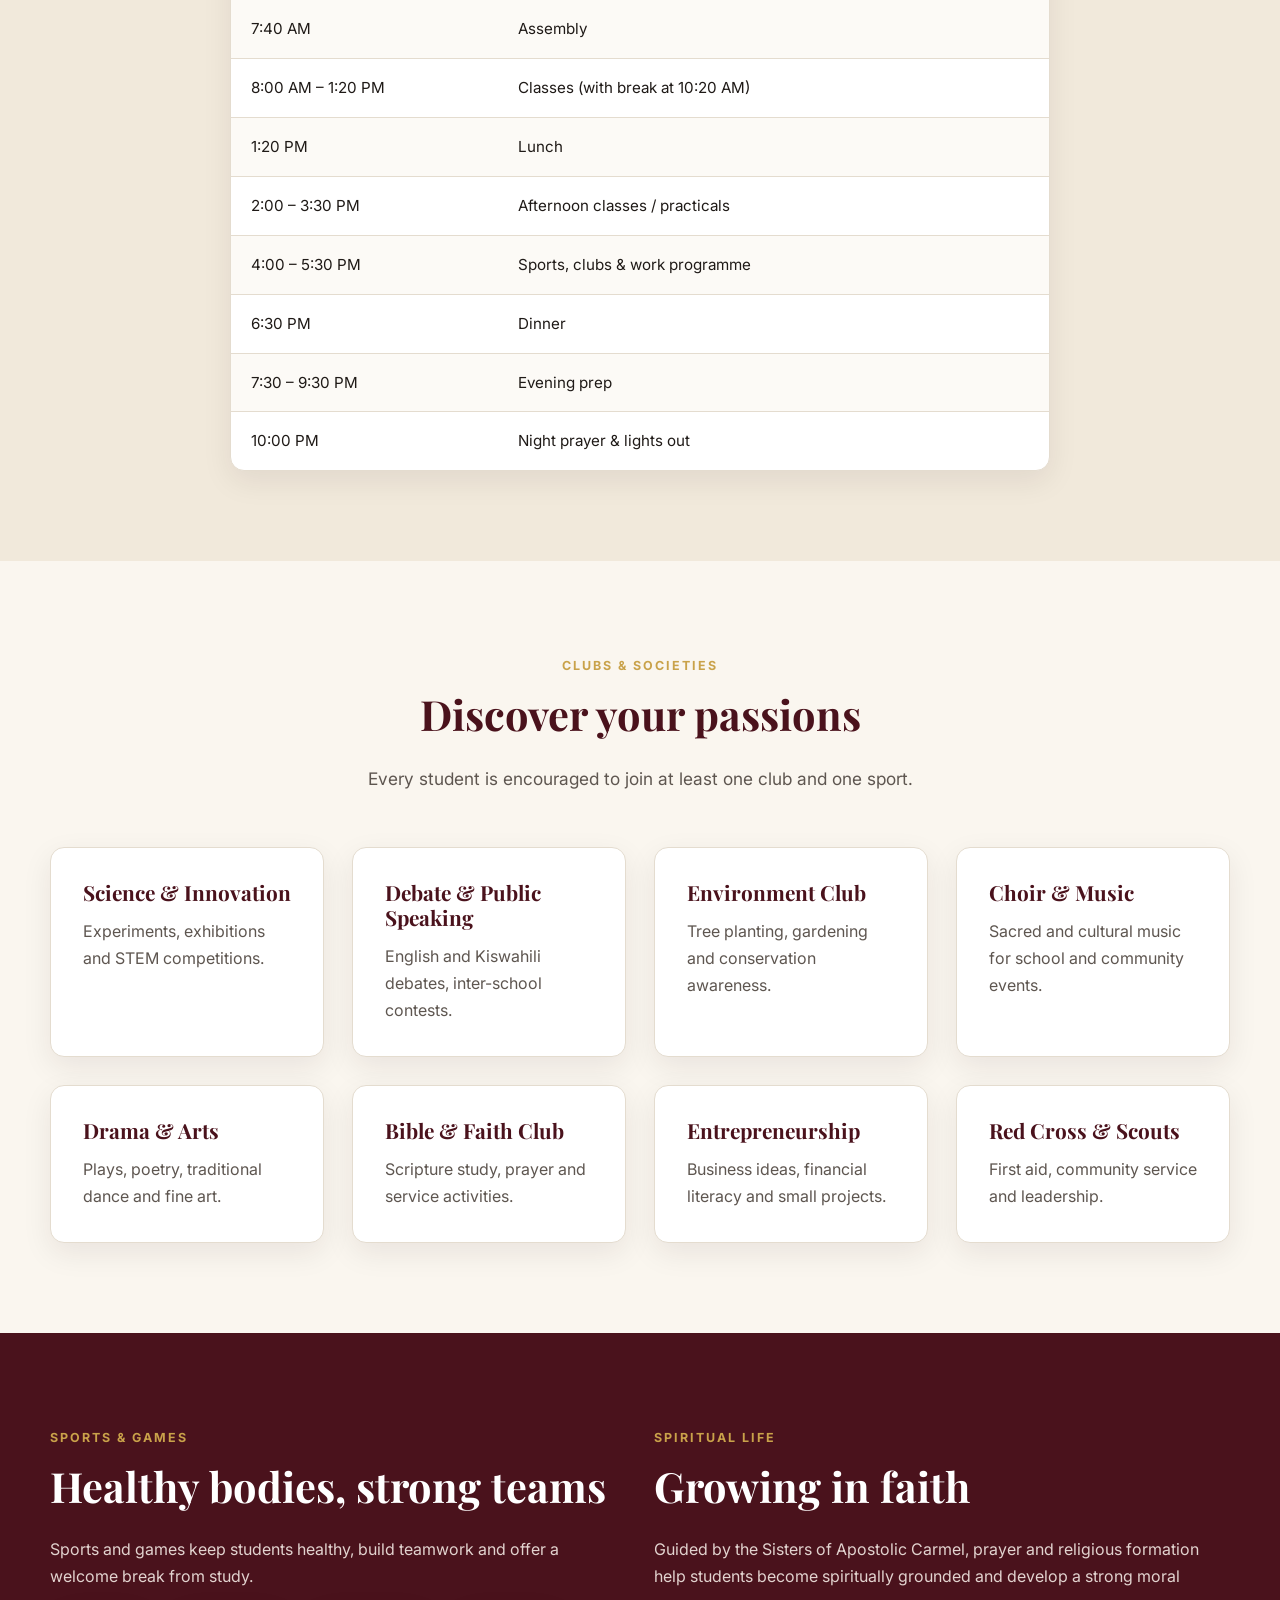
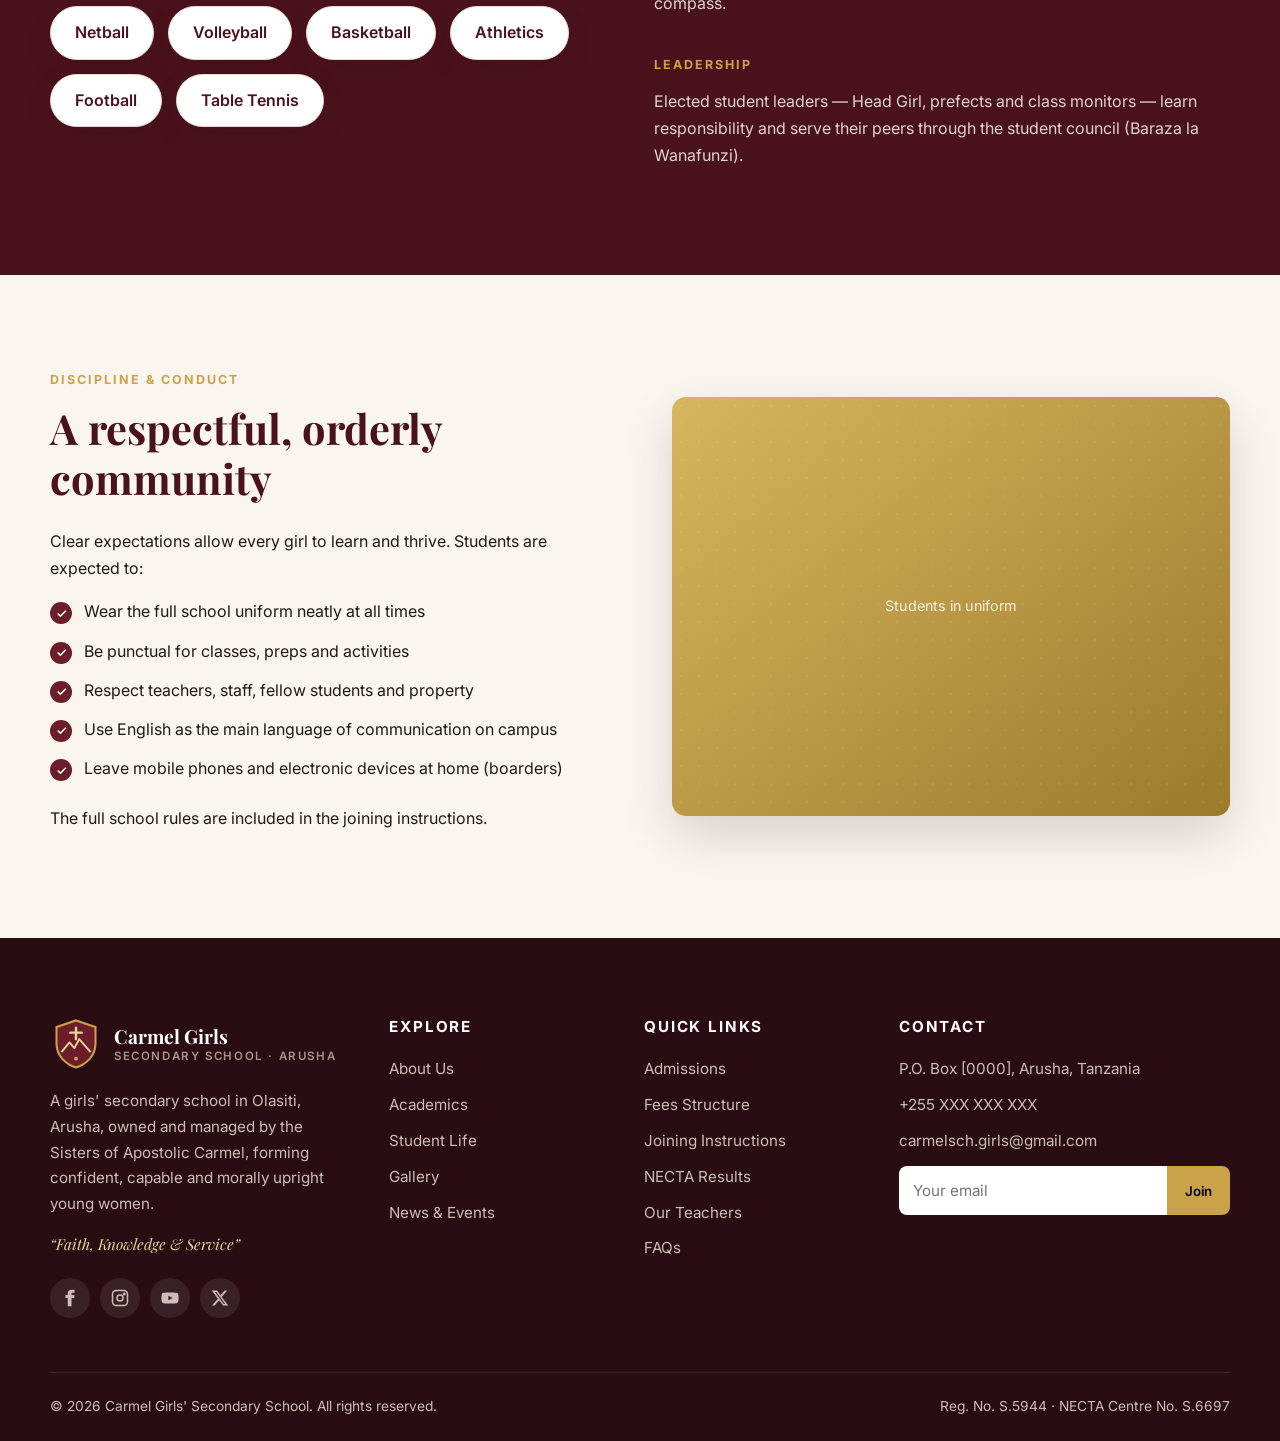
<file: student-life.html>
<!DOCTYPE html>
<html lang="en">
<head>
  <meta charset="UTF-8">
  <meta name="viewport" content="width=device-width, initial-scale=1.0">
  <title>Student Life | Carmel Girls Secondary School, Arusha</title>
  <meta name="description" content="Boarding, clubs, sports, spiritual life and a typical day at Carmel Girls Secondary School, Arusha.">
  <meta name="theme-color" content="#6b1d2a">
  <link rel="icon" href="images/favicon.svg" type="image/svg+xml">
  <link rel="preconnect" href="https://fonts.googleapis.com">
  <link rel="preconnect" href="https://fonts.gstatic.com" crossorigin>
  <link href="https://fonts.googleapis.com/css2?family=Inter:wght@400;500;600;700&family=Playfair+Display:ital,wght@0,600;0,700;1,600&display=swap" rel="stylesheet">
  <link rel="stylesheet" href="css/style.css">
</head>
<body>
<div id="site-header"></div>

<main id="main">
  <section class="page-banner">
    <div class="container">
      <div class="breadcrumb"><a href="index.html">Home</a> / Student Life</div>
      <h1>Student Life</h1>
      <p>Friendship, faith, fun and discovery — life at Carmel Girls extends far beyond the classroom.</p>
    </div>
    <svg class="hero__mountain" viewBox="0 0 1440 220" preserveAspectRatio="none" aria-hidden="true"><path fill="rgba(255,255,255,.07)" d="M0 220V150l240-30 240-60 140-40 80 20 120 50 220 20 220-30 180 40v100z"/><path fill="#faf6ef" d="M0 220v-30q360-40 720-15t720-5v50z"/></svg>
  </section>

  <!-- BOARDING -->
  <section class="section">
    <div class="container split">
      <div class="photo reveal"><div class="photo__label">Dormitory / boarding photo</div></div>
      <div class="reveal">
        <span class="eyebrow">Boarding Life</span>
        <h2>A home away from home</h2>
        <p>Our new students' dormitory, kitchen and dining hall were completed in 2025, giving students comfortable accommodation and essential services in a safe, supervised environment under the care of the Sisters of Apostolic Carmel.</p>
        <ul class="check-list">
          <li>New dormitory completed in 2025</li>
          <li>Kitchen and dining hall serving daily meals</li>
          <li>Supervision and pastoral care day and night</li>
          <li>Routines that build discipline and personal responsibility</li>
          <li>Academic guidance and support from teachers</li>
        </ul>
      </div>
    </div>
  </section>

  <!-- DAILY ROUTINE -->
  <section class="section section--sand">
    <div class="container">
      <div class="section-head reveal">
        <span class="eyebrow">A Day at Carmel</span>
        <h2>Typical daily routine</h2>
      </div>
      <div class="table-wrap reveal" style="max-width:820px;margin:0 auto">
        <table>
          <thead><tr><th>Time</th><th>Activity</th></tr></thead>
          <tbody>
            <tr><td>5:30 AM</td><td>Wake up, personal hygiene &amp; morning prayer</td></tr>
            <tr><td>6:00 – 7:00 AM</td><td>Morning prep</td></tr>
            <tr><td>7:00 AM</td><td>Breakfast</td></tr>
            <tr><td>7:40 AM</td><td>Assembly</td></tr>
            <tr><td>8:00 AM – 1:20 PM</td><td>Classes (with break at 10:20 AM)</td></tr>
            <tr><td>1:20 PM</td><td>Lunch</td></tr>
            <tr><td>2:00 – 3:30 PM</td><td>Afternoon classes / practicals</td></tr>
            <tr><td>4:00 – 5:30 PM</td><td>Sports, clubs &amp; work programme</td></tr>
            <tr><td>6:30 PM</td><td>Dinner</td></tr>
            <tr><td>7:30 – 9:30 PM</td><td>Evening prep</td></tr>
            <tr><td>10:00 PM</td><td>Night prayer &amp; lights out</td></tr>
          </tbody>
        </table>
      </div>
    </div>
  </section>

  <!-- CLUBS -->
  <section class="section">
    <div class="container">
      <div class="section-head reveal">
        <span class="eyebrow">Clubs &amp; Societies</span>
        <h2>Discover your passions</h2>
        <p>Every student is encouraged to join at least one club and one sport.</p>
      </div>
      <div class="grid grid--4">
        <div class="card reveal"><h3>Science &amp; Innovation</h3><p>Experiments, exhibitions and STEM competitions.</p></div>
        <div class="card reveal"><h3>Debate &amp; Public Speaking</h3><p>English and Kiswahili debates, inter-school contests.</p></div>
        <div class="card reveal"><h3>Environment Club</h3><p>Tree planting, gardening and conservation awareness.</p></div>
        <div class="card reveal"><h3>Choir &amp; Music</h3><p>Sacred and cultural music for school and community events.</p></div>
        <div class="card reveal"><h3>Drama &amp; Arts</h3><p>Plays, poetry, traditional dance and fine art.</p></div>
        <div class="card reveal"><h3>Bible &amp; Faith Club</h3><p>Scripture study, prayer and service activities.</p></div>
        <div class="card reveal"><h3>Entrepreneurship</h3><p>Business ideas, financial literacy and small projects.</p></div>
        <div class="card reveal"><h3>Red Cross &amp; Scouts</h3><p>First aid, community service and leadership.</p></div>
      </div>
    </div>
  </section>

  <!-- SPORTS & FAITH -->
  <section class="section section--maroon">
    <div class="container grid grid--2">
      <div class="reveal">
        <span class="eyebrow">Sports &amp; Games</span>
        <h2>Healthy bodies, strong teams</h2>
        <p style="color:#e2d3cf">Sports and games keep students healthy, build teamwork and offer a welcome break from study.</p>
        <div class="values" style="justify-content:flex-start">
          <span class="value-pill">Netball</span><span class="value-pill">Volleyball</span><span class="value-pill">Basketball</span><span class="value-pill">Athletics</span><span class="value-pill">Football</span><span class="value-pill">Table Tennis</span>
        </div>
      </div>
      <div class="reveal">
        <span class="eyebrow">Spiritual Life</span>
        <h2>Growing in faith</h2>
        <p style="color:#e2d3cf">Guided by the Sisters of Apostolic Carmel, prayer and religious formation help students become spiritually grounded and develop a strong moral compass.</p>
        <span class="eyebrow" style="margin-top:20px">Leadership</span>
        <p style="color:#e2d3cf">Elected student leaders — Head Girl, prefects and class monitors — learn responsibility and serve their peers through the student council (Baraza la Wanafunzi).</p>
      </div>
    </div>
  </section>

  <!-- RULES -->
  <section class="section">
    <div class="container split">
      <div class="reveal">
        <span class="eyebrow">Discipline &amp; Conduct</span>
        <h2>A respectful, orderly community</h2>
        <p>Clear expectations allow every girl to learn and thrive. Students are expected to:</p>
        <ul class="check-list">
          <li>Wear the full school uniform neatly at all times</li>
          <li>Be punctual for classes, preps and activities</li>
          <li>Respect teachers, staff, fellow students and property</li>
          <li>Use English as the main language of communication on campus</li>
          <li>Leave mobile phones and electronic devices at home (boarders)</li>
        </ul>
        <p>The full school rules are included in the joining instructions.</p>
      </div>
      <div class="photo photo--gold reveal"><div class="photo__label">Students in uniform</div></div>
    </div>
  </section>
</main>

<div id="site-footer"></div>
<script src="js/main.js"></script>
</body>
</html>
</file>
<file: css/style.css>
/* =========================================================
   Carmel Girls Secondary School — Main Stylesheet
   ========================================================= */
:root {
  --maroon: #6b1d2a;
  --maroon-dark: #4a121c;
  --maroon-soft: #8a2f3e;
  --gold: #c9a24a;
  --gold-light: #e8d39c;
  --cream: #faf6ef;
  --sand: #f1e9db;
  --ink: #1f1a17;
  --muted: #5e5650;
  --line: #e4dccf;
  --white: #ffffff;
  --green: #2f6b4f;
  --radius: 14px;
  --shadow: 0 10px 30px rgba(43, 18, 22, 0.08);
  --shadow-lg: 0 20px 50px rgba(43, 18, 22, 0.16);
  --container: 1180px;
  --font-head: "Playfair Display", Georgia, serif;
  --font-body: "Inter", system-ui, -apple-system, "Segoe UI", sans-serif;
}

*, *::before, *::after { box-sizing: border-box; }
html { scroll-behavior: smooth; }
body {
  margin: 0;
  font-family: var(--font-body);
  font-size: 16px;
  line-height: 1.7;
  color: var(--ink);
  background: var(--cream);
  -webkit-font-smoothing: antialiased;
}
img, svg { max-width: 100%; display: block; }
a { color: var(--maroon); text-decoration: none; transition: color .2s; }
a:hover { color: var(--maroon-soft); }
h1, h2, h3, h4 { font-family: var(--font-head); line-height: 1.2; margin: 0 0 .6em; color: var(--maroon-dark); }
h1 { font-size: clamp(2.2rem, 5vw, 3.6rem); }
h2 { font-size: clamp(1.8rem, 3.4vw, 2.6rem); }
h3 { font-size: 1.3rem; }
p { margin: 0 0 1em; }
ul { padding-left: 1.2em; }

.container { width: min(var(--container), 100% - 32px); margin-inline: auto; }
.section { padding: 90px 0; }
.section--sand { background: var(--sand); }
.section--maroon { background: var(--maroon-dark); color: #f4ece6; }
.section--maroon h2, .section--maroon h3 { color: var(--white); }
.eyebrow {
  display: inline-block; font-size: .78rem; font-weight: 700; letter-spacing: .16em;
  text-transform: uppercase; color: var(--gold); margin-bottom: .8rem;
}
.section-head { max-width: 720px; margin: 0 auto 54px; text-align: center; }
.section-head p { color: var(--muted); font-size: 1.08rem; }
.section--maroon .section-head p { color: #e2d3cf; }
.lead { font-size: 1.15rem; color: var(--muted); }
.skip-link { position: absolute; left: -999px; top: 0; background: var(--gold); color: var(--ink); padding: 8px 14px; z-index: 999; }
.skip-link:focus { left: 10px; top: 10px; }

/* Buttons */
.btn {
  display: inline-flex; align-items: center; gap: .5em; padding: 14px 28px; border-radius: 999px;
  font-weight: 600; font-size: .96rem; border: 2px solid transparent; cursor: pointer;
  transition: transform .2s, background .2s, color .2s, border-color .2s; font-family: inherit;
}
.btn:hover { transform: translateY(-2px); }
.btn--gold { background: var(--gold); color: var(--ink); }
.btn--gold:hover { background: var(--gold-light); color: var(--ink); }
.btn--maroon { background: var(--maroon); color: var(--white); }
.btn--maroon:hover { background: var(--maroon-soft); color: var(--white); }
.btn--outline { border-color: rgba(255,255,255,.7); color: var(--white); }
.btn--outline:hover { background: var(--white); color: var(--maroon-dark); }
.btn--ghost { border-color: var(--maroon); color: var(--maroon); }
.btn--ghost:hover { background: var(--maroon); color: var(--white); }

/* Top bar */
.topbar { background: var(--maroon-dark); color: #e9dcd6; font-size: .85rem; }
.topbar .container { display: flex; justify-content: space-between; align-items: center; gap: 16px; padding: 8px 0; flex-wrap: wrap; }
.topbar a { color: #e9dcd6; }
.topbar a:hover { color: var(--gold-light); }
.topbar__info { display: flex; gap: 22px; flex-wrap: wrap; }
.topbar__info span { display: inline-flex; align-items: center; gap: 6px; }

/* Header / nav */
.header { position: sticky; top: 0; z-index: 100; background: rgba(250,246,239,.96); backdrop-filter: blur(8px); border-bottom: 1px solid var(--line); transition: box-shadow .3s; }
.header.scrolled { box-shadow: var(--shadow); }
.header .container { display: flex; align-items: center; justify-content: space-between; height: 84px; }
.brand { display: flex; align-items: center; gap: 12px; color: var(--maroon-dark); }
.brand__crest { width: 52px; height: 52px; flex: none; }
.brand__name { font-family: var(--font-head); font-weight: 700; font-size: 1.2rem; line-height: 1.1; }
.brand__sub { display: block; font-family: var(--font-body); font-size: .72rem; letter-spacing: .14em; text-transform: uppercase; color: var(--muted); font-weight: 600; margin-top: 3px; }
.nav ul { list-style: none; display: flex; gap: 4px; margin: 0; padding: 0; align-items: center; }
.nav a { display: block; padding: 8px 10px; color: var(--ink); font-weight: 500; font-size: .9rem; white-space: nowrap; border-radius: 8px; }
.nav a:hover, .nav a.active { color: var(--maroon); background: var(--sand); }
.nav .btn { margin-left: 8px; padding: 10px 20px; color: var(--white); background: var(--maroon); }
.nav .btn:hover { background: var(--maroon-soft); color: var(--white); }
.nav-toggle { display: none; background: none; border: 0; width: 44px; height: 44px; cursor: pointer; padding: 10px; }
.nav-toggle span { display: block; height: 2px; background: var(--maroon-dark); margin: 6px 0; transition: transform .3s, opacity .3s; }
.nav-open .nav-toggle span:nth-child(1) { transform: translateY(8px) rotate(45deg); }
.nav-open .nav-toggle span:nth-child(2) { opacity: 0; }
.nav-open .nav-toggle span:nth-child(3) { transform: translateY(-8px) rotate(-45deg); }

/* Hero */
.hero { position: relative; color: var(--white); overflow: hidden; background: linear-gradient(135deg, var(--maroon-dark) 0%, var(--maroon) 55%, #93404a 100%); }
.hero__inner { position: relative; z-index: 2; padding: 110px 0 190px; max-width: 760px; }
.hero h1 { color: var(--white); }
.hero h1 em { color: var(--gold-light); font-style: italic; }
.hero p { font-size: 1.18rem; color: #f0e3df; max-width: 620px; }
.hero__actions { display: flex; gap: 14px; flex-wrap: wrap; margin-top: 30px; }
.hero__mountain { position: absolute; left: 0; right: 0; bottom: -2px; z-index: 1; width: 100%; height: auto; }
.hero__sun { position: absolute; right: 12%; top: 18%; width: 220px; height: 220px; border-radius: 50%; background: radial-gradient(circle, rgba(232,211,156,.55), rgba(232,211,156,0) 70%); z-index: 1; }
.hero__badge { display: inline-flex; align-items: center; gap: 8px; background: rgba(255,255,255,.12); border: 1px solid rgba(255,255,255,.25); padding: 6px 16px; border-radius: 999px; font-size: .85rem; margin-bottom: 22px; }

/* Page banner (inner pages) */
.page-banner { position: relative; overflow: hidden; background: linear-gradient(135deg, var(--maroon-dark), var(--maroon)); color: var(--white); padding: 80px 0 120px; }
.page-banner h1 { color: var(--white); margin-bottom: .3em; }
.page-banner p { color: #f0e3df; max-width: 640px; font-size: 1.1rem; margin: 0; }
.page-banner .hero__mountain { opacity: .9; }
.page-banner .container { position: relative; z-index: 2; }
.breadcrumb { font-size: .88rem; color: var(--gold-light); margin-bottom: 14px; }
.breadcrumb a { color: var(--gold-light); }

/* Stats strip */
.stats { margin-top: -70px; position: relative; z-index: 5; }
.stats__grid { display: grid; grid-template-columns: repeat(4, 1fr); background: var(--white); border-radius: var(--radius); box-shadow: var(--shadow-lg); overflow: hidden; }
.stat { padding: 34px 24px; text-align: center; border-right: 1px solid var(--line); }
.stat:last-child { border-right: 0; }
.stat__num { font-family: var(--font-head); font-size: 2.6rem; font-weight: 700; color: var(--maroon); line-height: 1; }
.stat__label { color: var(--muted); font-size: .92rem; margin-top: 8px; }

/* Grids & cards */
.grid { display: grid; gap: 28px; }
.grid--2 { grid-template-columns: repeat(2, 1fr); }
.grid--3 { grid-template-columns: repeat(3, 1fr); }
.grid--4 { grid-template-columns: repeat(4, 1fr); }
.split { display: grid; grid-template-columns: 1fr 1fr; gap: 64px; align-items: center; }
.card { background: var(--white); border-radius: var(--radius); padding: 32px; box-shadow: var(--shadow); border: 1px solid var(--line); transition: transform .3s, box-shadow .3s; }
.card:hover { transform: translateY(-4px); box-shadow: var(--shadow-lg); }
.card p { color: var(--muted); margin-bottom: 0; }
.card__icon { width: 56px; height: 56px; border-radius: 14px; background: var(--sand); color: var(--maroon); display: grid; place-items: center; margin-bottom: 20px; }
.card__icon svg { width: 28px; height: 28px; }
.section--maroon .card { background: rgba(255,255,255,.06); border-color: rgba(255,255,255,.12); box-shadow: none; }
.section--maroon .card p { color: #e2d3cf; }
.section--maroon .card__icon { background: rgba(201,162,74,.18); color: var(--gold-light); }

/* Image placeholders (replace with real photos) */
.photo { position: relative; border-radius: var(--radius); overflow: hidden; aspect-ratio: 4/3; background: linear-gradient(140deg, var(--maroon-soft), var(--maroon-dark)); display: grid; place-items: center; color: rgba(255,255,255,.85); box-shadow: var(--shadow-lg); }
.photo img { width: 100%; height: 100%; object-fit: cover; position: absolute; inset: 0; }
.photo__label { position: relative; z-index: 1; text-align: center; font-size: .9rem; padding: 20px; }
.photo__label svg { width: 46px; height: 46px; margin: 0 auto 8px; opacity: .8; }
.photo::after { content: ""; position: absolute; inset: 0; background-image: radial-gradient(rgba(255,255,255,.08) 1px, transparent 1px); background-size: 18px 18px; }
.photo--gold { background: linear-gradient(140deg, #d8b65f, #9c7a2b); }
.photo--green { background: linear-gradient(140deg, #3f8565, #1f4a37); }
.photo--tall { aspect-ratio: 3/4; }
.photo--wide { aspect-ratio: 16/9; }
.photo-stack { position: relative; }
.photo-stack .photo--small { position: absolute; width: 48%; right: -24px; bottom: -40px; border: 6px solid var(--cream); aspect-ratio: 1; }

/* Lists */
.check-list { list-style: none; padding: 0; margin: 0 0 1.4em; }
.check-list li { position: relative; padding-left: 34px; margin-bottom: 12px; }
.check-list li::before { content: ""; position: absolute; left: 0; top: 4px; width: 22px; height: 22px; border-radius: 50%; background: var(--maroon) url("data:image/svg+xml,%3Csvg xmlns='http://www.w3.org/2000/svg' viewBox='0 0 24 24' fill='none' stroke='%23fff' stroke-width='3'%3E%3Cpath d='M5 12l5 5L20 7'/%3E%3C/svg%3E") center/13px no-repeat; }

/* Quote / head message */
.message { display: grid; grid-template-columns: 300px 1fr; gap: 56px; align-items: center; }
.message blockquote { margin: 0; font-family: var(--font-head); font-size: 1.45rem; line-height: 1.5; color: var(--maroon-dark); font-style: italic; position: relative; }
.message blockquote::before { content: "\201C"; font-size: 6rem; color: var(--gold); position: absolute; left: -10px; top: -60px; opacity: .5; }
.signature { margin-top: 22px; font-family: var(--font-body); font-style: normal; font-size: 1rem; }
.signature strong { display: block; color: var(--maroon); }
.signature span { color: var(--muted); font-size: .9rem; }

/* News */
.news-card { background: var(--white); border-radius: var(--radius); overflow: hidden; box-shadow: var(--shadow); border: 1px solid var(--line); display: flex; flex-direction: column; transition: transform .3s, box-shadow .3s; }
.news-card:hover { transform: translateY(-4px); box-shadow: var(--shadow-lg); }
.news-card .photo { border-radius: 0; box-shadow: none; aspect-ratio: 16/10; }
.news-card__body { padding: 26px; flex: 1; display: flex; flex-direction: column; }
.news-card__meta { font-size: .8rem; color: var(--gold); font-weight: 700; letter-spacing: .08em; text-transform: uppercase; margin-bottom: 10px; }
.news-card p { color: var(--muted); font-size: .96rem; }
.news-card .more { margin-top: auto; font-weight: 600; }

/* Events */
.event { display: flex; gap: 22px; align-items: flex-start; padding: 22px 0; border-bottom: 1px solid var(--line); }
.event:last-child { border-bottom: 0; }
.event__date { flex: none; width: 74px; text-align: center; background: var(--maroon); color: var(--white); border-radius: 12px; padding: 10px 6px; }
.event__date strong { display: block; font-family: var(--font-head); font-size: 1.8rem; line-height: 1; }
.event__date span { font-size: .75rem; text-transform: uppercase; letter-spacing: .1em; }
.event h4 { margin: 0 0 4px; font-size: 1.1rem; }
.event p { margin: 0; color: var(--muted); font-size: .94rem; }

/* CTA */
.cta { background: linear-gradient(120deg, var(--maroon), var(--maroon-dark)); color: var(--white); border-radius: 22px; padding: 64px; display: flex; justify-content: space-between; align-items: center; gap: 32px; flex-wrap: wrap; position: relative; overflow: hidden; }
.cta::after { content: ""; position: absolute; right: -80px; top: -80px; width: 280px; height: 280px; border-radius: 50%; border: 40px solid rgba(201,162,74,.15); }
.cta h2 { color: var(--white); margin-bottom: .3em; }
.cta p { color: #f0e3df; margin: 0; max-width: 560px; }
.cta > * { position: relative; z-index: 1; }

/* Tables */
.table-wrap { overflow-x: auto; border-radius: var(--radius); box-shadow: var(--shadow); border: 1px solid var(--line); background: var(--white); }
table { width: 100%; border-collapse: collapse; min-width: 560px; }
th, td { text-align: left; padding: 16px 20px; border-bottom: 1px solid var(--line); font-size: .95rem; }
th { background: var(--maroon); color: var(--white); font-weight: 600; }
tr:last-child td { border-bottom: 0; }
tbody tr:nth-child(even) { background: #fcfaf6; }

/* Tabs */
.tabs { display: flex; gap: 8px; flex-wrap: wrap; justify-content: center; margin-bottom: 36px; }
.tab-btn { padding: 12px 24px; border-radius: 999px; border: 2px solid var(--maroon); background: transparent; color: var(--maroon); font-weight: 600; cursor: pointer; font-family: inherit; font-size: .95rem; }
.tab-btn.active, .tab-btn:hover { background: var(--maroon); color: var(--white); }
.tab-panel { display: none; }
.tab-panel.active { display: block; animation: fade .4s ease; }
@keyframes fade { from { opacity: 0; transform: translateY(8px); } to { opacity: 1; transform: none; } }

/* Combination chips */
.combo { background: var(--white); border: 1px solid var(--line); border-radius: var(--radius); padding: 26px; box-shadow: var(--shadow); }
.combo__code { display: inline-block; font-family: var(--font-head); font-weight: 700; font-size: 1.5rem; color: var(--white); background: var(--maroon); padding: 4px 16px; border-radius: 10px; margin-bottom: 12px; }
.combo p { margin: 0; color: var(--muted); font-size: .95rem; }
.combo strong { display: block; margin-bottom: 4px; color: var(--ink); }

/* Steps */
.steps { counter-reset: step; display: grid; grid-template-columns: repeat(4, 1fr); gap: 24px; }
.step { position: relative; background: var(--white); border-radius: var(--radius); padding: 34px 26px 28px; border: 1px solid var(--line); box-shadow: var(--shadow); }
.step::before { counter-increment: step; content: counter(step); position: absolute; top: -20px; left: 26px; width: 42px; height: 42px; border-radius: 50%; background: var(--gold); color: var(--ink); font-weight: 700; display: grid; place-items: center; font-family: var(--font-head); font-size: 1.2rem; }
.step h3 { margin-top: 10px; font-size: 1.15rem; }
.step p { color: var(--muted); font-size: .94rem; margin: 0; }

/* Accordion (FAQ) */
.faq { max-width: 860px; margin: 0 auto; }
.faq details { background: var(--white); border: 1px solid var(--line); border-radius: 12px; margin-bottom: 12px; overflow: hidden; }
.faq summary { padding: 20px 56px 20px 24px; cursor: pointer; font-weight: 600; list-style: none; position: relative; }
.faq summary::-webkit-details-marker { display: none; }
.faq summary::after { content: "+"; position: absolute; right: 24px; top: 50%; transform: translateY(-50%); font-size: 1.5rem; color: var(--maroon); transition: transform .3s; }
.faq details[open] summary::after { transform: translateY(-50%) rotate(45deg); }
.faq details p { padding: 0 24px 20px; margin: 0; color: var(--muted); }

/* Gallery */
.filters { display: flex; gap: 8px; justify-content: center; flex-wrap: wrap; margin-bottom: 36px; }
.gallery { display: grid; grid-template-columns: repeat(auto-fill, minmax(260px, 1fr)); gap: 18px; }
.gallery__item { cursor: zoom-in; border: 0; padding: 0; background: none; text-align: left; font: inherit; color: inherit; }
.gallery__item .photo { aspect-ratio: 1; transition: transform .3s; }
.gallery__item:hover .photo { transform: scale(1.02); }
.gallery__item.hidden { display: none; }
.lightbox { position: fixed; inset: 0; background: rgba(20,8,10,.92); display: none; align-items: center; justify-content: center; z-index: 500; padding: 20px; }
.lightbox.open { display: flex; }
.lightbox__content { width: min(900px, 100%); }
.lightbox__content .photo { aspect-ratio: 16/10; }
.lightbox__caption { color: var(--white); text-align: center; margin-top: 14px; }
.lightbox__close { position: absolute; top: 18px; right: 22px; background: none; border: 0; color: var(--white); font-size: 2.4rem; cursor: pointer; line-height: 1; }

/* Forms */
.form { display: grid; grid-template-columns: 1fr 1fr; gap: 18px; }
.form .full { grid-column: 1 / -1; }
.form label { display: block; font-weight: 600; font-size: .9rem; margin-bottom: 6px; }
.form input, .form select, .form textarea {
  width: 100%; padding: 14px 16px; border: 1.5px solid var(--line); border-radius: 10px; font: inherit; background: var(--white); color: var(--ink); transition: border-color .2s, box-shadow .2s;
}
.form input:focus, .form select:focus, .form textarea:focus { outline: none; border-color: var(--maroon); box-shadow: 0 0 0 4px rgba(107,29,42,.1); }
.form textarea { min-height: 140px; resize: vertical; }
.form .error { color: #b3261e; font-size: .82rem; margin-top: 4px; display: none; }
.form .invalid input, .form .invalid select, .form .invalid textarea { border-color: #b3261e; }
.form .invalid .error { display: block; }
.form-success { display: none; background: #e6f2ec; color: var(--green); border: 1px solid #b9dccb; padding: 16px 20px; border-radius: 10px; margin-top: 16px; font-weight: 500; }
.form-success.show { display: block; }

/* Contact */
.contact-info { display: grid; gap: 18px; }
.contact-item { display: flex; gap: 16px; align-items: flex-start; background: var(--white); padding: 22px; border-radius: var(--radius); border: 1px solid var(--line); }
.contact-item .card__icon { margin: 0; flex: none; width: 48px; height: 48px; }
.contact-item h4 { margin: 0 0 2px; font-size: 1.05rem; }
.contact-item p { margin: 0; color: var(--muted); font-size: .95rem; }
.map { border-radius: var(--radius); overflow: hidden; box-shadow: var(--shadow); border: 1px solid var(--line); }
.map iframe { width: 100%; height: 420px; border: 0; display: block; }

/* Values ribbon */
.values { display: flex; flex-wrap: wrap; justify-content: center; gap: 14px; }
.value-pill { background: var(--white); border: 1px solid var(--line); padding: 12px 24px; border-radius: 999px; font-weight: 600; color: var(--maroon-dark); box-shadow: var(--shadow); }

/* Timeline */
.timeline { position: relative; max-width: 820px; margin: 0 auto; padding-left: 36px; border-left: 3px solid var(--gold); }
.timeline__item { position: relative; margin-bottom: 36px; }
.timeline__item::before { content: ""; position: absolute; left: -46px; top: 6px; width: 17px; height: 17px; border-radius: 50%; background: var(--maroon); border: 3px solid var(--cream); box-shadow: 0 0 0 3px var(--gold); }
.timeline__year { font-family: var(--font-head); font-weight: 700; color: var(--maroon); font-size: 1.3rem; }
.timeline__item p { color: var(--muted); margin: 0; }

/* Staff */
.staff { text-align: center; }
.staff .photo { aspect-ratio: 1; border-radius: 50%; width: 150px; margin: 0 auto 18px; box-shadow: var(--shadow); }
.staff h3 { margin-bottom: 2px; font-size: 1.1rem; }
.staff span { color: var(--muted); font-size: .9rem; }

/* Notice */
.notice { background: #fff8e6; border: 1px solid var(--gold-light); border-left: 5px solid var(--gold); border-radius: 10px; padding: 18px 22px; color: #5b4a1d; font-size: .95rem; }

/* Footer */
.footer { background: #2a0d13; color: #cdbdb8; padding-top: 80px; font-size: .95rem; }
.footer__grid { display: grid; grid-template-columns: 1.4fr 1fr 1fr 1.2fr; gap: 44px; padding-bottom: 54px; }
.footer h4 { color: var(--white); font-family: var(--font-body); font-size: .95rem; letter-spacing: .12em; text-transform: uppercase; margin-bottom: 20px; }
.footer ul { list-style: none; padding: 0; margin: 0; }
.footer li { margin-bottom: 10px; }
.footer a { color: #cdbdb8; }
.footer a:hover { color: var(--gold-light); }
.footer .brand { color: var(--white); margin-bottom: 18px; }
.footer .brand__sub { color: #a8948e; }
.socials { display: flex; gap: 10px; margin-top: 20px; }
.socials a { width: 40px; height: 40px; border-radius: 50%; background: rgba(255,255,255,.08); display: grid; place-items: center; transition: background .2s; }
.socials a:hover { background: var(--gold); color: var(--ink); }
.socials svg { width: 18px; height: 18px; }
.footer__bottom { border-top: 1px solid rgba(255,255,255,.1); padding: 22px 0; display: flex; justify-content: space-between; flex-wrap: wrap; gap: 12px; font-size: .86rem; }
.newsletter { display: flex; margin-top: 12px; }
.newsletter input { flex: 1; min-width: 0; padding: 12px 14px; border: 0; border-radius: 8px 0 0 8px; font: inherit; }
.newsletter button { border: 0; background: var(--gold); padding: 0 18px; border-radius: 0 8px 8px 0; font-weight: 600; cursor: pointer; font-family: inherit; }

/* Back to top */
.to-top { position: fixed; right: 22px; bottom: 22px; width: 48px; height: 48px; border-radius: 50%; background: var(--maroon); color: var(--white); border: 0; cursor: pointer; box-shadow: var(--shadow-lg); opacity: 0; pointer-events: none; transition: opacity .3s, transform .3s; z-index: 90; display: grid; place-items: center; }
.to-top.show { opacity: 1; pointer-events: auto; }
.to-top:hover { transform: translateY(-3px); }

/* Reveal animation */
.reveal { opacity: 0; transform: translateY(24px); transition: opacity .7s ease, transform .7s ease; }
.reveal.visible { opacity: 1; transform: none; }
@media (prefers-reduced-motion: reduce) {
  html { scroll-behavior: auto; }
  .reveal { opacity: 1; transform: none; transition: none; }
}

/* ---------- Responsive ---------- */
@media (max-width: 1200px) {
  .nav { position: absolute; top: 100%; left: 0; right: 0; background: var(--cream); border-bottom: 1px solid var(--line); box-shadow: var(--shadow-lg); max-height: 0; overflow: hidden; transition: max-height .35s ease; }
  .nav-open .nav { max-height: 80vh; overflow-y: auto; }
  .nav ul { flex-direction: column; align-items: stretch; padding: 12px 16px 20px; gap: 2px; }
  .nav .btn { margin: 10px 0 0; justify-content: center; }
  .nav-toggle { display: block; }
  .footer__grid { grid-template-columns: 1fr 1fr; }
  .steps { grid-template-columns: repeat(2, 1fr); row-gap: 40px; }
  .grid--4 { grid-template-columns: repeat(2, 1fr); }
}
@media (max-width: 860px) {
  .section { padding: 64px 0; }
  .split, .message { grid-template-columns: 1fr; gap: 40px; }
  .message .photo { max-width: 280px; }
  .grid--3, .grid--2 { grid-template-columns: 1fr; }
  .stats__grid { grid-template-columns: repeat(2, 1fr); }
  .stat:nth-child(2) { border-right: 0; }
  .stat:nth-child(-n+2) { border-bottom: 1px solid var(--line); }
  .photo-stack .photo--small { right: 0; bottom: -24px; width: 40%; }
  .photo--tall { aspect-ratio: 4/3; }
  .cta { padding: 40px 28px; }
  .hero__inner { padding: 80px 0 150px; }
  .topbar__hide-sm { display: none; }
}
@media (max-width: 560px) {
  .grid--4, .steps, .footer__grid, .form { grid-template-columns: 1fr; }
  .stat__num { font-size: 2rem; }
  .brand__name { font-size: 1.02rem; }
  .brand__crest { width: 44px; height: 44px; }
  .topbar .container { justify-content: center; }
  .topbar__social { display: none; }
}

/* ---------- Added: results, contact people, boxed map ---------- */
.form-success.form-error { background: #fdecea; color: #8c1d18; border-color: #f2b8b5; }
.form button[disabled] { opacity: .7; cursor: wait; transform: none; }

.results-grid { display: grid; grid-template-columns: repeat(auto-fit, minmax(240px, 1fr)); gap: 24px; }
.result-card { background: var(--white); border: 1px solid var(--line); border-radius: var(--radius); padding: 28px; box-shadow: var(--shadow); display: flex; flex-direction: column; gap: 6px; }
.result-card__tag { font-size: .75rem; font-weight: 700; letter-spacing: .12em; text-transform: uppercase; color: var(--gold); }
.result-card h3 { margin: 0; }
.result-card__big { font-family: var(--font-head); font-size: 2.4rem; font-weight: 700; color: var(--maroon); line-height: 1.1; }
.result-card p { color: var(--muted); margin: 0 0 14px; font-size: .95rem; }
.result-card .btn { margin-top: auto; align-self: flex-start; padding: 11px 20px; font-size: .9rem; }
.result-card--pending { border-style: dashed; background: #fffdf8; }
.badge { display: inline-block; font-size: .72rem; font-weight: 700; padding: 3px 10px; border-radius: 999px; background: var(--sand); color: var(--maroon); }

.people { display: grid; grid-template-columns: repeat(2, 1fr); gap: 20px; }
.person { background: var(--white); border: 1px solid var(--line); border-radius: var(--radius); padding: 24px; display: flex; gap: 18px; align-items: center; box-shadow: var(--shadow); }
.person .photo { width: 96px; flex: none; aspect-ratio: 1; border-radius: 50%; box-shadow: none; }
.person .photo__label { font-size: .7rem; padding: 6px; }
.person h4 { margin: 0; font-size: 1.05rem; }
.person__role { display: block; color: var(--gold); font-size: .78rem; font-weight: 700; letter-spacing: .08em; text-transform: uppercase; margin-bottom: 6px; }
.person p { margin: 0; font-size: .9rem; color: var(--muted); }
.person a { word-break: break-all; }

.map-box { background: var(--white); border: 1px solid var(--line); border-radius: var(--radius); padding: 10px; box-shadow: var(--shadow); max-width: 760px; margin: 0 auto; }
.map-box iframe { width: 100%; height: 300px; border: 0; border-radius: 10px; display: block; }
.map-box__caption { display: flex; justify-content: space-between; gap: 12px; flex-wrap: wrap; padding: 12px 8px 4px; font-size: .9rem; color: var(--muted); }

.teachers { display: grid; grid-template-columns: repeat(auto-fill, minmax(190px, 1fr)); gap: 28px 22px; }
.teachers .staff .photo { width: 130px; }
.teachers .staff h3 { font-size: 1rem; }
.teachers .staff .subject { display: inline-block; margin-top: 6px; }

@media (max-width: 700px) { .people { grid-template-columns: 1fr; } }
.results-grid { grid-template-columns: repeat(2, 1fr); }
@media (min-width: 1100px) { .results-grid { grid-template-columns: repeat(4, 1fr); } }
@media (max-width: 560px) { .results-grid { grid-template-columns: 1fr; } }
</file>
